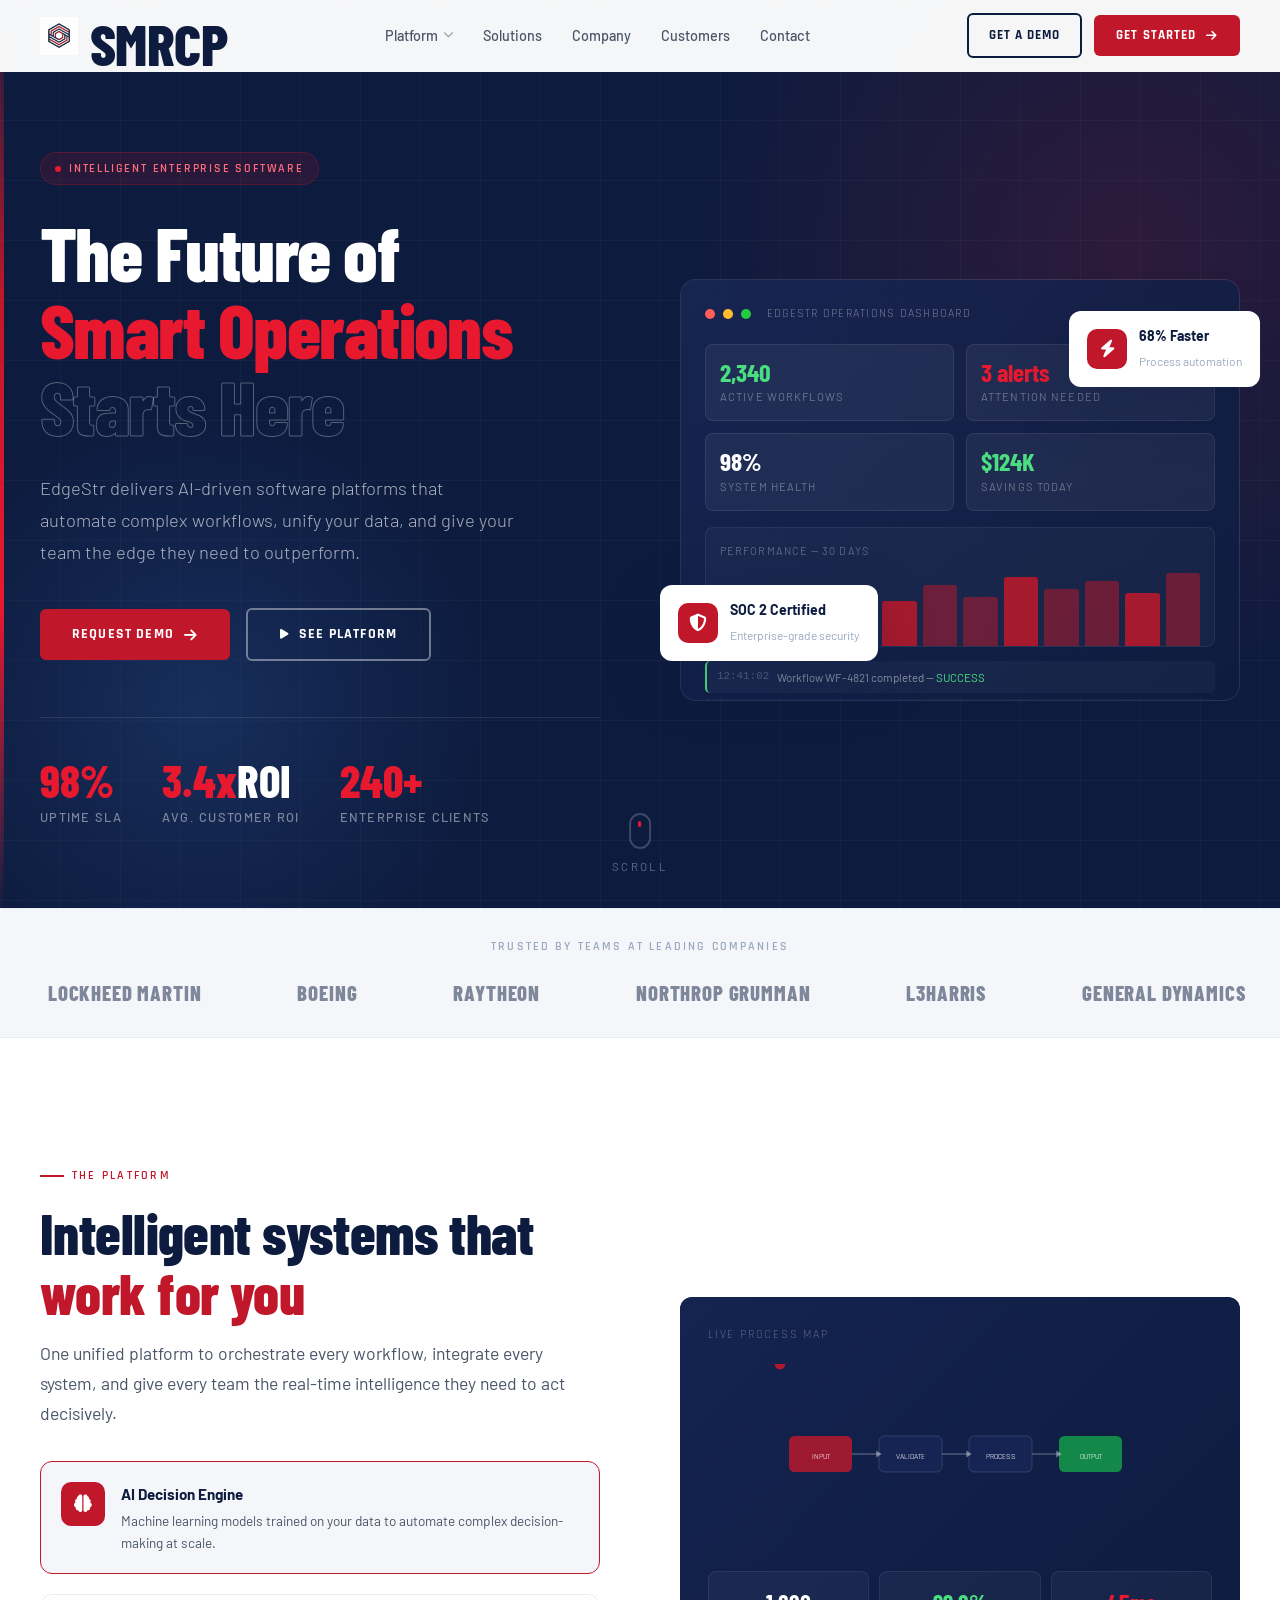
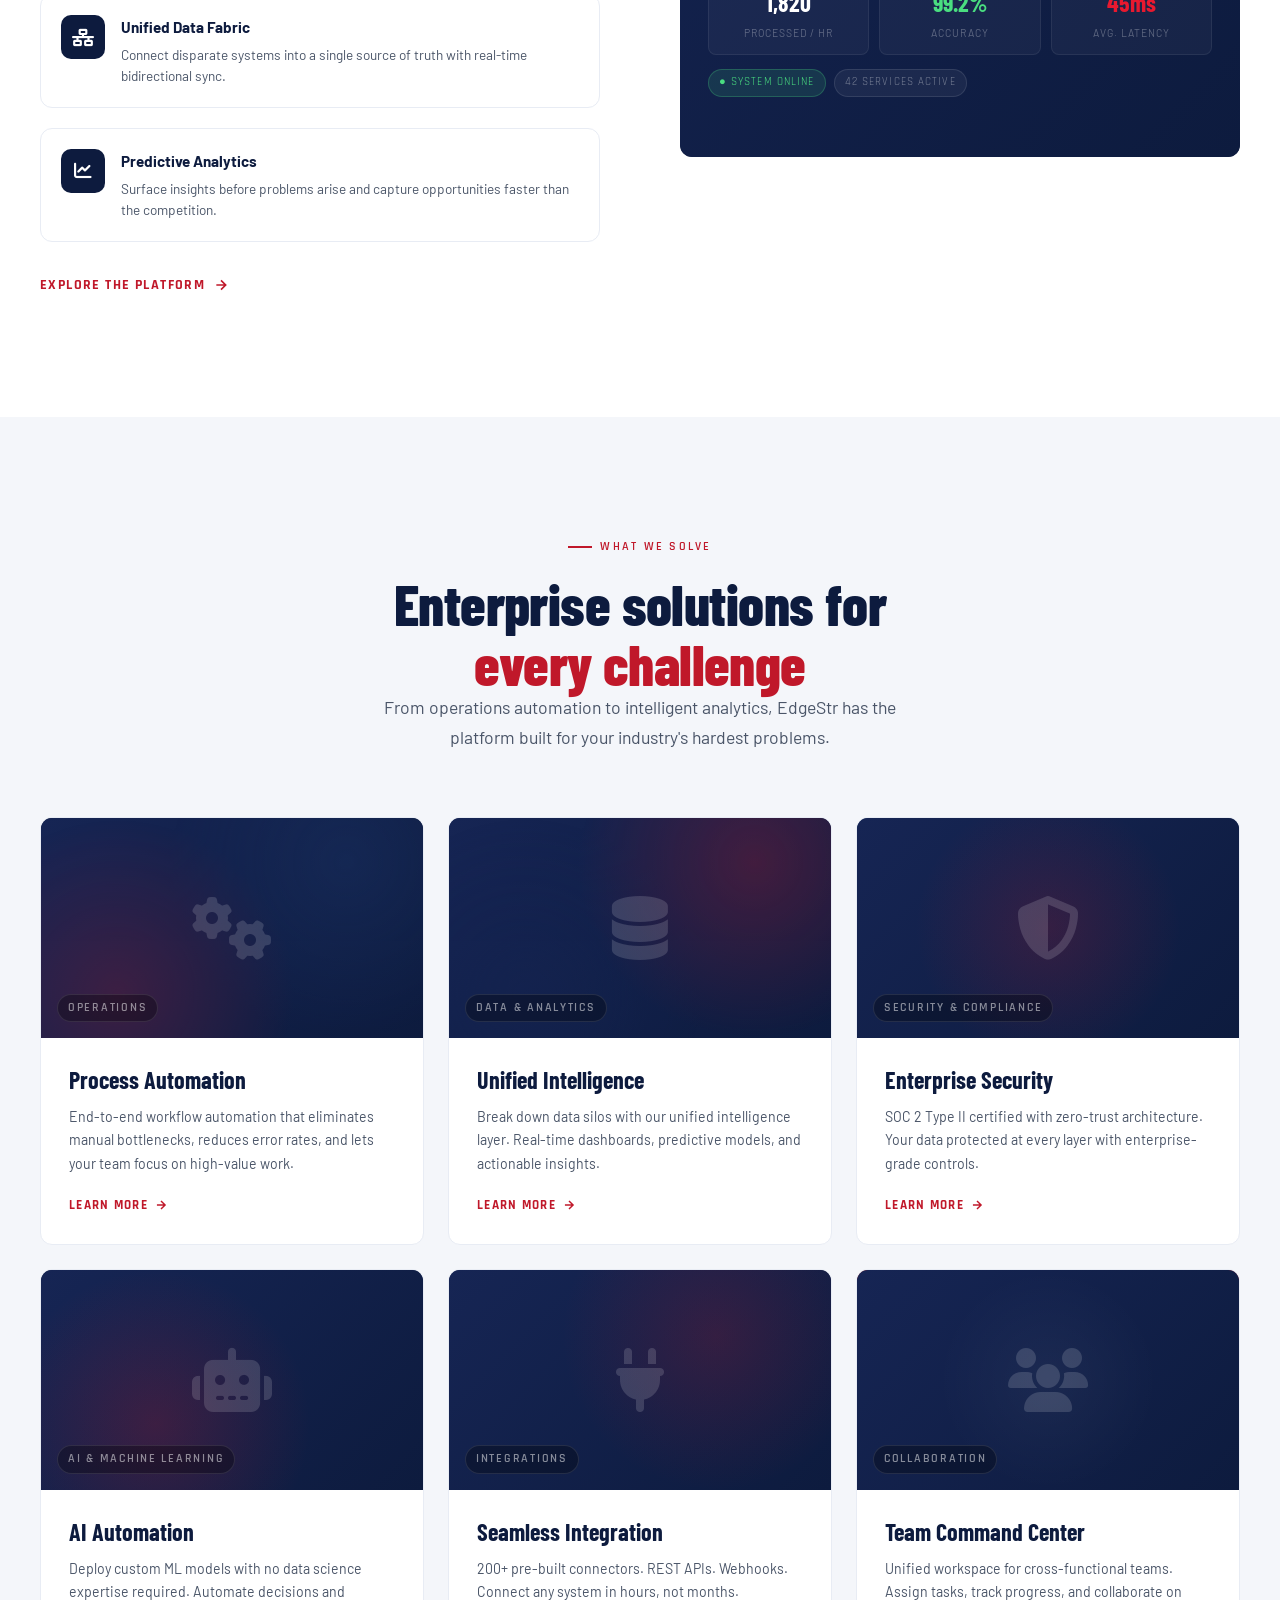
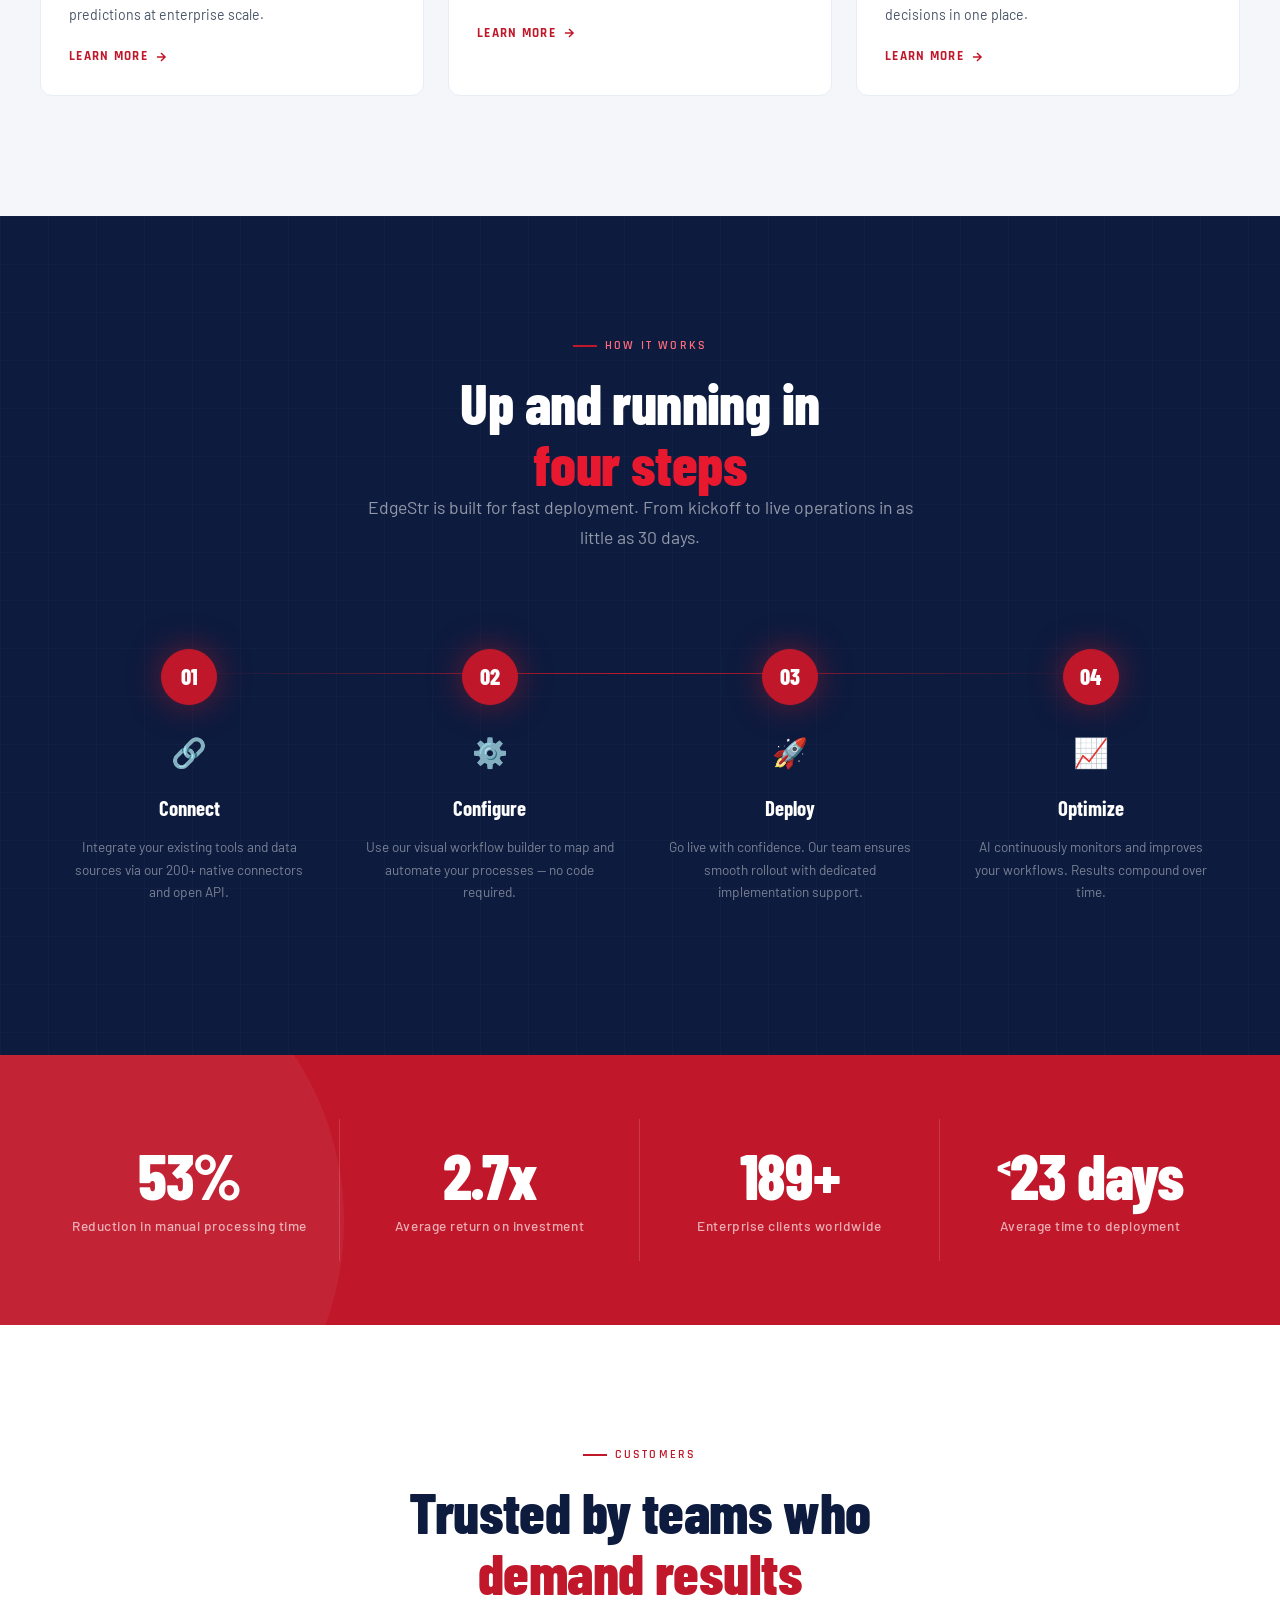
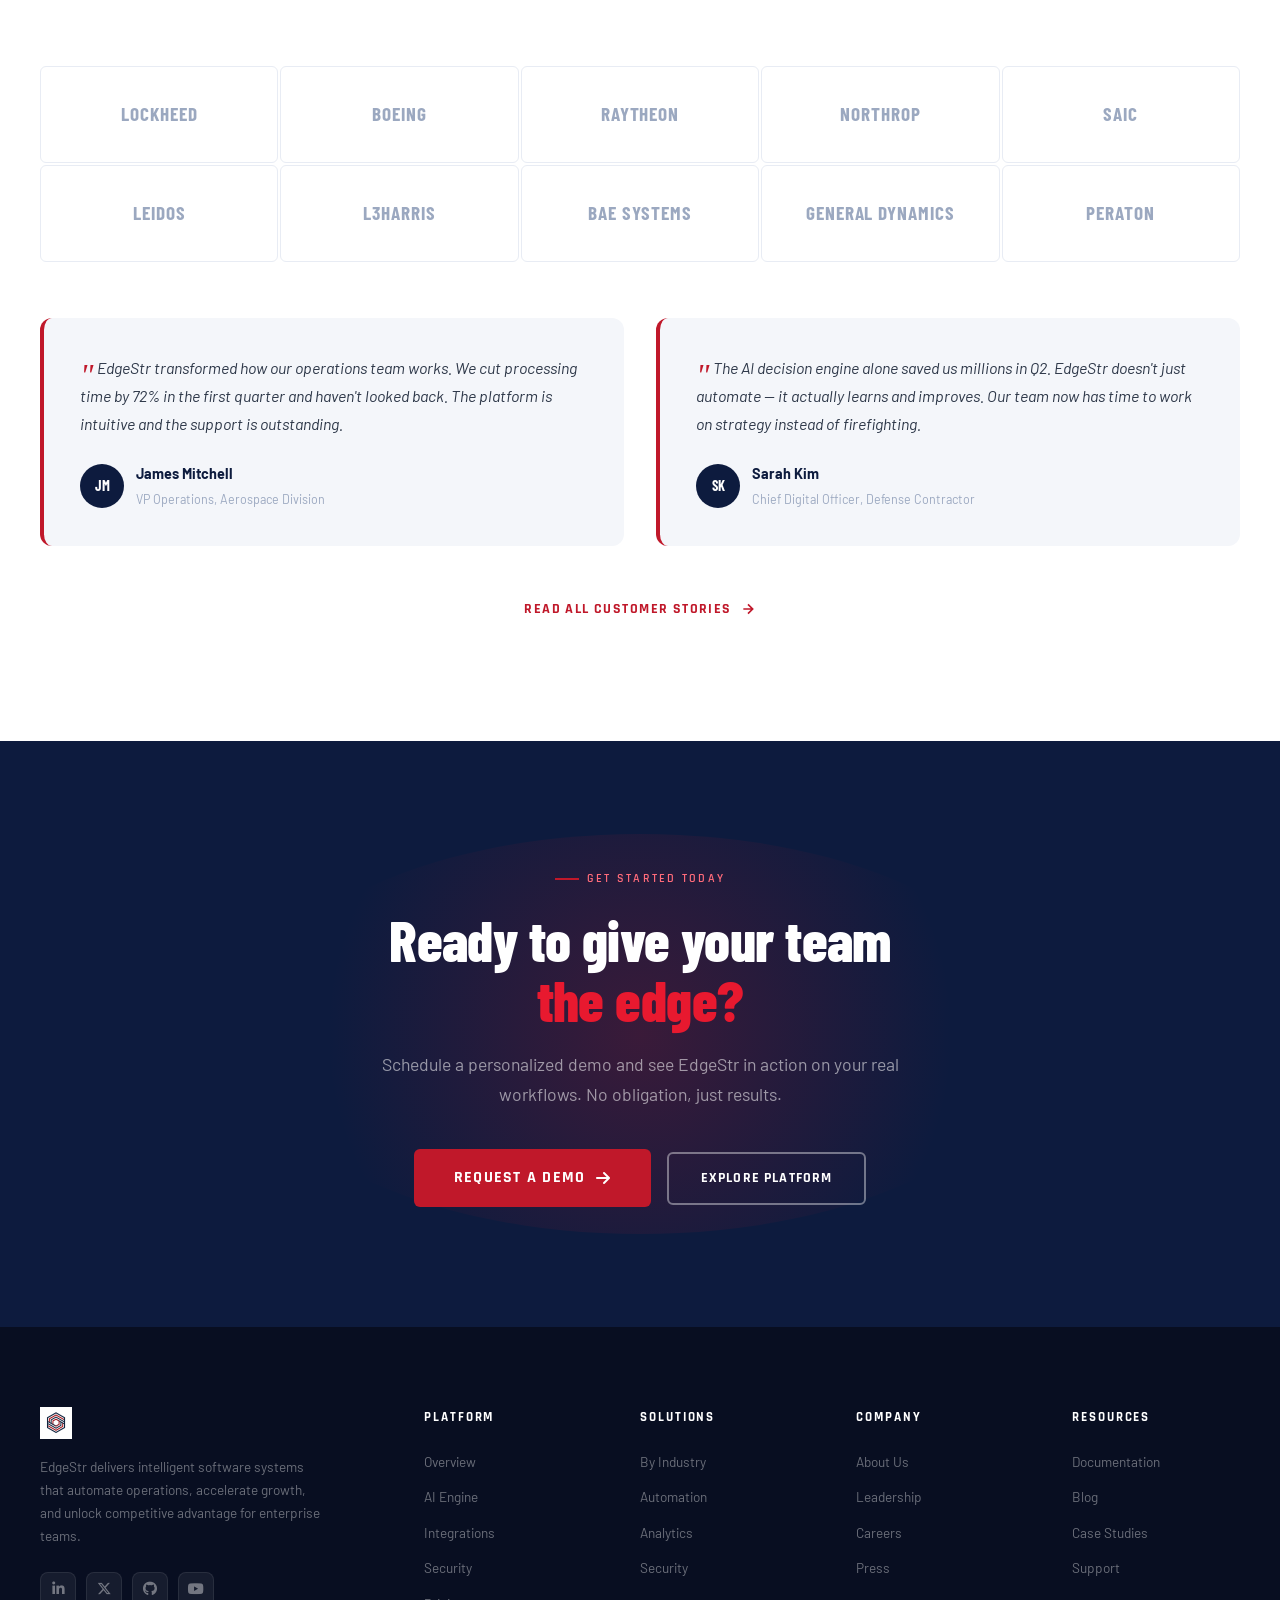
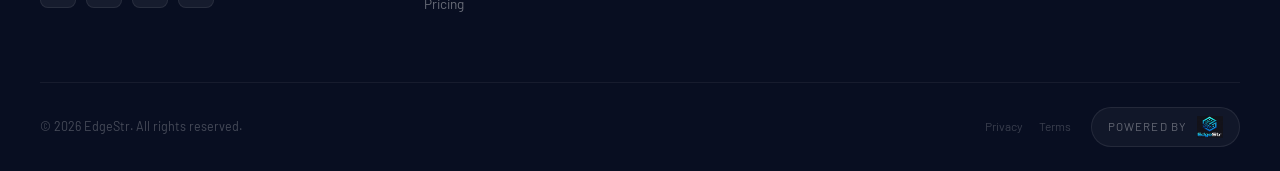
<file: website/index.html>
<!DOCTYPE html>
<html lang="en">
<head>
  <meta charset="UTF-8" />
  <meta name="viewport" content="width=device-width, initial-scale=1.0" />
  <title>EdgeStr — Intelligent Software Solutions</title>
  <meta name="description" content="EdgeStr empowers enterprises with intelligent software systems that automate operations, accelerate growth, and unlock competitive advantage." />
  <link rel="stylesheet" href="main.css" />
  <!-- Icons via CDN -->
  <link rel="stylesheet" href="https://cdnjs.cloudflare.com/ajax/libs/font-awesome/6.5.0/css/all.min.css" />
</head>
<body>

<!-- ═══════════════════════════════════════════════════════════
     NAVIGATION
═══════════════════════════════════════════════════════════ -->
<nav id="navbar">
  <div class="nav-inner">
    <a href="index.html" class="nav-logo">
      <img src="webpages/assets/testlogo.png" alt="EdgeStr" />
      <h2 class="section-heading mt-16">SMRCP<br/></h2>
    </a>

    <div class="nav-links">
      <div class="nav-dropdown">
        <button class="nav-dropdown-toggle">
          Platform <i class="fa-solid fa-chevron-down" style="font-size:0.65rem;opacity:0.5;"></i>
        </button>
        <div class="dropdown-menu">
          <a href="webpages/platform.html">
            <div class="dm-icon"><i class="fa-solid fa-microchip"></i></div>
            <div class="dm-text"><strong>Core Platform</strong><span>AI-powered automation engine</span></div>
          </a>
          <a href="webpages/solutions.html">
            <div class="dm-icon"><i class="fa-solid fa-layer-group"></i></div>
            <div class="dm-text"><strong>Solutions</strong><span>Industry-specific deployments</span></div>
          </a>
          <a href="webpages/platform.html#integrations">
            <div class="dm-icon"><i class="fa-solid fa-plug"></i></div>
            <div class="dm-text"><strong>Integrations</strong><span>Connect your stack</span></div>
          </a>
        </div>
      </div>
      <a href="webpages/solutions.html">Solutions</a>
      <a href="webpages/company.html">Company</a>
      <a href="webpages/customers.html">Customers</a>
      <a href="webpages/contact.html">Contact</a>
    </div>

    <div class="nav-cta">
      <a href="webpages/contact.html" class="btn-secondary" style="padding:10px 20px;font-size:0.82rem;">Get a Demo</a>
      <a href="webpages/contact.html" class="btn-primary">
        Get Started <i class="fa-solid fa-arrow-right" style="font-size:0.75rem;"></i>
      </a>
    </div>

    <div class="nav-hamburger" id="hamburger">
      <span></span><span></span><span></span>
    </div>
  </div>
</nav>

<!-- Mobile menu -->
<div class="mobile-menu" id="mobile-menu">
  <a href="webpages/platform.html">Platform</a>
  <a href="webpages/solutions.html">Solutions</a>
  <a href="webpages/company.html">Company</a>
  <a href="webpages/customers.html">Customers</a>
  <a href="webpages/contact.html">Contact</a>
  <a href="webpages/contact.html" class="btn-primary" style="margin-top:16px;">Get Started →</a>
</div>

<!-- ═══════════════════════════════════════════════════════════
     HERO
═══════════════════════════════════════════════════════════ -->
<section id="hero">
  <div class="hero-grid"></div>
  <div class="hero-particles"></div>
  <div class="hero-glow"></div>
  <div class="hero-glow-2"></div>
  <div class="hero-accent-bar"></div>

  <div class="hero-inner">
    <div class="hero-content">
      <div class="hero-badge">Intelligent Enterprise Software</div>

      <h1 class="hero-title">
        The Future of<br/>
        <span class="line-red">Smart Operations</span><br/>
        <span class="line-outline">Starts Here</span>
      </h1>

      <p class="hero-desc">
        EdgeStr delivers AI-driven software platforms that automate complex workflows, unify your data, and give your team the edge they need to outperform.
      </p>

      <div class="hero-actions">
        <a href="webpages/contact.html" class="btn-primary">
          Request Demo <i class="fa-solid fa-arrow-right"></i>
        </a>
        <a href="webpages/platform.html" class="btn-outline-white">
          <i class="fa-solid fa-play" style="font-size:0.7rem;"></i> See Platform
        </a>
      </div>

      <div class="hero-stats">
        <div class="stat-item">
          <div class="stat-number"><span data-count="98" data-suffix="%">0%</span></div>
          <div class="stat-label">Uptime SLA</div>
        </div>
        <div class="stat-item">
          <div class="stat-number"><span data-count="3.4" data-suffix="x">0x</span>ROI</div>
          <div class="stat-label">Avg. Customer ROI</div>
        </div>
        <div class="stat-item">
          <div class="stat-number"><span data-count="240" data-suffix="+">0+</span></div>
          <div class="stat-label">Enterprise Clients</div>
        </div>
      </div>
    </div>

    <!-- Hero Visual / Dashboard -->
    <div class="hero-visual reveal-right">
      <div class="hero-visual-card">
        <div class="circuit-canvas">
          <!-- Animated dashboard mockup -->
          <div class="dashboard-anim">
            <div class="dash-header">
              <div class="dash-dot red"></div>
              <div class="dash-dot yellow"></div>
              <div class="dash-dot green"></div>
              <div class="dash-title">EdgeStr Operations Dashboard</div>
            </div>

            <div class="dash-grid">
              <div class="dash-metric">
                <div class="dash-metric-val green live-metric" data-base="2340" data-range="50" data-prefix="" data-suffix="">2,340</div>
                <div class="dash-metric-label">Active Workflows</div>
              </div>
              <div class="dash-metric">
                <div class="dash-metric-val red live-metric" data-base="3" data-range="5" data-prefix="" data-suffix=" alerts">3 alerts</div>
                <div class="dash-metric-label">Attention Needed</div>
              </div>
              <div class="dash-metric">
                <div class="dash-metric-val live-metric" data-base="98" data-range="2" data-prefix="" data-suffix="%">98%</div>
                <div class="dash-metric-label">System Health</div>
              </div>
              <div class="dash-metric">
                <div class="dash-metric-val green live-metric" data-base="124" data-range="20" data-prefix="$" data-suffix="K">$124K</div>
                <div class="dash-metric-label">Savings Today</div>
              </div>
            </div>

            <div class="dash-chart">
              <div style="font-size:0.68rem;color:rgba(255,255,255,0.3);letter-spacing:0.1em;text-transform:uppercase;margin-bottom:10px;">Performance — 30 days</div>
              <div class="chart-bars">
                <div class="chart-bar" style="--h:45%;"></div>
                <div class="chart-bar" style="--h:62%;"></div>
                <div class="chart-bar" style="--h:55%;"></div>
                <div class="chart-bar" style="--h:78%;"></div>
                <div class="chart-bar accent" style="--h:70%;"></div>
                <div class="chart-bar" style="--h:88%;"></div>
                <div class="chart-bar" style="--h:75%;"></div>
                <div class="chart-bar accent" style="--h:95%;"></div>
                <div class="chart-bar" style="--h:82%;"></div>
                <div class="chart-bar" style="--h:90%;"></div>
                <div class="chart-bar accent" style="--h:100%;"></div>
                <div class="chart-bar" style="--h:92%;"></div>
              </div>
            </div>

            <!-- Live data stream -->
            <div style="margin-top:14px;display:flex;flex-direction:column;gap:6px;">
              <div style="display:flex;align-items:center;gap:8px;padding:7px 10px;background:rgba(255,255,255,0.03);border-radius:5px;border-left:2px solid #4ADE80;">
                <span style="font-size:0.68rem;color:rgba(255,255,255,0.25);font-family:monospace;">12:41:02</span>
                <span style="font-size:0.72rem;color:rgba(255,255,255,0.5);">Workflow WF-4821 completed — <span style="color:#4ADE80;">SUCCESS</span></span>
              </div>
              <div style="display:flex;align-items:center;gap:8px;padding:7px 10px;background:rgba(255,255,255,0.03);border-radius:5px;border-left:2px solid var(--red);">
                <span style="font-size:0.68rem;color:rgba(255,255,255,0.25);font-family:monospace;">12:40:55</span>
                <span style="font-size:0.72rem;color:rgba(255,255,255,0.5);">Alert triggered — Process PRC-019 — <span style="color:#FF6B7A;">REVIEW</span></span>
              </div>
              <div style="display:flex;align-items:center;gap:8px;padding:7px 10px;background:rgba(255,255,255,0.03);border-radius:5px;border-left:2px solid rgba(255,255,255,0.15);">
                <span style="font-size:0.68rem;color:rgba(255,255,255,0.25);font-family:monospace;">12:40:49</span>
                <span style="font-size:0.72rem;color:rgba(255,255,255,0.5);">Data sync completed — 2,841 records updated</span>
              </div>
            </div>
          </div>
        </div>
      </div>

      <!-- Floating cards -->
      <div class="hero-float-card card-1">
        <div class="float-card-icon"><i class="fa-solid fa-bolt"></i></div>
        <div class="float-card-text">
          <strong>68% Faster</strong>
          <span>Process automation</span>
        </div>
      </div>
      <div class="hero-float-card card-2">
        <div class="float-card-icon"><i class="fa-solid fa-shield-halved"></i></div>
        <div class="float-card-text">
          <strong>SOC 2 Certified</strong>
          <span>Enterprise-grade security</span>
        </div>
      </div>
    </div>
  </div>

  <div class="hero-scroll" onclick="document.getElementById('logos-bar').scrollIntoView({behavior:'smooth'})">
    <div class="scroll-mouse"></div>
    <span>Scroll</span>
  </div>
</section>

<!-- ═══════════════════════════════════════════════════════════
     PARTNER LOGOS TICKER
═══════════════════════════════════════════════════════════ -->
<div class="logos-section" id="logos-bar">
  <p class="logos-label">Trusted by teams at leading companies</p>
  <div class="logos-track" id="logos-track">
    <!-- duplicated for infinite scroll -->
    <div class="logo-item">Lockheed Martin</div>
    <div class="logo-item">Boeing</div>
    <div class="logo-item">Raytheon</div>
    <div class="logo-item">Northrop Grumman</div>
    <div class="logo-item">L3Harris</div>
    <div class="logo-item">General Dynamics</div>
    <div class="logo-item">SAIC</div>
    <div class="logo-item">Leidos</div>
    <div class="logo-item">BAE Systems</div>
    <div class="logo-item">Lockheed Martin</div>
    <div class="logo-item">Boeing</div>
    <div class="logo-item">Raytheon</div>
    <div class="logo-item">Northrop Grumman</div>
    <div class="logo-item">L3Harris</div>
    <div class="logo-item">General Dynamics</div>
    <div class="logo-item">SAIC</div>
    <div class="logo-item">Leidos</div>
    <div class="logo-item">BAE Systems</div>
  </div>
</div>

<!-- ═══════════════════════════════════════════════════════════
     PLATFORM SECTION
═══════════════════════════════════════════════════════════ -->
<section id="platform">
  <div class="section-inner">
    <div class="platform-grid">
      <div class="platform-content reveal-left">
        <div class="label-tag">The Platform</div>
        <h2 class="section-heading mt-16">Intelligent systems that<br/><span>work for you</span></h2>
        <p class="section-sub mt-16">
          One unified platform to orchestrate every workflow, integrate every system, and give every team the real-time intelligence they need to act decisively.
        </p>

        <div class="platform-features mt-32">
          <div class="feat-item active">
            <div class="feat-icon"><i class="fa-solid fa-brain"></i></div>
            <div class="feat-body">
              <strong>AI Decision Engine</strong>
              <p>Machine learning models trained on your data to automate complex decision-making at scale.</p>
            </div>
          </div>
          <div class="feat-item">
            <div class="feat-icon"><i class="fa-solid fa-network-wired"></i></div>
            <div class="feat-body">
              <strong>Unified Data Fabric</strong>
              <p>Connect disparate systems into a single source of truth with real-time bidirectional sync.</p>
            </div>
          </div>
          <div class="feat-item">
            <div class="feat-icon"><i class="fa-solid fa-chart-line"></i></div>
            <div class="feat-body">
              <strong>Predictive Analytics</strong>
              <p>Surface insights before problems arise and capture opportunities faster than the competition.</p>
            </div>
          </div>
        </div>

        <a href="webpages/platform.html" class="btn-arrow-link mt-32" style="display:inline-flex;">
          Explore the Platform
          <svg width="16" height="16" viewBox="0 0 24 24" fill="none" stroke="currentColor" stroke-width="2.5"><path d="M5 12h14M12 5l7 7-7 7"/></svg>
        </a>
      </div>

      <div class="platform-visual reveal-right">
        <div class="circuit-canvas" style="min-height:460px;border-radius:12px;overflow:hidden;">
          <div class="dashboard-anim" style="padding:28px;">
            <!-- Process flow visualization -->
            <div style="font-family:'Rajdhani',sans-serif;font-size:0.75rem;color:rgba(255,255,255,0.3);letter-spacing:0.15em;text-transform:uppercase;margin-bottom:20px;">Live Process Map</div>
            <!-- SVG process flow -->
            <svg viewBox="0 0 400 200" width="100%" style="max-height:180px;">
              <!-- Nodes -->
              <rect x="10" y="80" width="70" height="40" rx="6" fill="rgba(192,24,42,0.8)" />
              <text x="45" y="105" text-anchor="middle" fill="white" font-size="9" font-family="Rajdhani">INPUT</text>
              <rect x="110" y="80" width="70" height="40" rx="6" fill="rgba(22,37,84,0.9)" stroke="rgba(255,255,255,0.15)" stroke-width="1"/>
              <text x="145" y="105" text-anchor="middle" fill="white" font-size="9" font-family="Rajdhani">VALIDATE</text>
              <rect x="210" y="80" width="70" height="40" rx="6" fill="rgba(22,37,84,0.9)" stroke="rgba(255,255,255,0.15)" stroke-width="1"/>
              <text x="245" y="105" text-anchor="middle" fill="white" font-size="9" font-family="Rajdhani">PROCESS</text>
              <rect x="310" y="80" width="70" height="40" rx="6" fill="rgba(22, 163, 74, 0.8)" />
              <text x="345" y="105" text-anchor="middle" fill="white" font-size="9" font-family="Rajdhani">OUTPUT</text>
              <!-- Connector lines -->
              <line x1="80" y1="100" x2="110" y2="100" stroke="rgba(255,255,255,0.25)" stroke-width="1.5"/>
              <polygon points="107,96 113,100 107,104" fill="rgba(255,255,255,0.4)"/>
              <line x1="180" y1="100" x2="210" y2="100" stroke="rgba(255,255,255,0.25)" stroke-width="1.5"/>
              <polygon points="207,96 213,100 207,104" fill="rgba(255,255,255,0.4)"/>
              <line x1="280" y1="100" x2="310" y2="100" stroke="rgba(255,255,255,0.25)" stroke-width="1.5"/>
              <polygon points="307,96 313,100 307,104" fill="rgba(255,255,255,0.4)"/>
              <!-- Animated pulse -->
              <circle r="6" fill="var(--red)" opacity="0.9">
                <animateMotion dur="3s" repeatCount="indefinite">
                  <mpath>
                    <path d="M 80,100 L 380,100" />
                  </mpath>
                </animateMotion>
              </circle>
            </svg>

            <div style="margin-top:20px;">
              <div style="display:grid;grid-template-columns:1fr 1fr 1fr;gap:10px;">
                <div style="background:rgba(255,255,255,0.04);border:1px solid rgba(255,255,255,0.07);border-radius:8px;padding:12px;text-align:center;">
                  <div style="font-family:'Barlow Condensed',sans-serif;font-weight:700;font-size:1.5rem;color:white;" class="live-metric" data-base="1820" data-range="30">1,820</div>
                  <div style="font-size:0.65rem;color:rgba(255,255,255,0.3);text-transform:uppercase;letter-spacing:0.1em;margin-top:3px;">Processed / hr</div>
                </div>
                <div style="background:rgba(255,255,255,0.04);border:1px solid rgba(255,255,255,0.07);border-radius:8px;padding:12px;text-align:center;">
                  <div style="font-family:'Barlow Condensed',sans-serif;font-weight:700;font-size:1.5rem;color:#4ADE80;">99.2%</div>
                  <div style="font-size:0.65rem;color:rgba(255,255,255,0.3);text-transform:uppercase;letter-spacing:0.1em;margin-top:3px;">Accuracy</div>
                </div>
                <div style="background:rgba(255,255,255,0.04);border:1px solid rgba(255,255,255,0.07);border-radius:8px;padding:12px;text-align:center;">
                  <div style="font-family:'Barlow Condensed',sans-serif;font-weight:700;font-size:1.5rem;color:var(--red-bright);" class="live-metric" data-base="45" data-range="20" data-suffix="ms">45ms</div>
                  <div style="font-size:0.65rem;color:rgba(255,255,255,0.3);text-transform:uppercase;letter-spacing:0.1em;margin-top:3px;">Avg. Latency</div>
                </div>
              </div>
            </div>

            <div style="margin-top:14px;display:flex;gap:8px;flex-wrap:wrap;">
              <span style="background:rgba(74,222,128,0.12);border:1px solid rgba(74,222,128,0.25);color:#4ADE80;font-size:0.7rem;font-family:'Rajdhani',sans-serif;letter-spacing:0.1em;text-transform:uppercase;padding:4px 10px;border-radius:100px;">● System Online</span>
              <span style="background:rgba(255,255,255,0.05);border:1px solid rgba(255,255,255,0.1);color:rgba(255,255,255,0.4);font-size:0.7rem;font-family:'Rajdhani',sans-serif;letter-spacing:0.1em;text-transform:uppercase;padding:4px 10px;border-radius:100px;">42 Services Active</span>
            </div>
          </div>
        </div>
      </div>
    </div>
  </div>
</section>

<!-- ═══════════════════════════════════════════════════════════
     SOLUTIONS / SMART CARDS
═══════════════════════════════════════════════════════════ -->
<section id="solutions">
  <div class="section-inner">
    <div class="section-header centered reveal">
      <div class="label-tag">What We Solve</div>
      <h2 class="section-heading mt-16">Enterprise solutions for<br/><span>every challenge</span></h2>
      <p class="section-sub mt-16">From operations automation to intelligent analytics, EdgeStr has the platform built for your industry's hardest problems.</p>
    </div>

    <div class="cards-grid">

      <div class="smart-card reveal delay-1">
        <div class="smart-card-visual">
          <div class="animated-bg"></div>
          <div class="card-icon-big"><i class="fa-solid fa-gears"></i></div>
          <div class="card-label-overlay">Operations</div>
        </div>
        <div class="smart-card-body">
          <div class="smart-card-title">Process Automation</div>
          <p class="smart-card-desc">End-to-end workflow automation that eliminates manual bottlenecks, reduces error rates, and lets your team focus on high-value work.</p>
          <a href="webpages/solutions.html" class="smart-card-link">
            Learn More
            <svg width="14" height="14" viewBox="0 0 24 24" fill="none" stroke="currentColor" stroke-width="2.5"><path d="M5 12h14M12 5l7 7-7 7"/></svg>
          </a>
        </div>
      </div>

      <div class="smart-card reveal delay-2">
        <div class="smart-card-visual" style="background:linear-gradient(135deg,#162554,#0D1B3E);">
          <div class="animated-bg" style="background:radial-gradient(circle at 80% 20%, rgba(192,24,42,0.7) 0%,transparent 50%),radial-gradient(circle at 20% 80%,rgba(22,37,84,0.9) 0%,transparent 50%);"></div>
          <div class="card-icon-big"><i class="fa-solid fa-database"></i></div>
          <div class="card-label-overlay">Data & Analytics</div>
        </div>
        <div class="smart-card-body">
          <div class="smart-card-title">Unified Intelligence</div>
          <p class="smart-card-desc">Break down data silos with our unified intelligence layer. Real-time dashboards, predictive models, and actionable insights.</p>
          <a href="webpages/solutions.html" class="smart-card-link">
            Learn More
            <svg width="14" height="14" viewBox="0 0 24 24" fill="none" stroke="currentColor" stroke-width="2.5"><path d="M5 12h14M12 5l7 7-7 7"/></svg>
          </a>
        </div>
      </div>

      <div class="smart-card reveal delay-3">
        <div class="smart-card-visual" style="background:linear-gradient(135deg,#1E3A6E,#162554);">
          <div class="animated-bg" style="background:radial-gradient(circle at 50% 50%,rgba(192,24,42,0.5) 0%,transparent 60%);"></div>
          <div class="card-icon-big"><i class="fa-solid fa-shield-halved"></i></div>
          <div class="card-label-overlay">Security & Compliance</div>
        </div>
        <div class="smart-card-body">
          <div class="smart-card-title">Enterprise Security</div>
          <p class="smart-card-desc">SOC 2 Type II certified with zero-trust architecture. Your data protected at every layer with enterprise-grade controls.</p>
          <a href="webpages/solutions.html" class="smart-card-link">
            Learn More
            <svg width="14" height="14" viewBox="0 0 24 24" fill="none" stroke="currentColor" stroke-width="2.5"><path d="M5 12h14M12 5l7 7-7 7"/></svg>
          </a>
        </div>
      </div>

      <div class="smart-card reveal delay-1">
        <div class="smart-card-visual" style="background:linear-gradient(135deg,#0D1B3E,#1E3A6E);">
          <div class="animated-bg" style="background:radial-gradient(circle at 30% 70%,rgba(192,24,42,0.6) 0%,transparent 50%);"></div>
          <div class="card-icon-big"><i class="fa-solid fa-robot"></i></div>
          <div class="card-label-overlay">AI & Machine Learning</div>
        </div>
        <div class="smart-card-body">
          <div class="smart-card-title">AI Automation</div>
          <p class="smart-card-desc">Deploy custom ML models with no data science expertise required. Automate decisions and predictions at enterprise scale.</p>
          <a href="webpages/solutions.html" class="smart-card-link">
            Learn More
            <svg width="14" height="14" viewBox="0 0 24 24" fill="none" stroke="currentColor" stroke-width="2.5"><path d="M5 12h14M12 5l7 7-7 7"/></svg>
          </a>
        </div>
      </div>

      <div class="smart-card reveal delay-2">
        <div class="smart-card-visual" style="background:linear-gradient(135deg,#162554,#0D1B3E);">
          <div class="animated-bg" style="background:radial-gradient(circle at 70% 30%,rgba(192,24,42,0.5) 0%,transparent 50%);"></div>
          <div class="card-icon-big"><i class="fa-solid fa-plug"></i></div>
          <div class="card-label-overlay">Integrations</div>
        </div>
        <div class="smart-card-body">
          <div class="smart-card-title">Seamless Integration</div>
          <p class="smart-card-desc">200+ pre-built connectors. REST APIs. Webhooks. Connect any system in hours, not months.</p>
          <a href="webpages/solutions.html" class="smart-card-link">
            Learn More
            <svg width="14" height="14" viewBox="0 0 24 24" fill="none" stroke="currentColor" stroke-width="2.5"><path d="M5 12h14M12 5l7 7-7 7"/></svg>
          </a>
        </div>
      </div>

      <div class="smart-card reveal delay-3">
        <div class="smart-card-visual" style="background:linear-gradient(135deg,#8B1020,#C0182A,#0D1B3E);">
          <div class="animated-bg" style="background:radial-gradient(circle at 50% 50%,rgba(255,255,255,0.1) 0%,transparent 50%);"></div>
          <div class="card-icon-big"><i class="fa-solid fa-users"></i></div>
          <div class="card-label-overlay">Collaboration</div>
        </div>
        <div class="smart-card-body">
          <div class="smart-card-title">Team Command Center</div>
          <p class="smart-card-desc">Unified workspace for cross-functional teams. Assign tasks, track progress, and collaborate on decisions in one place.</p>
          <a href="webpages/solutions.html" class="smart-card-link">
            Learn More
            <svg width="14" height="14" viewBox="0 0 24 24" fill="none" stroke="currentColor" stroke-width="2.5"><path d="M5 12h14M12 5l7 7-7 7"/></svg>
          </a>
        </div>
      </div>

    </div>
  </div>
</section>

<!-- ═══════════════════════════════════════════════════════════
     HOW IT WORKS
═══════════════════════════════════════════════════════════ -->
<section id="how-it-works">
  <div class="section-inner">
    <div class="section-header centered reveal">
      <div class="label-tag" style="color:#FF6B7A;">How It Works</div>
      <h2 class="section-heading mt-16">Up and running in<br/><span style="color:var(--red-bright);">four steps</span></h2>
      <p class="section-sub mt-16">EdgeStr is built for fast deployment. From kickoff to live operations in as little as 30 days.</p>
    </div>

    <div class="process-steps">
      <div class="process-step reveal delay-1">
        <div class="step-num">01</div>
        <div class="step-icon">🔗</div>
        <div class="step-title">Connect</div>
        <p class="step-desc">Integrate your existing tools and data sources via our 200+ native connectors and open API.</p>
      </div>
      <div class="process-step reveal delay-2">
        <div class="step-num">02</div>
        <div class="step-icon">⚙️</div>
        <div class="step-title">Configure</div>
        <p class="step-desc">Use our visual workflow builder to map and automate your processes — no code required.</p>
      </div>
      <div class="process-step reveal delay-3">
        <div class="step-num">03</div>
        <div class="step-icon">🚀</div>
        <div class="step-title">Deploy</div>
        <p class="step-desc">Go live with confidence. Our team ensures smooth rollout with dedicated implementation support.</p>
      </div>
      <div class="process-step reveal delay-4">
        <div class="step-num">04</div>
        <div class="step-icon">📈</div>
        <div class="step-title">Optimize</div>
        <p class="step-desc">AI continuously monitors and improves your workflows. Results compound over time.</p>
      </div>
    </div>
  </div>
</section>

<!-- ═══════════════════════════════════════════════════════════
     STATS BANNER
═══════════════════════════════════════════════════════════ -->
<section id="stats-banner">
  <div class="section-inner">
    <div class="stats-grid">
      <div class="stat-block reveal delay-1">
        <div class="stat-big"><span data-count="68" data-suffix="%">0%</span></div>
        <div class="stat-desc">Reduction in manual processing time</div>
      </div>
      <div class="stat-block reveal delay-2">
        <div class="stat-big"><span data-count="3.4" data-suffix="x">0x</span></div>
        <div class="stat-desc">Average return on investment</div>
      </div>
      <div class="stat-block reveal delay-3">
        <div class="stat-big"><span data-count="240" data-suffix="+">0+</span></div>
        <div class="stat-desc">Enterprise clients worldwide</div>
      </div>
      <div class="stat-block reveal delay-4">
        <div class="stat-big"><sup>&lt;</sup><span data-count="30" data-suffix=" days">0 days</span></div>
        <div class="stat-desc">Average time to deployment</div>
      </div>
    </div>
  </div>
</section>

<!-- ═══════════════════════════════════════════════════════════
     CUSTOMERS / TESTIMONIALS
═══════════════════════════════════════════════════════════ -->
<section id="customers">
  <div class="section-inner">
    <div class="section-header centered reveal">
      <div class="label-tag">Customers</div>
      <h2 class="section-heading mt-16">Trusted by teams who<br/><span>demand results</span></h2>
    </div>

    <div class="customer-logos-grid reveal">
      <div class="customer-logo-item">Lockheed</div>
      <div class="customer-logo-item">Boeing</div>
      <div class="customer-logo-item">Raytheon</div>
      <div class="customer-logo-item">Northrop</div>
      <div class="customer-logo-item">SAIC</div>
      <div class="customer-logo-item">Leidos</div>
      <div class="customer-logo-item">L3Harris</div>
      <div class="customer-logo-item">BAE Systems</div>
      <div class="customer-logo-item">General Dynamics</div>
      <div class="customer-logo-item">Peraton</div>
    </div>

    <div class="testimonial-row">
      <div class="testimonial-card reveal delay-1">
        <p class="quote-text">EdgeStr transformed how our operations team works. We cut processing time by 72% in the first quarter and haven't looked back. The platform is intuitive and the support is outstanding.</p>
        <div class="quote-author">
          <div class="author-avatar">JM</div>
          <div class="author-info">
            <strong>James Mitchell</strong>
            <span>VP Operations, Aerospace Division</span>
          </div>
        </div>
      </div>
      <div class="testimonial-card reveal delay-2">
        <p class="quote-text">The AI decision engine alone saved us millions in Q2. EdgeStr doesn't just automate — it actually learns and improves. Our team now has time to work on strategy instead of firefighting.</p>
        <div class="quote-author">
          <div class="author-avatar">SK</div>
          <div class="author-info">
            <strong>Sarah Kim</strong>
            <span>Chief Digital Officer, Defense Contractor</span>
          </div>
        </div>
      </div>
    </div>

    <div style="text-align:center;margin-top:48px;">
      <a href="webpages/customers.html" class="btn-arrow-link" style="justify-content:center;">
        Read All Customer Stories
        <svg width="16" height="16" viewBox="0 0 24 24" fill="none" stroke="currentColor" stroke-width="2.5"><path d="M5 12h14M12 5l7 7-7 7"/></svg>
      </a>
    </div>
  </div>
</section>

<!-- ═══════════════════════════════════════════════════════════
     CTA SECTION
═══════════════════════════════════════════════════════════ -->
<section id="cta-section">
  <div class="cta-glow"></div>
  <div class="section-inner" style="position:relative;z-index:2;">
    <div class="reveal">
      <div class="label-tag" style="color:#FF6B7A;justify-content:center;margin-bottom:20px;">Get Started Today</div>
      <h2 class="section-heading" style="color:var(--white);text-align:center;">Ready to give your team<br/><span style="color:var(--red-bright);">the edge?</span></h2>
      <p class="section-sub" style="color:rgba(255,255,255,0.55);text-align:center;margin:20px auto 40px;">Schedule a personalized demo and see EdgeStr in action on your real workflows. No obligation, just results.</p>

      <div class="cta-buttons">
        <a href="webpages/contact.html" class="btn-primary" style="font-size:1rem;padding:16px 40px;">
          Request a Demo <i class="fa-solid fa-arrow-right"></i>
        </a>
        <a href="webpages/platform.html" class="btn-outline-white">
          Explore Platform
        </a>
      </div>
    </div>
  </div>
</section>

<!-- ═══════════════════════════════════════════════════════════
     FOOTER
═══════════════════════════════════════════════════════════ -->
<footer id="footer">
  <div class="footer-inner">
    <div class="footer-top">
      <div class="footer-brand">
        <div class="footer-logo">
          <img src="webpages/assets/testlogo.png" alt="EdgeStr" />
        </div>
        <p class="footer-desc">EdgeStr delivers intelligent software systems that automate operations, accelerate growth, and unlock competitive advantage for enterprise teams.</p>
        <div class="footer-socials">
          <a href="#" class="social-btn"><i class="fab fa-linkedin-in"></i></a>
          <a href="#" class="social-btn"><i class="fab fa-x-twitter"></i></a>
          <a href="#" class="social-btn"><i class="fab fa-github"></i></a>
          <a href="#" class="social-btn"><i class="fab fa-youtube"></i></a>
        </div>
      </div>

      <div class="footer-col">
        <h4>Platform</h4>
        <ul>
          <li><a href="webpages/platform.html">Overview</a></li>
          <li><a href="webpages/platform.html#ai-engine">AI Engine</a></li>
          <li><a href="webpages/platform.html#integrations">Integrations</a></li>
          <li><a href="webpages/platform.html#security">Security</a></li>
          <li><a href="webpages/platform.html#pricing">Pricing</a></li>
        </ul>
      </div>

      <div class="footer-col">
        <h4>Solutions</h4>
        <ul>
          <li><a href="webpages/solutions.html">By Industry</a></li>
          <li><a href="webpages/solutions.html">Automation</a></li>
          <li><a href="webpages/solutions.html">Analytics</a></li>
          <li><a href="webpages/solutions.html">Security</a></li>
        </ul>
      </div>

      <div class="footer-col">
        <h4>Company</h4>
        <ul>
          <li><a href="webpages/company.html">About Us</a></li>
          <li><a href="webpages/company.html#leadership">Leadership</a></li>
          <li><a href="webpages/company.html#careers">Careers</a></li>
          <li><a href="webpages/company.html#press">Press</a></li>
        </ul>
      </div>

      <div class="footer-col">
        <h4>Resources</h4>
        <ul>
          <li><a href="#">Documentation</a></li>
          <li><a href="#">Blog</a></li>
          <li><a href="webpages/customers.html">Case Studies</a></li>
          <li><a href="webpages/contact.html">Support</a></li>
        </ul>
      </div>
    </div>

    <div class="footer-bottom">
      <span class="footer-copy">© 2026 EdgeStr. All rights reserved.</span>

      <!-- Powered by EdgeStar badge -->
      <div style="display:flex;align-items:center;gap:20px;">
        <div style="display:flex;gap:16px;">
          <a href="#" style="font-size:0.75rem;color:rgba(255,255,255,0.2);transition:color 0.2s;" onmouseover="this.style.color='rgba(255,255,255,0.5)'" onmouseout="this.style.color='rgba(255,255,255,0.2)'">Privacy</a>
          <a href="#" style="font-size:0.75rem;color:rgba(255,255,255,0.2);transition:color 0.2s;" onmouseover="this.style.color='rgba(255,255,255,0.5)'" onmouseout="this.style.color='rgba(255,255,255,0.2)'">Terms</a>
        </div>
        <div class="powered-badge">
          <span>Powered by</span>
          <img src="webpages/assets/edgestar.png" alt="EdgeStar" />
        </div>
      </div>
    </div>
  </div>
</footer>

<script src="main.js"></script>
</body>
</html>
</file>
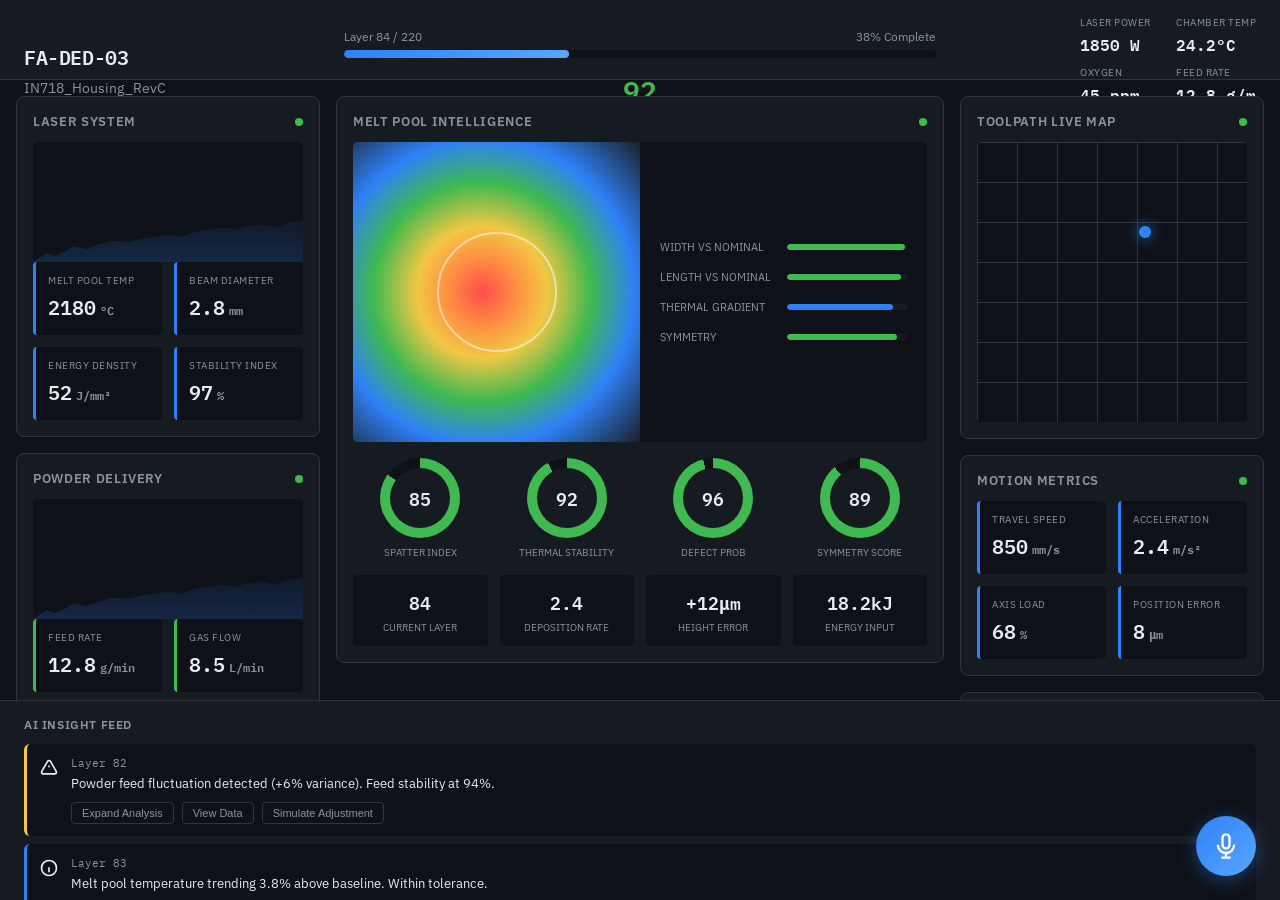
<file: ded-dashboard.html>
<!DOCTYPE html>
<html lang="en">
<head>
  <meta charset="UTF-8">
  <meta name="viewport" content="width=device-width, initial-scale=1.0">
  <title>FormAlloy DED - Live Build Command View</title>
  <link href="https://fonts.googleapis.com/css2?family=IBM+Plex+Mono:wght@400;500;600&family=IBM+Plex+Sans:wght@400;500;600;700&display=swap" rel="stylesheet">
  <style>
    :root {
      --bg-primary: #0E1117;
      --bg-card: #161B22;
      --bg-hover: #1C2128;
      --text-primary: #E6EDF3;
      --text-secondary: #8B949E;
      --accent-blue: #2F81F7;
      --warning: #F2C744;
      --critical: #FF4D4D;
      --success: #3FB950;
      --border: #30363D;
    }

    * {
      margin: 0;
      padding: 0;
      box-sizing: border-box;
    }

    body {
      font-family: 'IBM Plex Sans', sans-serif;
      background: var(--bg-primary);
      color: var(--text-primary);
      overflow: hidden;
      height: 100vh;
    }

    .mono {
      font-family: 'IBM Plex Mono', monospace;
    }

    /* LAYOUT GRID */
    .dashboard {
      display: grid;
      grid-template-rows: 80px 1fr 200px;
      height: 100vh;
      gap: 0;
    }

    /* TOP STATUS BAR */
    .status-bar {
      background: var(--bg-card);
      border-bottom: 1px solid var(--border);
      display: grid;
      grid-template-columns: 3fr 6fr 3fr;
      padding: 16px 24px;
      align-items: center;
      gap: 24px;
    }

    .status-left, .status-center, .status-right {
      display: flex;
      flex-direction: column;
      gap: 6px;
    }

    .status-center {
      align-items: center;
    }

    .status-right {
      align-items: flex-end;
    }

    .machine-id {
      font-size: 20px;
      font-weight: 600;
      color: var(--text-primary);
      letter-spacing: -0.02em;
    }

    .build-name {
      font-size: 14px;
      color: var(--text-secondary);
    }

    .material-tag {
      display: inline-block;
      background: rgba(47, 129, 247, 0.15);
      color: var(--accent-blue);
      padding: 2px 8px;
      border-radius: 4px;
      font-size: 11px;
      font-weight: 500;
      margin-top: 4px;
    }

    .progress-container {
      width: 100%;
      max-width: 600px;
    }

    .progress-label {
      display: flex;
      justify-content: space-between;
      font-size: 12px;
      color: var(--text-secondary);
      margin-bottom: 6px;
    }

    .progress-bar-bg {
      width: 100%;
      height: 8px;
      background: var(--bg-primary);
      border-radius: 4px;
      overflow: hidden;
      position: relative;
    }

    .progress-bar-fill {
      height: 100%;
      background: linear-gradient(90deg, var(--accent-blue), #58A6FF);
      width: 38%;
      border-radius: 4px;
      animation: pulse 2s ease-in-out infinite;
    }

    @keyframes pulse {
      0%, 100% { opacity: 1; }
      50% { opacity: 0.8; }
    }

    .health-score {
      font-size: 28px;
      font-weight: 600;
      color: var(--success);
      margin-top: 4px;
    }

    .live-metrics {
      display: grid;
      grid-template-columns: repeat(2, 1fr);
      gap: 8px 16px;
    }

    .metric-item {
      display: flex;
      flex-direction: column;
      gap: 2px;
    }

    .metric-label {
      font-size: 10px;
      color: var(--text-secondary);
      text-transform: uppercase;
      letter-spacing: 0.05em;
    }

    .metric-value {
      font-size: 16px;
      font-weight: 600;
      color: var(--text-primary);
    }

    .status-badge {
      margin-top: 8px;
      padding: 6px 12px;
      border-radius: 6px;
      font-size: 12px;
      font-weight: 600;
      display: inline-block;
    }

    .status-normal {
      background: rgba(63, 185, 80, 0.15);
      color: var(--success);
    }

    .status-warning {
      background: rgba(242, 199, 68, 0.15);
      color: var(--warning);
    }

    /* MAIN CONTENT GRID */
    .main-grid {
      display: grid;
      grid-template-columns: 3fr 6fr 3fr;
      gap: 16px;
      padding: 16px;
      overflow-y: auto;
      height: calc(100vh - 280px);
    }

    /* CARDS */
    .panel {
      display: flex;
      flex-direction: column;
      gap: 16px;
    }

    .card {
      background: var(--bg-card);
      border: 1px solid var(--border);
      border-radius: 8px;
      padding: 16px;
      transition: border-color 0.2s;
    }

    .card:hover {
      border-color: rgba(47, 129, 247, 0.3);
    }

    .card-header {
      display: flex;
      justify-content: space-between;
      align-items: center;
      margin-bottom: 12px;
    }

    .card-title {
      font-size: 13px;
      font-weight: 600;
      text-transform: uppercase;
      letter-spacing: 0.05em;
      color: var(--text-secondary);
    }

    .card-indicator {
      width: 8px;
      height: 8px;
      border-radius: 50%;
      background: var(--success);
      animation: blink 2s ease-in-out infinite;
    }

    @keyframes blink {
      0%, 100% { opacity: 1; }
      50% { opacity: 0.3; }
    }

    /* CHARTS */
    .chart-container {
      height: 120px;
      background: var(--bg-primary);
      border-radius: 4px;
      position: relative;
      overflow: hidden;
    }

    .chart-line {
      position: absolute;
      bottom: 0;
      left: 0;
      right: 0;
      height: 60%;
      background: linear-gradient(to top, rgba(47, 129, 247, 0.2), transparent);
      border-top: 2px solid var(--accent-blue);
      clip-path: polygon(
        0% 100%, 2% 95%, 5% 88%, 8% 92%, 12% 85%, 
        15% 78%, 20% 82%, 25% 75%, 30% 70%, 35% 72%, 
        40% 68%, 45% 65%, 50% 62%, 55% 65%, 60% 58%, 
        65% 55%, 70% 52%, 75% 55%, 80% 50%, 85% 48%, 
        90% 52%, 95% 45%, 100% 42%, 100% 100%
      );
      animation: chartMove 3s ease-in-out infinite;
    }

    @keyframes chartMove {
      0%, 100% { transform: translateX(0); }
      50% { transform: translateX(-2px); }
    }

    /* METRICS GRID */
    .metrics-grid {
      display: grid;
      grid-template-columns: repeat(2, 1fr);
      gap: 12px;
    }

    .metric-box {
      background: var(--bg-primary);
      padding: 12px;
      border-radius: 4px;
      border-left: 3px solid var(--accent-blue);
    }

    .metric-box-label {
      font-size: 10px;
      color: var(--text-secondary);
      text-transform: uppercase;
      letter-spacing: 0.05em;
      margin-bottom: 4px;
    }

    .metric-box-value {
      font-size: 20px;
      font-weight: 600;
      color: var(--text-primary);
    }

    .metric-box-unit {
      font-size: 12px;
      color: var(--text-secondary);
      margin-left: 4px;
    }

    /* CENTER PANEL - MELT POOL */
    .melt-pool-visual {
      height: 300px;
      background: var(--bg-primary);
      border-radius: 4px;
      position: relative;
      overflow: hidden;
      margin-bottom: 16px;
    }

    .thermal-map {
      width: 50%;
      height: 100%;
      float: left;
      background: radial-gradient(circle at 45% 50%, 
        #FF4D4D 0%, 
        #FF8C42 15%, 
        #F2C744 30%, 
        #3FB950 50%, 
        #2F81F7 70%, 
        #1a1f26 100%
      );
      position: relative;
    }

    .thermal-overlay {
      position: absolute;
      top: 50%;
      left: 50%;
      transform: translate(-50%, -50%);
      width: 120px;
      height: 120px;
      border: 2px solid rgba(255, 255, 255, 0.5);
      border-radius: 50%;
      animation: pulse-ring 2s ease-in-out infinite;
    }

    @keyframes pulse-ring {
      0%, 100% { transform: translate(-50%, -50%) scale(1); opacity: 0.8; }
      50% { transform: translate(-50%, -50%) scale(1.1); opacity: 0.4; }
    }

    .melt-pool-data {
      width: 50%;
      height: 100%;
      float: right;
      padding: 20px;
      display: flex;
      flex-direction: column;
      justify-content: center;
      gap: 16px;
    }

    .melt-metric {
      display: flex;
      justify-content: space-between;
      align-items: center;
    }

    .melt-metric-label {
      font-size: 11px;
      color: var(--text-secondary);
      text-transform: uppercase;
    }

    .melt-metric-bar {
      width: 120px;
      height: 6px;
      background: var(--bg-card);
      border-radius: 3px;
      position: relative;
      overflow: hidden;
    }

    .melt-metric-fill {
      height: 100%;
      background: var(--success);
      border-radius: 3px;
    }

    .deviation-red { background: var(--critical); }
    .deviation-green { background: var(--success); }
    .deviation-blue { background: var(--accent-blue); }

    /* AI HEALTH GAUGES */
    .gauge-grid {
      display: grid;
      grid-template-columns: repeat(4, 1fr);
      gap: 12px;
      margin-top: 16px;
    }

    .gauge {
      text-align: center;
    }

    .gauge-circle {
      width: 80px;
      height: 80px;
      margin: 0 auto 8px;
      position: relative;
    }

    .gauge-bg {
      width: 100%;
      height: 100%;
      border-radius: 50%;
      background: conic-gradient(var(--success) 0% 85%, var(--bg-primary) 85% 100%);
      display: flex;
      align-items: center;
      justify-content: center;
    }

    .gauge-inner {
      width: 60px;
      height: 60px;
      background: var(--bg-card);
      border-radius: 50%;
      display: flex;
      align-items: center;
      justify-content: center;
      font-size: 18px;
      font-weight: 600;
    }

    .gauge-label {
      font-size: 10px;
      color: var(--text-secondary);
      text-transform: uppercase;
    }

    /* RIGHT PANEL - TOOLPATH */
    .toolpath-visual {
      height: 280px;
      background: var(--bg-primary);
      border-radius: 4px;
      position: relative;
      overflow: hidden;
    }

    .toolpath-grid {
      width: 100%;
      height: 100%;
      background-image: 
        linear-gradient(var(--border) 1px, transparent 1px),
        linear-gradient(90deg, var(--border) 1px, transparent 1px);
      background-size: 40px 40px;
      position: relative;
    }

    .toolpath-line {
      position: absolute;
      top: 30%;
      left: 10%;
      width: 80%;
      height: 2px;
      background: var(--accent-blue);
      box-shadow: 0 0 10px var(--accent-blue);
      clip-path: polygon(
        0% 50%, 10% 45%, 20% 50%, 30% 48%, 40% 52%, 
        50% 50%, 60% 48%, 70% 50%, 80% 45%, 90% 50%, 100% 48%
      );
      animation: pathGlow 2s ease-in-out infinite;
    }

    @keyframes pathGlow {
      0%, 100% { opacity: 1; }
      50% { opacity: 0.6; }
    }

    .toolhead {
      position: absolute;
      top: 30%;
      left: 60%;
      width: 12px;
      height: 12px;
      background: var(--accent-blue);
      border-radius: 50%;
      box-shadow: 0 0 15px var(--accent-blue);
      animation: moveHead 4s linear infinite;
    }

    @keyframes moveHead {
      0% { left: 10%; }
      100% { left: 90%; }
    }

    /* AI INSIGHT FEED */
    .ai-feed {
      background: var(--bg-card);
      border-top: 1px solid var(--border);
      padding: 16px 24px;
      overflow-y: auto;
    }

    .feed-title {
      font-size: 12px;
      font-weight: 600;
      text-transform: uppercase;
      letter-spacing: 0.05em;
      color: var(--text-secondary);
      margin-bottom: 12px;
    }

    .feed-items {
      display: flex;
      flex-direction: column;
      gap: 8px;
    }

    .feed-item {
      display: flex;
      gap: 12px;
      align-items: flex-start;
      padding: 12px;
      background: var(--bg-primary);
      border-radius: 6px;
      border-left: 3px solid var(--accent-blue);
      transition: all 0.2s;
    }

    .feed-item:hover {
      background: var(--bg-hover);
      transform: translateX(2px);
    }

    .feed-item.warning {
      border-left-color: var(--warning);
    }

    .feed-icon {
      width: 20px;
      height: 20px;
      flex-shrink: 0;
      margin-top: 2px;
    }

    .feed-content {
      flex: 1;
    }

    .feed-layer {
      font-size: 11px;
      color: var(--text-secondary);
      margin-bottom: 4px;
    }

    .feed-message {
      font-size: 13px;
      color: var(--text-primary);
      line-height: 1.5;
    }

    .feed-actions {
      display: flex;
      gap: 8px;
      margin-top: 8px;
    }

    .feed-action-btn {
      font-size: 11px;
      padding: 4px 10px;
      background: transparent;
      border: 1px solid var(--border);
      color: var(--text-secondary);
      border-radius: 4px;
      cursor: pointer;
      transition: all 0.2s;
    }

    .feed-action-btn:hover {
      background: var(--bg-card);
      border-color: var(--accent-blue);
      color: var(--accent-blue);
    }

    /* VOICE ASSISTANT */
    .voice-assistant {
      position: fixed;
      bottom: 24px;
      right: 24px;
      z-index: 1000;
    }

    .voice-button {
      width: 60px;
      height: 60px;
      border-radius: 50%;
      background: linear-gradient(135deg, var(--accent-blue), #58A6FF);
      border: none;
      cursor: pointer;
      box-shadow: 0 4px 20px rgba(47, 129, 247, 0.4);
      display: flex;
      align-items: center;
      justify-content: center;
      transition: all 0.3s;
    }

    .voice-button:hover {
      transform: scale(1.05);
      box-shadow: 0 6px 30px rgba(47, 129, 247, 0.6);
    }

    .voice-button:active {
      transform: scale(0.95);
    }

    .voice-icon {
      width: 28px;
      height: 28px;
    }

    /* LAYER METRICS */
    .layer-metrics {
      display: grid;
      grid-template-columns: repeat(4, 1fr);
      gap: 12px;
      margin-top: 16px;
    }

    .layer-metric {
      background: var(--bg-primary);
      padding: 12px;
      border-radius: 4px;
      text-align: center;
    }

    .layer-metric-value {
      font-size: 18px;
      font-weight: 600;
      color: var(--text-primary);
      margin-bottom: 4px;
    }

    .layer-metric-label {
      font-size: 10px;
      color: var(--text-secondary);
      text-transform: uppercase;
    }

    /* SPARKLINE */
    .sparkline {
      height: 30px;
      background: var(--bg-primary);
      border-radius: 4px;
      margin-top: 8px;
      position: relative;
      overflow: hidden;
    }

    .sparkline-line {
      position: absolute;
      bottom: 0;
      left: 0;
      right: 0;
      height: 70%;
      background: linear-gradient(to top, rgba(63, 185, 80, 0.2), transparent);
      border-top: 1px solid var(--success);
      clip-path: polygon(
        0% 100%, 10% 90%, 20% 85%, 30% 88%, 40% 80%, 
        50% 75%, 60% 78%, 70% 70%, 80% 73%, 90% 65%, 100% 60%, 100% 100%
      );
    }
  </style>
</head>
<body>
  <div class="dashboard">
    <!-- TOP STATUS BAR -->
    <div class="status-bar">
      <!-- LEFT -->
      <div class="status-left">
        <div class="machine-id mono">FA-DED-03</div>
        <div class="build-name">IN718_Housing_RevC</div>
        <span class="material-tag">Inconel 718</span>
      </div>

      <!-- CENTER -->
      <div class="status-center">
        <div class="progress-container">
          <div class="progress-label">
            <span>Layer 84 / 220</span>
            <span>38% Complete</span>
          </div>
          <div class="progress-bar-bg">
            <div class="progress-bar-fill"></div>
          </div>
        </div>
        <div class="health-score mono">92</div>
        <div class="build-name">Build Health Score</div>
      </div>

      <!-- RIGHT -->
      <div class="status-right">
        <div class="live-metrics">
          <div class="metric-item">
            <div class="metric-label">Laser Power</div>
            <div class="metric-value mono">1850 W</div>
          </div>
          <div class="metric-item">
            <div class="metric-label">Chamber Temp</div>
            <div class="metric-value mono">24.2°C</div>
          </div>
          <div class="metric-item">
            <div class="metric-label">Oxygen</div>
            <div class="metric-value mono">45 ppm</div>
          </div>
          <div class="metric-item">
            <div class="metric-label">Feed Rate</div>
            <div class="metric-value mono">12.8 g/m</div>
          </div>
        </div>
        <span class="status-badge status-normal">● NORMAL</span>
      </div>
    </div>

    <!-- MAIN CONTENT GRID -->
    <div class="main-grid">
      <!-- LEFT PANEL - PROCESS ENERGY -->
      <div class="panel">
        <!-- LASER SYSTEM -->
        <div class="card">
          <div class="card-header">
            <h3 class="card-title">Laser System</h3>
            <div class="card-indicator"></div>
          </div>
          <div class="chart-container">
            <div class="chart-line"></div>
          </div>
          <div class="metrics-grid">
            <div class="metric-box">
              <div class="metric-box-label">Melt Pool Temp</div>
              <div class="metric-box-value mono">2180<span class="metric-box-unit">°C</span></div>
            </div>
            <div class="metric-box">
              <div class="metric-box-label">Beam Diameter</div>
              <div class="metric-box-value mono">2.8<span class="metric-box-unit">mm</span></div>
            </div>
            <div class="metric-box">
              <div class="metric-box-label">Energy Density</div>
              <div class="metric-box-value mono">52<span class="metric-box-unit">J/mm²</span></div>
            </div>
            <div class="metric-box">
              <div class="metric-box-label">Stability Index</div>
              <div class="metric-box-value mono">97<span class="metric-box-unit">%</span></div>
            </div>
          </div>
        </div>

        <!-- POWDER DELIVERY -->
        <div class="card">
          <div class="card-header">
            <h3 class="card-title">Powder Delivery</h3>
            <div class="card-indicator"></div>
          </div>
          <div class="chart-container">
            <div class="chart-line" style="border-top-color: var(--success);"></div>
          </div>
          <div class="metrics-grid">
            <div class="metric-box" style="border-left-color: var(--success);">
              <div class="metric-box-label">Feed Rate</div>
              <div class="metric-box-value mono">12.8<span class="metric-box-unit">g/min</span></div>
            </div>
            <div class="metric-box" style="border-left-color: var(--success);">
              <div class="metric-box-label">Gas Flow</div>
              <div class="metric-box-value mono">8.5<span class="metric-box-unit">L/min</span></div>
            </div>
            <div class="metric-box" style="border-left-color: var(--success);">
              <div class="metric-box-label">Hopper Level</div>
              <div class="metric-box-value mono">68<span class="metric-box-unit">%</span></div>
            </div>
            <div class="metric-box" style="border-left-color: var(--success);">
              <div class="metric-box-label">Stability</div>
              <div class="metric-box-value mono">94<span class="metric-box-unit">%</span></div>
            </div>
          </div>
        </div>

        <!-- ENVIRONMENT -->
        <div class="card">
          <div class="card-header">
            <h3 class="card-title">Environment</h3>
            <div class="card-indicator"></div>
          </div>
          <div class="metrics-grid">
            <div class="metric-box" style="border-left-color: var(--warning);">
              <div class="metric-box-label">Chamber Temp</div>
              <div class="metric-box-value mono">24.2<span class="metric-box-unit">°C</span></div>
            </div>
            <div class="metric-box" style="border-left-color: var(--warning);">
              <div class="metric-box-label">Humidity</div>
              <div class="metric-box-value mono">32<span class="metric-box-unit">%</span></div>
            </div>
            <div class="metric-box" style="border-left-color: var(--accent-blue);">
              <div class="metric-box-label">Oxygen</div>
              <div class="metric-box-value mono">45<span class="metric-box-unit">ppm</span></div>
            </div>
            <div class="metric-box" style="border-left-color: var(--accent-blue);">
              <div class="metric-box-label">Shield Gas</div>
              <div class="metric-box-value mono">15.2<span class="metric-box-unit">L/min</span></div>
            </div>
          </div>
          <div class="sparkline">
            <div class="sparkline-line"></div>
          </div>
        </div>
      </div>

      <!-- CENTER PANEL - MELT POOL INTELLIGENCE -->
      <div class="panel">
        <div class="card">
          <div class="card-header">
            <h3 class="card-title">Melt Pool Intelligence</h3>
            <div class="card-indicator"></div>
          </div>
          
          <!-- THERMAL MAP & DATA -->
          <div class="melt-pool-visual">
            <div class="thermal-map">
              <div class="thermal-overlay"></div>
            </div>
            <div class="melt-pool-data">
              <div class="melt-metric">
                <span class="melt-metric-label">Width vs Nominal</span>
                <div class="melt-metric-bar">
                  <div class="melt-metric-fill deviation-green" style="width: 98%;"></div>
                </div>
              </div>
              <div class="melt-metric">
                <span class="melt-metric-label">Length vs Nominal</span>
                <div class="melt-metric-bar">
                  <div class="melt-metric-fill deviation-green" style="width: 95%;"></div>
                </div>
              </div>
              <div class="melt-metric">
                <span class="melt-metric-label">Thermal Gradient</span>
                <div class="melt-metric-bar">
                  <div class="melt-metric-fill deviation-blue" style="width: 88%;"></div>
                </div>
              </div>
              <div class="melt-metric">
                <span class="melt-metric-label">Symmetry</span>
                <div class="melt-metric-bar">
                  <div class="melt-metric-fill deviation-green" style="width: 92%;"></div>
                </div>
              </div>
            </div>
          </div>

          <!-- AI HEALTH GAUGES -->
          <div class="gauge-grid">
            <div class="gauge">
              <div class="gauge-circle">
                <div class="gauge-bg">
                  <div class="gauge-inner mono">85</div>
                </div>
              </div>
              <div class="gauge-label">Spatter Index</div>
            </div>
            <div class="gauge">
              <div class="gauge-circle">
                <div class="gauge-bg" style="background: conic-gradient(var(--success) 0% 92%, var(--bg-primary) 92% 100%);">
                  <div class="gauge-inner mono">92</div>
                </div>
              </div>
              <div class="gauge-label">Thermal Stability</div>
            </div>
            <div class="gauge">
              <div class="gauge-circle">
                <div class="gauge-bg" style="background: conic-gradient(var(--success) 0% 96%, var(--bg-primary) 96% 100%);">
                  <div class="gauge-inner mono">96</div>
                </div>
              </div>
              <div class="gauge-label">Defect Prob</div>
            </div>
            <div class="gauge">
              <div class="gauge-circle">
                <div class="gauge-bg" style="background: conic-gradient(var(--success) 0% 89%, var(--bg-primary) 89% 100%);">
                  <div class="gauge-inner mono">89</div>
                </div>
              </div>
              <div class="gauge-label">Symmetry Score</div>
            </div>
          </div>

          <!-- LAYER METRICS -->
          <div class="layer-metrics">
            <div class="layer-metric">
              <div class="layer-metric-value mono">84</div>
              <div class="layer-metric-label">Current Layer</div>
            </div>
            <div class="layer-metric">
              <div class="layer-metric-value mono">2.4</div>
              <div class="layer-metric-label">Deposition Rate</div>
            </div>
            <div class="layer-metric">
              <div class="layer-metric-value mono">+12μm</div>
              <div class="layer-metric-label">Height Error</div>
            </div>
            <div class="layer-metric">
              <div class="layer-metric-value mono">18.2kJ</div>
              <div class="layer-metric-label">Energy Input</div>
            </div>
          </div>
        </div>
      </div>

      <!-- RIGHT PANEL - MOTION & GEOMETRY -->
      <div class="panel">
        <!-- TOOLPATH -->
        <div class="card">
          <div class="card-header">
            <h3 class="card-title">Toolpath Live Map</h3>
            <div class="card-indicator"></div>
          </div>
          <div class="toolpath-visual">
            <div class="toolpath-grid">
              <div class="toolpath-line"></div>
              <div class="toolhead"></div>
            </div>
          </div>
        </div>

        <!-- MOTION METRICS -->
        <div class="card">
          <div class="card-header">
            <h3 class="card-title">Motion Metrics</h3>
            <div class="card-indicator"></div>
          </div>
          <div class="metrics-grid">
            <div class="metric-box">
              <div class="metric-box-label">Travel Speed</div>
              <div class="metric-box-value mono">850<span class="metric-box-unit">mm/s</span></div>
            </div>
            <div class="metric-box">
              <div class="metric-box-label">Acceleration</div>
              <div class="metric-box-value mono">2.4<span class="metric-box-unit">m/s²</span></div>
            </div>
            <div class="metric-box">
              <div class="metric-box-label">Axis Load</div>
              <div class="metric-box-value mono">68<span class="metric-box-unit">%</span></div>
            </div>
            <div class="metric-box">
              <div class="metric-box-label">Position Error</div>
              <div class="metric-box-value mono">8<span class="metric-box-unit">μm</span></div>
            </div>
          </div>
        </div>

        <!-- BUILD INTEGRITY -->
        <div class="card">
          <div class="card-header">
            <h3 class="card-title">Build Integrity</h3>
            <div class="card-indicator"></div>
          </div>
          <div class="chart-container">
            <div class="chart-line" style="border-top-color: var(--warning);"></div>
          </div>
          <div class="metrics-grid">
            <div class="metric-box" style="border-left-color: var(--warning);">
              <div class="metric-box-label">Conformity</div>
              <div class="metric-box-value mono">94<span class="metric-box-unit">%</span></div>
            </div>
            <div class="metric-box" style="border-left-color: var(--warning);">
              <div class="metric-box-label">Drift</div>
              <div class="metric-box-value mono">18<span class="metric-box-unit">μm</span></div>
            </div>
          </div>
        </div>
      </div>
    </div>

    <!-- AI INSIGHT FEED -->
    <div class="ai-feed">
      <div class="feed-title">AI Insight Feed</div>
      <div class="feed-items">
        <div class="feed-item warning">
          <svg class="feed-icon" fill="none" stroke="currentColor" stroke-width="2" viewBox="0 0 24 24">
            <path d="M12 9v2m0 4h.01m-6.938 4h13.856c1.54 0 2.502-1.667 1.732-3L13.732 4c-.77-1.333-2.694-1.333-3.464 0L3.34 16c-.77 1.333.192 3 1.732 3z"/>
          </svg>
          <div class="feed-content">
            <div class="feed-layer mono">Layer 82</div>
            <div class="feed-message">Powder feed fluctuation detected (+6% variance). Feed stability at 94%.</div>
            <div class="feed-actions">
              <button class="feed-action-btn">Expand Analysis</button>
              <button class="feed-action-btn">View Data</button>
              <button class="feed-action-btn">Simulate Adjustment</button>
            </div>
          </div>
        </div>

        <div class="feed-item">
          <svg class="feed-icon" fill="none" stroke="currentColor" stroke-width="2" viewBox="0 0 24 24">
            <path d="M13 16h-1v-4h-1m1-4h.01M21 12a9 9 0 11-18 0 9 9 0 0118 0z"/>
          </svg>
          <div class="feed-content">
            <div class="feed-layer mono">Layer 83</div>
            <div class="feed-message">Melt pool temperature trending 3.8% above baseline. Within tolerance.</div>
            <div class="feed-actions">
              <button class="feed-action-btn">View Trend</button>
              <button class="feed-action-btn">Export Snapshot</button>
            </div>
          </div>
        </div>

        <div class="feed-item">
          <svg class="feed-icon" fill="none" stroke="currentColor" stroke-width="2" viewBox="0 0 24 24">
            <path d="M9 12l2 2 4-4m6 2a9 9 0 11-18 0 9 9 0 0118 0z"/>
          </svg>
          <div class="feed-content">
            <div class="feed-layer mono">Layer 84</div>
            <div class="feed-message">Spatter index increased to 85. Monitoring thermal gradient stability.</div>
            <div class="feed-actions">
              <button class="feed-action-btn">View Details</button>
            </div>
          </div>
        </div>
      </div>
    </div>
  </div>

  <!-- VOICE ASSISTANT -->
  <div class="voice-assistant">
    <button class="voice-button" title="Ask EdgeStr">
      <svg class="voice-icon" fill="none" stroke="white" stroke-width="2" viewBox="0 0 24 24">
        <path d="M19 11a7 7 0 01-7 7m0 0a7 7 0 01-7-7m7 7v4m0 0H8m4 0h4m-4-8a3 3 0 01-3-3V5a3 3 0 116 0v6a3 3 0 01-3 3z"/>
      </svg>
    </button>
  </div>

  <script>
    // Simulate real-time data updates
    function updateMetrics() {
      // Add subtle animations to values
      const metrics = document.querySelectorAll('.metric-value, .metric-box-value, .gauge-inner');
      metrics.forEach(metric => {
        const current = parseFloat(metric.textContent);
        if (!isNaN(current)) {
          const variation = (Math.random() - 0.5) * 0.02;
          const newValue = current * (1 + variation);
          metric.textContent = newValue.toFixed(metric.textContent.includes('.') ? 1 : 0);
        }
      });
    }

    // Update every 2 seconds
    setInterval(updateMetrics, 2000);

    // Voice assistant interaction
    document.querySelector('.voice-button').addEventListener('click', function() {
      this.style.animation = 'none';
      setTimeout(() => {
        this.style.animation = '';
      }, 10);
      alert('Voice Assistant: "Ask me about build data, simulations, or anomaly analysis."');
    });

    // Feed item interactions
    document.querySelectorAll('.feed-action-btn').forEach(btn => {
      btn.addEventListener('click', function(e) {
        e.stopPropagation();
        this.style.transform = 'scale(0.95)';
        setTimeout(() => {
          this.style.transform = '';
        }, 100);
      });
    });
  </script>
</body>
</html>
</file>
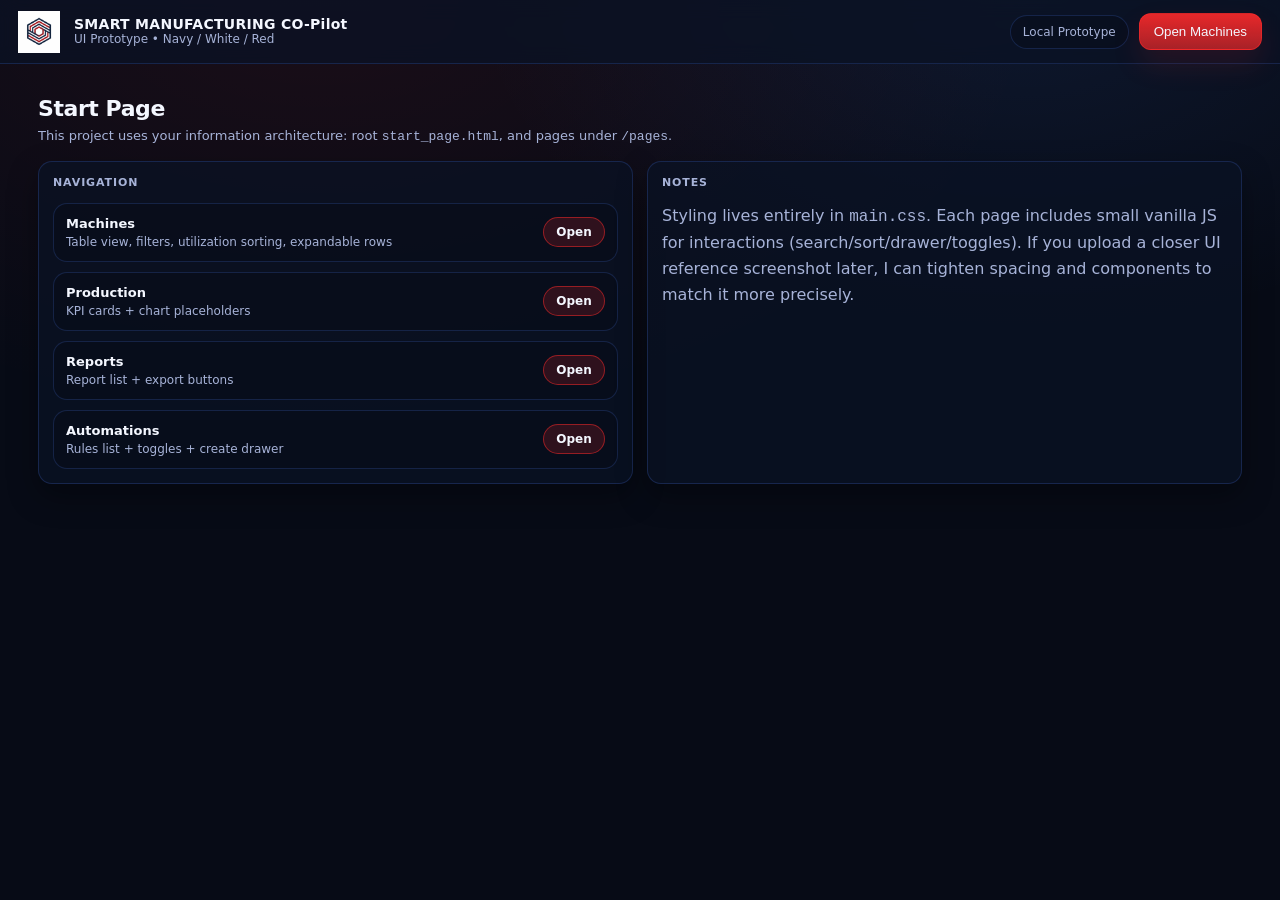
<file: start_page.html>
<!DOCTYPE html>
<html lang="en">
<head>
  <meta charset="UTF-8" />
  <meta name="viewport" content="width=device-width, initial-scale=1.0"/>
  <title>Start • Smart Manufacturing UI</title>
  <link rel="stylesheet" href="./main.css" />
</head>
<body>
  <div class="app">
    <div class="topbar">
      <div class="brand">
         <img src="./pages/resources/testlogo.png" alt="Smart Manufacturing Logo" class="logoImg">
         <div class="brandTitle">
          <strong>SMART MANUFACTURING CO-Pilot</strong>
          <span>UI Prototype • Navy / White / Red</span>
        </div>
      </div>

      <div class="topActions">
        <span class="pill">Local Prototype</span>
        <button class="primaryBtn" id="go">Open Machines</button>
      </div>
    </div>

    <main class="page">
      <div class="pageHeader">
        <div class="hTitle">
          <h1>Start Page</h1>
          <p>
            This project uses your information architecture: root <span class="mono">start_page.html</span>,
            and pages under <span class="mono">/pages</span>.
          </p>
        </div>
      </div>

      <div class="grid">
        <section class="card col-6">
          <div class="cardHeader">
            <div class="cardTitle">Navigation</div>
          </div>
          <div class="cardBody">
            <div class="list">
              <a class="listItem" href="./pages/machines.html">
                <div class="listMeta">
                  <strong>Machines</strong>
                  <span>Table view, filters, utilization sorting, expandable rows</span>
                </div>
                <span class="utilPill">Open</span>
              </a>

              <a class="listItem" href="./pages/production.html">
                <div class="listMeta">
                  <strong>Production</strong>
                  <span>KPI cards + chart placeholders</span>
                </div>
                <span class="utilPill">Open</span>
              </a>

              <a class="listItem" href="./pages/reports.html">
                <div class="listMeta">
                  <strong>Reports</strong>
                  <span>Report list + export buttons</span>
                </div>
                <span class="utilPill">Open</span>
              </a>

              <a class="listItem" href="./pages/automations.html">
                <div class="listMeta">
                  <strong>Automations</strong>
                  <span>Rules list + toggles + create drawer</span>
                </div>
                <span class="utilPill">Open</span>
              </a>
            </div>
          </div>
        </section>

        <section class="card col-6">
          <div class="cardHeader">
            <div class="cardTitle">Notes</div>
          </div>
          <div class="cardBody">
            <p style="margin:0; color: var(--muted); line-height: 1.6;">
              Styling lives entirely in <span class="mono">main.css</span>.
              Each page includes small vanilla JS for interactions (search/sort/drawer/toggles).
              If you upload a closer UI reference screenshot later, I can tighten spacing and components
              to match it more precisely.
            </p>
          </div>
        </section>
      </div>
    </main>
  </div>

  <script>
    document.getElementById('go').addEventListener('click', () => {
      window.location.href = './pages/machines.html';
    });
  </script>
</body>
</html>
</file>
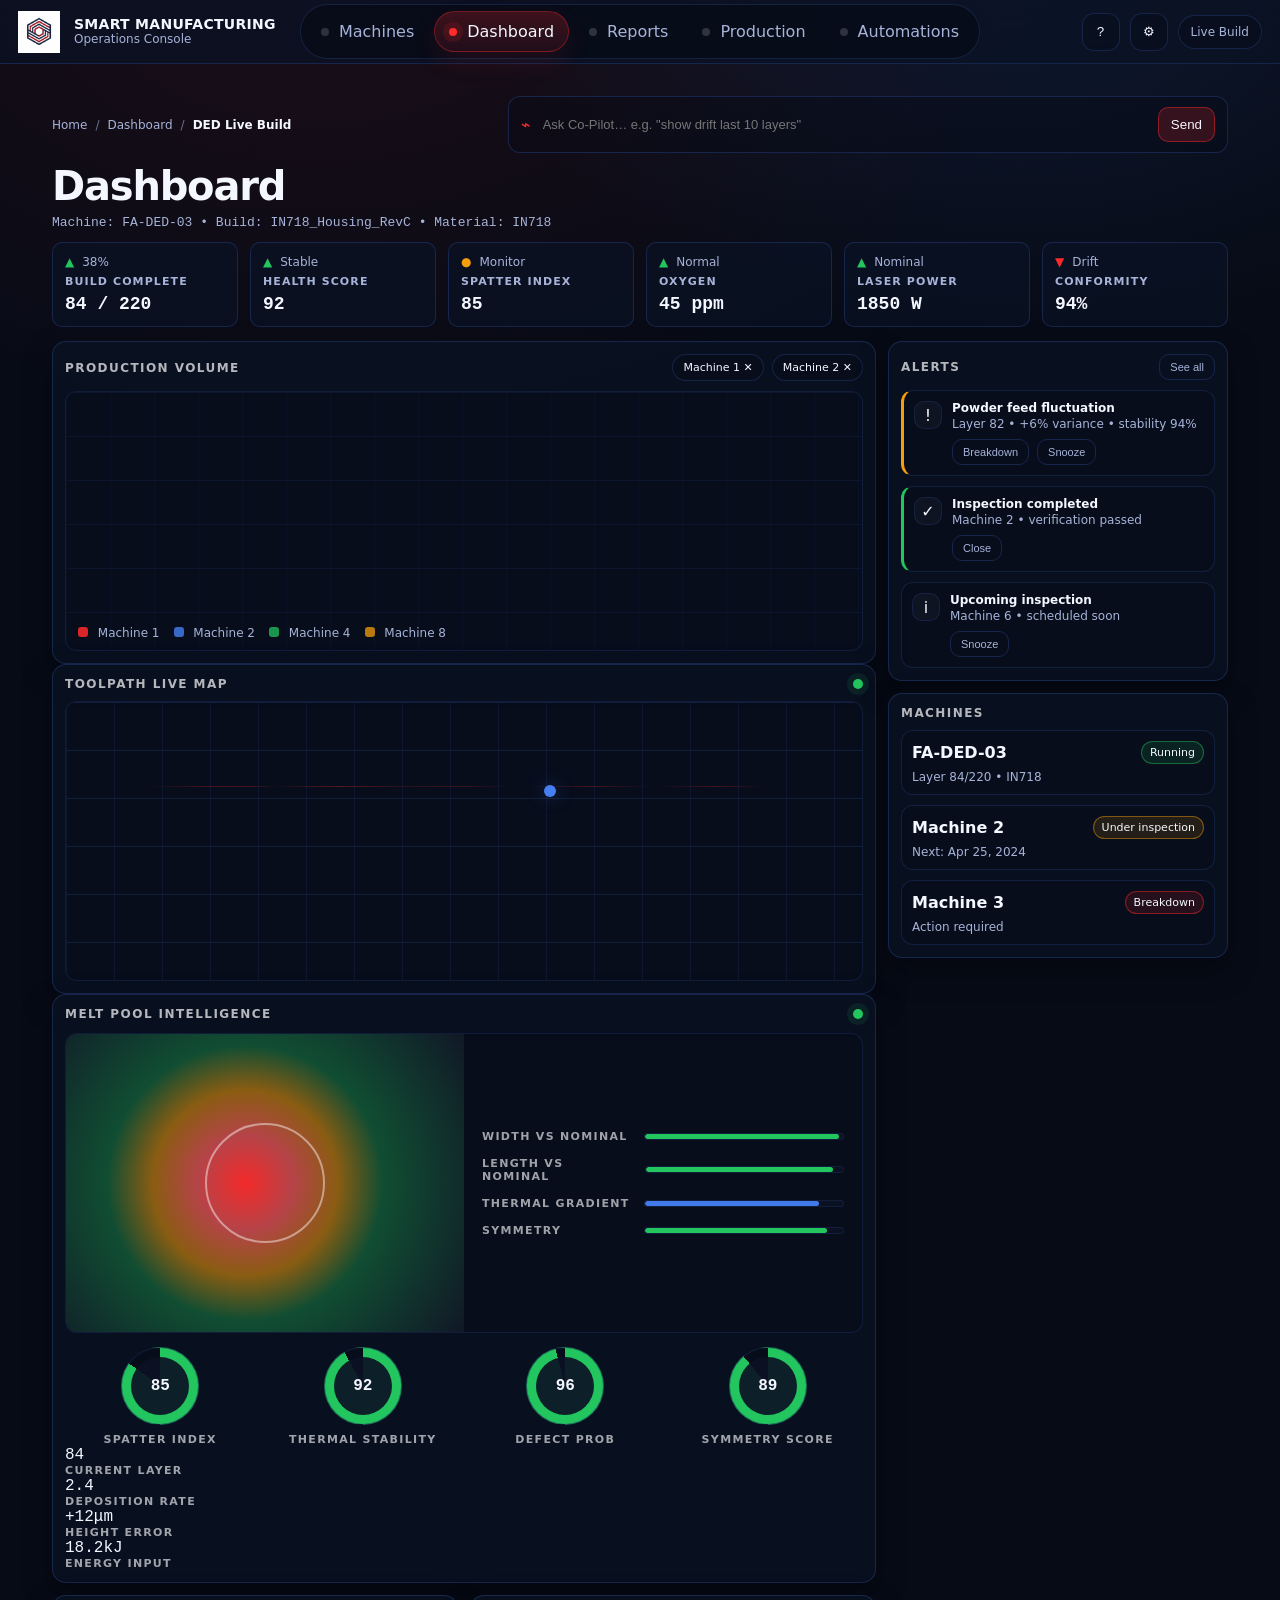
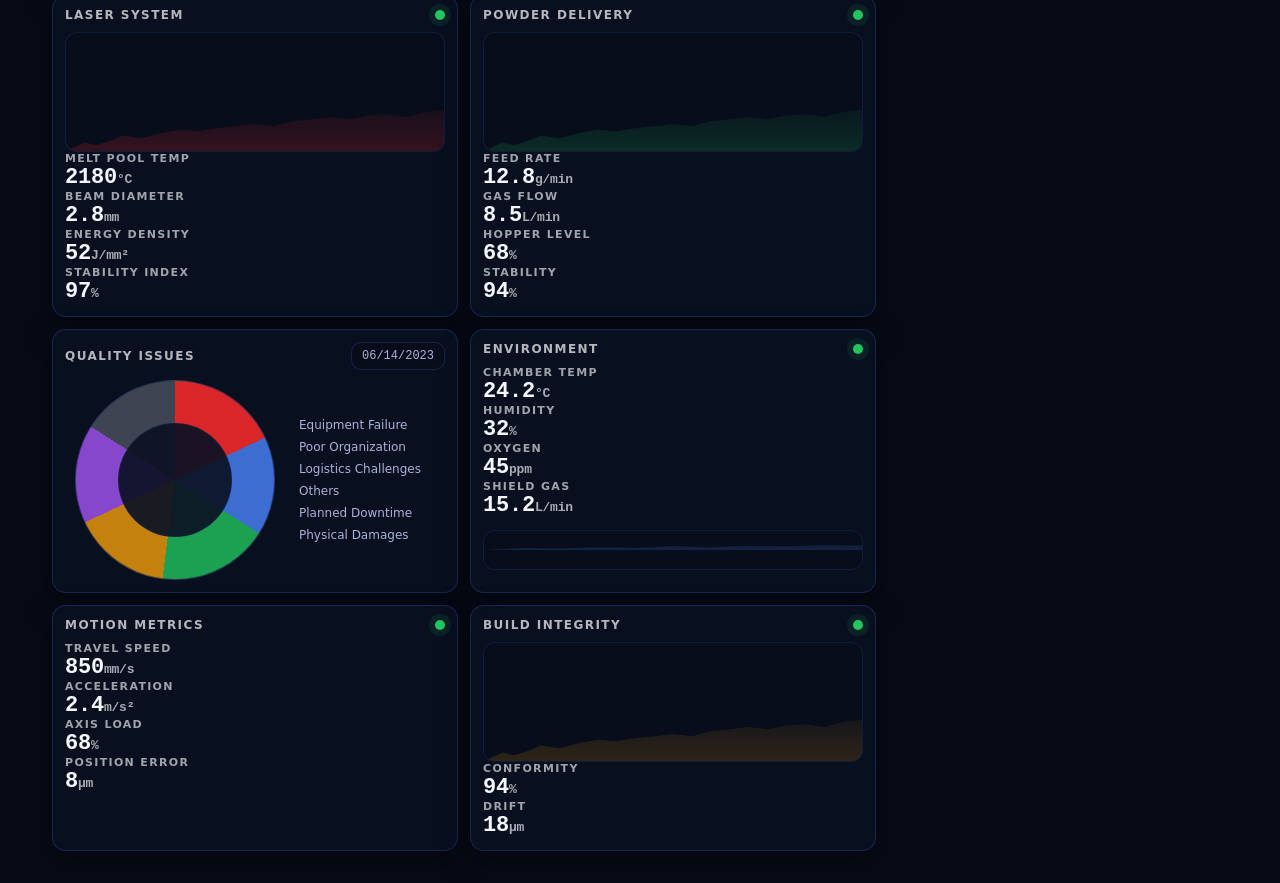
<file: pages/dashboard.html>
<!DOCTYPE html>
<html lang="en">
<head>
  <meta charset="UTF-8" />
  <meta name="viewport" content="width=device-width, initial-scale=1.0"/>
  <title>Dashboard • Smart Manufacturing</title>
  <link rel="stylesheet" href="../main.css" />
</head>
<body>
  <div class="app">

    <!-- Topbar -->
    <div class="topbar">
      <div class="brand">
         <img src="./resources/testlogo.png" alt="Smart Manufacturing Logo" class="logoImg">
         <div class="brandTitle">
          <strong>SMART MANUFACTURING</strong>
          <span>Operations Console</span>
        </div>
      </div>

      <!-- Nav Tabs (Dashboard in the middle) -->
      <nav class="tabs" aria-label="Primary">
        <a class="tab" href="./machines.html"><span class="tabDot"></span>Machines</a>
        <a class="tab active" href="./dashboard.html"><span class="tabDot"></span>Dashboard</a>
        <a class="tab" href="./reports.html"><span class="tabDot"></span>Reports</a>
        <a class="tab" href="./production.html"><span class="tabDot"></span>Production</a>
        <a class="tab" href="./automations.html"><span class="tabDot"></span>Automations</a>
      </nav>

      <div class="topActions">
        <button class="iconBtn" title="Help">?</button>
        <button class="iconBtn" title="Settings">⚙</button>
        <span class="pill">Live Build</span>
      </div>
    </div>

    <!-- IMPORTANT: this page is ONLY the dashboard -->
    <main class="page page--dashboard">
      <section class="dedShell">
        <!-- Paste of your DED dashboard body content, scoped -->
        <div class="dedDash">
          <div class="dashboard">
            <!-- TOP STATUS BAR -->
            <!-- AI / Search bar (NEW) -->
<div class="pp-ai">
  <div class="pp-crumbs">
    <span>Home</span><span class="sep">/</span>
    <span>Dashboard</span><span class="sep">/</span>
    <strong>DED Live Build</strong>
  </div>

  <form class="pp-aiBox" id="aiPromptForm">
    <span class="pp-aiIcon">⌁</span>
    <input id="aiPromptInput" type="text" placeholder='Ask Co-Pilot… e.g. "show drift last 10 layers"' />
    <button class="pp-aiSend" type="submit">Send</button>
  </form>
</div>

<!-- PAGE TITLE (like screenshot) -->
<div class="pp-titleRow">
  <h1 class="pp-title">Dashboard</h1>
  <div class="pp-sub mono">Machine: FA-DED-03 • Build: IN718_Housing_RevC • Material: IN718</div>
</div>

<!-- KPI tiles row (NEW) -->
<div class="pp-kpis">
  <div class="pp-kpi">
    <div class="pp-kpiTop"><span class="up">▲</span> 38%</div>
    <div class="pp-kpiLabel">Build Complete</div>
    <div class="pp-kpiValue mono">84 / 220</div>
  </div>
  <div class="pp-kpi">
    <div class="pp-kpiTop"><span class="up">▲</span> Stable</div>
    <div class="pp-kpiLabel">Health Score</div>
    <div class="pp-kpiValue mono">92</div>
  </div>
  <div class="pp-kpi">
    <div class="pp-kpiTop"><span class="warn">●</span> Monitor</div>
    <div class="pp-kpiLabel">Spatter Index</div>
    <div class="pp-kpiValue mono">85</div>
  </div>
  <div class="pp-kpi">
    <div class="pp-kpiTop"><span class="up">▲</span> Normal</div>
    <div class="pp-kpiLabel">Oxygen</div>
    <div class="pp-kpiValue mono">45 ppm</div>
  </div>
  <div class="pp-kpi">
    <div class="pp-kpiTop"><span class="up">▲</span> Nominal</div>
    <div class="pp-kpiLabel">Laser Power</div>
    <div class="pp-kpiValue mono">1850 W</div>
  </div>
  <div class="pp-kpi">
    <div class="pp-kpiTop"><span class="down">▼</span> Drift</div>
    <div class="pp-kpiLabel">Conformity</div>
    <div class="pp-kpiValue mono">94%</div>
  </div>
</div>

<!-- MAIN AREA (middle panels only; no left sidebar) -->
<div class="pp-layout">

  <!-- CENTER STACK -->
  <div class="pp-center">

    <!-- Production Volume (NEW) -->
    <div class="pp-card">
      <div class="pp-cardHead">
        <div class="pp-cardTitle">Production Volume</div>
        <div class="pp-chipRow">
          <span class="pp-chip">Machine 1 ✕</span>
          <span class="pp-chip">Machine 2 ✕</span>
        </div>
      </div>

      <!-- chart placeholder styled like screenshot -->
      <div class="pp-chartBars" aria-label="Production volume chart placeholder">
        <div class="pp-barsGrid"></div>
        <div class="pp-barsLegend">
          <span><i class="c1"></i> Machine 1</span>
          <span><i class="c2"></i> Machine 2</span>
          <span><i class="c3"></i> Machine 4</span>
          <span><i class="c4"></i> Machine 8</span>
        </div>
      </div>
    </div>

    <!-- Toolpath Live Map (KEEP, but presented as a big middle panel) -->
    <div class="pp-card">
      <div class="pp-cardHead">
        <div class="pp-cardTitle">Toolpath Live Map</div>
        <span class="pp-liveDot" title="Live"></span>
      </div>
      <div class="toolpath-visual">
        <div class="toolpath-grid">
          <div class="toolpath-line"></div>
          <div class="toolhead"></div>
        </div>
      </div>
    </div>

    <!-- Melt Pool Intelligence (KEEP, wide panel) -->
    <div class="pp-card">
      <div class="pp-cardHead">
        <div class="pp-cardTitle">Melt Pool Intelligence</div>
        <span class="pp-liveDot" title="Live"></span>
      </div>

      <div class="melt-pool-visual">
        <div class="thermal-map">
          <div class="thermal-overlay"></div>
        </div>
        <div class="melt-pool-data">
          <div class="melt-metric">
            <span class="melt-metric-label">Width vs Nominal</span>
            <div class="melt-metric-bar"><div class="melt-metric-fill deviation-green" style="width:98%;"></div></div>
          </div>
          <div class="melt-metric">
            <span class="melt-metric-label">Length vs Nominal</span>
            <div class="melt-metric-bar"><div class="melt-metric-fill deviation-green" style="width:95%;"></div></div>
          </div>
          <div class="melt-metric">
            <span class="melt-metric-label">Thermal Gradient</span>
            <div class="melt-metric-bar"><div class="melt-metric-fill deviation-blue" style="width:88%;"></div></div>
          </div>
          <div class="melt-metric">
            <span class="melt-metric-label">Symmetry</span>
            <div class="melt-metric-bar"><div class="melt-metric-fill deviation-green" style="width:92%;"></div></div>
          </div>
        </div>
      </div>

      <div class="gauge-grid">
        <div class="gauge"><div class="gauge-circle"><div class="gauge-bg"><div class="gauge-inner mono">85</div></div></div><div class="gauge-label">Spatter Index</div></div>
        <div class="gauge"><div class="gauge-circle"><div class="gauge-bg gauge-bg--92"><div class="gauge-inner mono">92</div></div></div><div class="gauge-label">Thermal Stability</div></div>
        <div class="gauge"><div class="gauge-circle"><div class="gauge-bg gauge-bg--96"><div class="gauge-inner mono">96</div></div></div><div class="gauge-label">Defect Prob</div></div>
        <div class="gauge"><div class="gauge-circle"><div class="gauge-bg gauge-bg--89"><div class="gauge-inner mono">89</div></div></div><div class="gauge-label">Symmetry Score</div></div>
      </div>

      <div class="layer-metrics">
        <div class="layer-metric"><div class="layer-metric-value mono">84</div><div class="layer-metric-label">Current Layer</div></div>
        <div class="layer-metric"><div class="layer-metric-value mono">2.4</div><div class="layer-metric-label">Deposition Rate</div></div>
        <div class="layer-metric"><div class="layer-metric-value mono">+12μm</div><div class="layer-metric-label">Height Error</div></div>
        <div class="layer-metric"><div class="layer-metric-value mono">18.2kJ</div><div class="layer-metric-label">Energy Input</div></div>
      </div>
    </div>

    <!-- Lower row (KEEP your existing panels, just placed under) -->
    <div class="pp-grid2">
      <!-- Laser -->
      <div class="pp-card">
        <div class="pp-cardHead"><div class="pp-cardTitle">Laser System</div><span class="pp-liveDot"></span></div>
        <div class="chart-container"><div class="chart-line"></div></div>
        <div class="metrics-grid">
          <div class="metric-box"><div class="metric-box-label">Melt Pool Temp</div><div class="metric-box-value mono">2180<span class="metric-box-unit">°C</span></div></div>
          <div class="metric-box"><div class="metric-box-label">Beam Diameter</div><div class="metric-box-value mono">2.8<span class="metric-box-unit">mm</span></div></div>
          <div class="metric-box"><div class="metric-box-label">Energy Density</div><div class="metric-box-value mono">52<span class="metric-box-unit">J/mm²</span></div></div>
          <div class="metric-box"><div class="metric-box-label">Stability Index</div><div class="metric-box-value mono">97<span class="metric-box-unit">%</span></div></div>
        </div>
      </div>

      <!-- Powder -->
      <div class="pp-card">
        <div class="pp-cardHead"><div class="pp-cardTitle">Powder Delivery</div><span class="pp-liveDot"></span></div>
        <div class="chart-container"><div class="chart-line chart-line--ok"></div></div>
        <div class="metrics-grid">
          <div class="metric-box metric-box--ok"><div class="metric-box-label">Feed Rate</div><div class="metric-box-value mono">12.8<span class="metric-box-unit">g/min</span></div></div>
          <div class="metric-box metric-box--ok"><div class="metric-box-label">Gas Flow</div><div class="metric-box-value mono">8.5<span class="metric-box-unit">L/min</span></div></div>
          <div class="metric-box metric-box--ok"><div class="metric-box-label">Hopper Level</div><div class="metric-box-value mono">68<span class="metric-box-unit">%</span></div></div>
          <div class="metric-box metric-box--ok"><div class="metric-box-label">Stability</div><div class="metric-box-value mono">94<span class="metric-box-unit">%</span></div></div>
        </div>
      </div>

      <!-- Quality issues donut (NEW) -->
      <div class="pp-card">
        <div class="pp-cardHead">
          <div class="pp-cardTitle">Quality Issues</div>
          <span class="pp-date mono">06/14/2023</span>
        </div>
        <div class="pp-donutWrap">
          <div class="pp-donut"></div>
          <div class="pp-donutLabels">
            <span>Equipment Failure</span>
            <span>Poor Organization</span>
            <span>Logistics Challenges</span>
            <span>Others</span>
            <span>Planned Downtime</span>
            <span>Physical Damages</span>
          </div>
        </div>
      </div>

      <!-- Environment -->
      <div class="pp-card">
        <div class="pp-cardHead"><div class="pp-cardTitle">Environment</div><span class="pp-liveDot"></span></div>
        <div class="metrics-grid">
          <div class="metric-box metric-box--warn"><div class="metric-box-label">Chamber Temp</div><div class="metric-box-value mono">24.2<span class="metric-box-unit">°C</span></div></div>
          <div class="metric-box metric-box--warn"><div class="metric-box-label">Humidity</div><div class="metric-box-value mono">32<span class="metric-box-unit">%</span></div></div>
          <div class="metric-box"><div class="metric-box-label">Oxygen</div><div class="metric-box-value mono">45<span class="metric-box-unit">ppm</span></div></div>
          <div class="metric-box"><div class="metric-box-label">Shield Gas</div><div class="metric-box-value mono">15.2<span class="metric-box-unit">L/min</span></div></div>
        </div>
        <div class="sparkline"><div class="sparkline-line"></div></div>
      </div>

      <!-- Motion -->
      <div class="pp-card">
        <div class="pp-cardHead"><div class="pp-cardTitle">Motion Metrics</div><span class="pp-liveDot"></span></div>
        <div class="metrics-grid">
          <div class="metric-box"><div class="metric-box-label">Travel Speed</div><div class="metric-box-value mono">850<span class="metric-box-unit">mm/s</span></div></div>
          <div class="metric-box"><div class="metric-box-label">Acceleration</div><div class="metric-box-value mono">2.4<span class="metric-box-unit">m/s²</span></div></div>
          <div class="metric-box"><div class="metric-box-label">Axis Load</div><div class="metric-box-value mono">68<span class="metric-box-unit">%</span></div></div>
          <div class="metric-box"><div class="metric-box-label">Position Error</div><div class="metric-box-value mono">8<span class="metric-box-unit">μm</span></div></div>
        </div>
      </div>

      <!-- Build Integrity -->
      <div class="pp-card">
        <div class="pp-cardHead"><div class="pp-cardTitle">Build Integrity</div><span class="pp-liveDot"></span></div>
        <div class="chart-container"><div class="chart-line chart-line--warn"></div></div>
        <div class="metrics-grid">
          <div class="metric-box metric-box--warn"><div class="metric-box-label">Conformity</div><div class="metric-box-value mono">94<span class="metric-box-unit">%</span></div></div>
          <div class="metric-box metric-box--warn"><div class="metric-box-label">Drift</div><div class="metric-box-value mono">18<span class="metric-box-unit">μm</span></div></div>
        </div>
      </div>
    </div>
  </div>

  <!-- RIGHT COLUMN (Alerts + Machines like screenshot) -->
  <aside class="pp-right">
    <div class="pp-card">
      <div class="pp-cardHead">
        <div class="pp-cardTitle">Alerts</div>
        <button class="pp-mini">See all</button>
      </div>

      <div class="pp-alerts">
        <div class="pp-alert warn">
          <div class="dot">!</div>
          <div>
            <div class="t">Powder feed fluctuation</div>
            <div class="s">Layer 82 • +6% variance • stability 94%</div>
            <div class="a">
              <button class="pp-mini">Breakdown</button>
              <button class="pp-mini">Snooze</button>
            </div>
          </div>
        </div>

        <div class="pp-alert ok">
          <div class="dot">✓</div>
          <div>
            <div class="t">Inspection completed</div>
            <div class="s">Machine 2 • verification passed</div>
            <div class="a">
              <button class="pp-mini">Close</button>
            </div>
          </div>
        </div>

        <div class="pp-alert">
          <div class="dot">i</div>
          <div>
            <div class="t">Upcoming inspection</div>
            <div class="s">Machine 6 • scheduled soon</div>
            <div class="a">
              <button class="pp-mini">Snooze</button>
            </div>
          </div>
        </div>
      </div>
    </div>

    <div class="pp-card">
      <div class="pp-cardHead">
        <div class="pp-cardTitle">Machines</div>
      </div>

      <div class="pp-machList">
        <div class="pp-mach">
          <div class="top">
            <div class="name">FA-DED-03</div>
            <span class="tag run">Running</span>
          </div>
          <div class="meta">Layer 84/220 • IN718</div>
        </div>

        <div class="pp-mach">
          <div class="top">
            <div class="name">Machine 2</div>
            <span class="tag insp">Under inspection</span>
          </div>
          <div class="meta">Next: Apr 25, 2024</div>
        </div>

        <div class="pp-mach">
          <div class="top">
            <div class="name">Machine 3</div>
            <span class="tag down">Breakdown</span>
          </div>
          <div class="meta">Action required</div>
        </div>
      </div>
    </div>
  </aside>
</div>
</file>
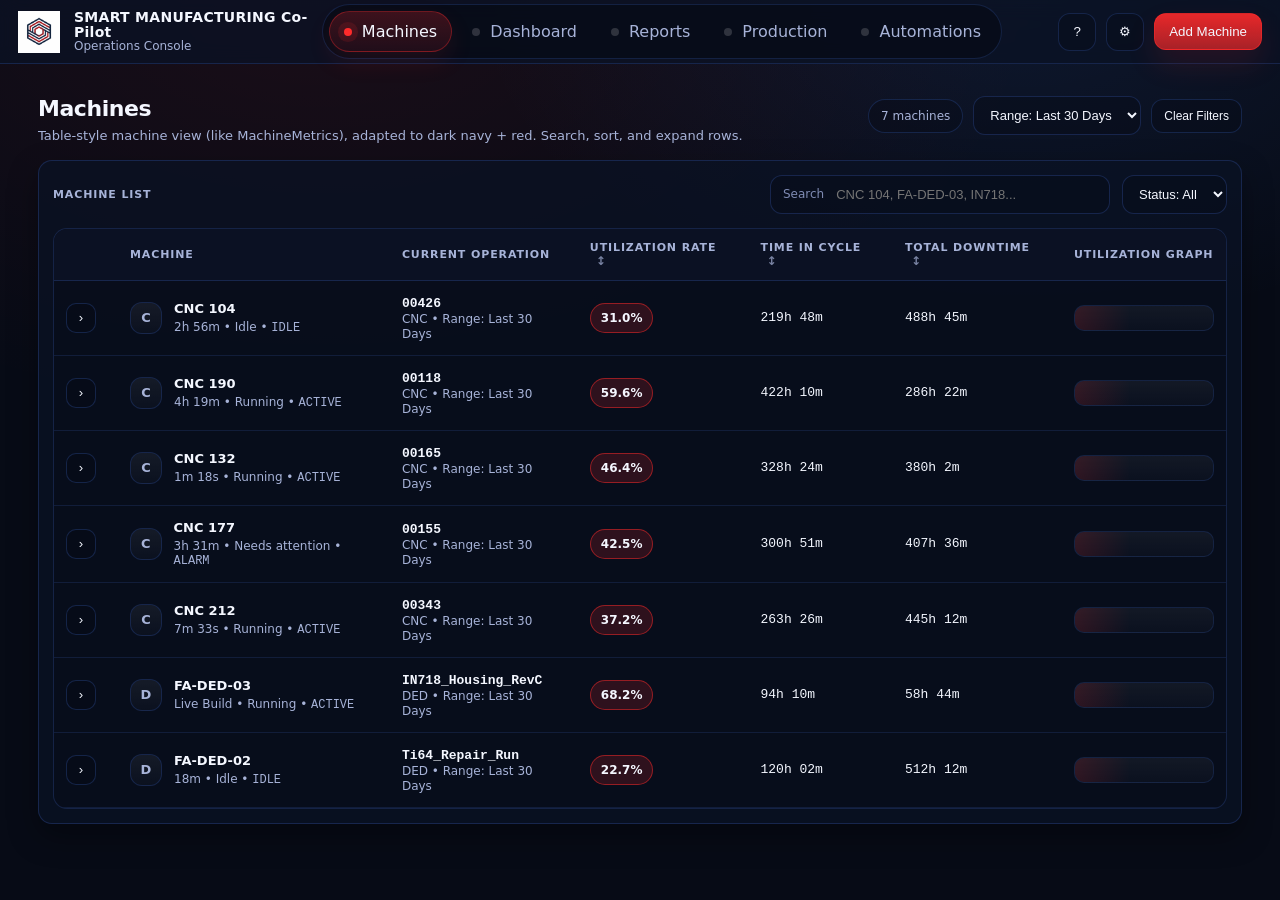
<file: pages/machines.html>
<!DOCTYPE html>
<html lang="en">
<head>
  <meta charset="UTF-8" />
  <meta name="viewport" content="width=device-width, initial-scale=1.0"/>
  <title>Machines • Smart Manufacturing</title>
  <link rel="stylesheet" href="../main.css" />
</head>
<body>
  <div class="app">

    <!-- Topbar -->
    <div class="topbar">
      <div class="brand">
         <img src="./resources/testlogo.png" alt="Smart Manufacturing Logo" class="logoImg">
         <div class="brandTitle">
          <strong>SMART MANUFACTURING Co-Pilot</strong>
          <span>Operations Console</span>
        </div>
      </div>

   <nav class="tabs" aria-label="Primary">
      <a class="tab active" href="./machines.html"><span class="tabDot"></span>Machines</a>
      <a class="tab" href="./dashboard.html"><span class="tabDot"></span>Dashboard</a>
      <a class="tab" href="./reports.html"><span class="tabDot"></span>Reports</a>
      <a class="tab" href="./production.html"><span class="tabDot"></span>Production</a>
      <a class="tab" href="./automations.html"><span class="tabDot"></span>Automations</a>
   </nav>


      <div class="topActions">
        <button class="iconBtn" title="Help">?</button>
        <button class="iconBtn" title="Settings">⚙</button>
        <button class="primaryBtn" id="openAdd">Add Machine</button>
      </div>
    </div>

    <main class="page">
      <div class="pageHeader">
        <div class="hTitle">
          <h1>Machines</h1>
          <p>Table-style machine view (like MachineMetrics), adapted to dark navy + red. Search, sort, and expand rows.</p>
        </div>

        <div class="headerControls">
          <span class="pill" id="resultCount">0 machines</span>
          <select class="select" id="range">
            <option value="7">Range: Last 7 Days</option>
            <option value="30" selected>Range: Last 30 Days</option>
            <option value="90">Range: Last 90 Days</option>
          </select>
          <button class="smallBtn" id="clearFilters">Clear Filters</button>
        </div>
      </div>

      <section class="panel" style="margin-top:14px;">
        <div class="panelHeader">
          <div class="panelTitle">Machine List</div>
          <div class="searchRow" style="justify-content:flex-end;">
            <div class="input" style="min-width: 340px;">
              <span class="hint">Search</span>
              <input id="search" placeholder="CNC 104, FA-DED-03, IN718..." />
            </div>
            <select class="select" id="statusFilter">
              <option value="all" selected>Status: All</option>
              <option value="active">Active</option>
              <option value="idle">Idle</option>
              <option value="alarm">Alarm</option>
            </select>
          </div>
        </div>

        <div class="panelBody">
          <div class="tableWrap">
            <table id="machineTable">
              <thead>
                <tr>
                  <th style="width:64px;"></th>
                  <th>Machine</th>
                  <th>Current Operation</th>
                  <th class="sortable" data-sort="util">Utilization Rate <span class="sortIcon">↕</span></th>
                  <th class="sortable" data-sort="cycle">Time in Cycle <span class="sortIcon">↕</span></th>
                  <th class="sortable" data-sort="down">Total Downtime <span class="sortIcon">↕</span></th>
                  <th>Utilization Graph</th>
                </tr>
              </thead>
              <tbody id="rows"></tbody>
            </table>
          </div>
        </div>
      </section>
    </main>

    <!-- Drawer: Add Machine -->
    <div class="backdrop" id="addBackdrop" aria-hidden="true">
      <div class="drawer" role="dialog" aria-modal="true" aria-label="Add Machine">
        <div class="drawerHeader">
          <div>
            <h2>Add a Machine</h2>
            <p>Mock form for interactive prototyping. No backend — adds to the table in-memory.</p>
          </div>
          <button class="drawerClose" id="closeAdd">✕</button>
        </div>

        <div class="form">
          <div class="field">
            <label>Machine Name</label>
            <input id="mName" placeholder="CNC 104 / FA-DED-03" />
          </div>
          <div class="field">
            <label>Type</label>
            <select id="mType">
              <option value="CNC">CNC</option>
              <option value="DED">DED</option>
              <option value="Robot">Robot Cell</option>
              <option value="Other">Other</option>
            </select>
          </div>
          <div class="field">
            <label>Status</label>
            <select id="mStatus">
              <option value="active">Active</option>
              <option value="idle" selected>Idle</option>
              <option value="alarm">Alarm</option>
            </select>
          </div>
          <div class="field">
            <label>Notes</label>
            <textarea id="mNotes" placeholder="Optional notes…"></textarea>
          </div>
        </div>

        <div class="drawerFooter">
          <button class="smallBtn" id="cancelAdd">Cancel</button>
          <button class="primaryBtn" id="saveAdd">Save</button>
        </div>
      </div>
    </div>

  </div>

  <script>
    // --- Data (stub) ---
    let machines = [
      { id:"CNC 104", type:"CNC", status:"idle", since:"2h 56m", op:"00426", util:31.0, cycle:"219h 48m", down:"488h 45m" },
      { id:"CNC 190", type:"CNC", status:"active", since:"4h 19m", op:"00118", util:59.6, cycle:"422h 10m", down:"286h 22m" },
      { id:"CNC 132", type:"CNC", status:"active", since:"1m 18s", op:"00165", util:46.4, cycle:"328h 24m", down:"380h 2m" },
      { id:"CNC 177", type:"CNC", status:"alarm", since:"3h 31m", op:"00155", util:42.5, cycle:"300h 51m", down:"407h 36m" },
      { id:"CNC 212", type:"CNC", status:"active", since:"7m 33s", op:"00343", util:37.2, cycle:"263h 26m", down:"445h 12m" },
      { id:"FA-DED-03", type:"DED", status:"active", since:"Live Build", op:"IN718_Housing_RevC", util:68.2, cycle:"94h 10m", down:"58h 44m" },
      { id:"FA-DED-02", type:"DED", status:"idle", since:"18m", op:"Ti64_Repair_Run", util:22.7, cycle:"120h 02m", down:"512h 12m" }
    ];

    // --- Helpers ---
    const tbody = document.getElementById('rows');
    const resultCount = document.getElementById('resultCount');
    const searchEl = document.getElementById('search');
    const statusFilter = document.getElementById('statusFilter');
    const clearFilters = document.getElementById('clearFilters');

    const sortState = { key: null, dir: 1 }; // dir: 1 asc, -1 desc

    function statusText(s){
      if(s === "active") return "Active";
      if(s === "idle") return "Idle";
      return "Alarm";
    }

    function statusHint(s){
      if(s === "active") return "• Running";
      if(s === "idle") return "• Idle";
      return "• Needs attention";
    }

    function badgeLabel(type){
      if(type === "DED") return "D";
      if(type === "CNC") return "C";
      if(type === "Robot") return "R";
      return "M";
    }

    function utilPill(u){
      // Utilization remains red (per request), but you can map by thresholds later if desired.
      return `<span class="utilPill">${u.toFixed(1)}%</span>`;
    }

    function render(){
      const q = (searchEl.value || "").toLowerCase().trim();
      const sf = statusFilter.value;

      let view = machines.filter(m => {
        const matchQ = !q || (m.id.toLowerCase().includes(q) || m.op.toLowerCase().includes(q) || m.type.toLowerCase().includes(q));
        const matchS = sf === "all" || m.status === sf;
        return matchQ && matchS;
      });

      // sorting
      if(sortState.key){
        const k = sortState.key;
        view.sort((a,b) => {
          const av = (k==="util") ? a.util :
                     (k==="cycle") ? parseHours(a.cycle) :
                     (k==="down") ? parseHours(a.down) : 0;
          const bv = (k==="util") ? b.util :
                     (k==="cycle") ? parseHours(b.cycle) :
                     (k==="down") ? parseHours(b.down) : 0;
          return (av - bv) * sortState.dir;
        });
      }

      resultCount.textContent = `${view.length} machine${view.length===1?"":"s"}`;

      tbody.innerHTML = view.map(m => `
        <tr class="mainRow" data-id="${m.id}">
          <td>
            <button class="expandBtn" title="Expand" aria-label="Expand ${m.id}">›</button>
          </td>
          <td>
            <div class="rowMain">
              <div class="machineBadge">${badgeLabel(m.type)}</div>
              <div class="mName">
                <strong>${m.id}</strong>
                <span>${m.since} ${statusHint(m.status)} • <span class="mono">${statusText(m.status).toUpperCase()}</span></span>
              </div>
            </div>
          </td>
          <td>
            <strong class="mono">${m.op}</strong><br/>
            <span style="color: var(--muted); font-size:12px;">${m.type} • Range: Last ${document.getElementById('range').value} Days</span>
          </td>
          <td>${utilPill(m.util)}</td>
          <td class="mono">${m.cycle}</td>
          <td class="mono">${m.down}</td>
          <td><div class="spark" title="Mock utilization sparkline"></div></td>
        </tr>
        <tr class="subRow" data-sub="${m.id}" style="display:none;">
          <td colspan="7">
            <div class="subPanel">
              <div class="meta">
                <div class="kv">
                  <span>Machine ID</span><strong>${m.id}</strong>
                  <span>Type</span><strong>${m.type}</strong>
                  <span>Status</span><strong>${statusText(m.status)}</strong>
                </div>
                <div class="kv">
                  <span>Current Op</span><strong>${m.op}</strong>
                  <span>Util</span><strong>${m.util.toFixed(1)}%</strong>
                </div>
                <span style="color: var(--muted); font-size: 12px; line-height:1.5;">
                  Expanded row area for: recent alarms, live parameters, notes, and quick actions.
                </span>
              </div>
              <div style="display:flex; gap:10px; flex-wrap:wrap; justify-content:flex-end;">
                <button class="smallBtn">Open Live View</button>
                <button class="smallBtn">View History</button>
                <button class="smallBtn">Export Snapshot</button>
              </div>
            </div>
          </td>
        </tr>
      `).join("");

      // wire up expand buttons
      document.querySelectorAll('.expandBtn').forEach(btn => {
        btn.addEventListener('click', (e) => {
          const tr = e.target.closest('tr');
          const id = tr.getAttribute('data-id');
          const sub = document.querySelector(`tr[data-sub="${cssEscape(id)}"]`);
          const isOpen = sub.style.display !== "none";
          sub.style.display = isOpen ? "none" : "";
          e.target.textContent = isOpen ? "›" : "⌄";
        });
      });
    }

    // Parsing "219h 48m" -> hours float
    function parseHours(str){
      const h = /(\d+)\s*h/.exec(str);
      const m = /(\d+)\s*m/.exec(str);
      const hours = h ? parseInt(h[1],10) : 0;
      const mins  = m ? parseInt(m[1],10) : 0;
      return hours + (mins/60);
    }

    function cssEscape(s){
      // minimal escape for attribute selector
      return s.replace(/"/g, '\\"');
    }

    // Sorting headers
    document.querySelectorAll('th.sortable').forEach(th => {
      th.addEventListener('click', () => {
        const key = th.getAttribute('data-sort');
        if(sortState.key === key){
          sortState.dir *= -1;
        } else {
          sortState.key = key;
          sortState.dir = -1; // default: desc
        }

        // visual state
        document.querySelectorAll('th.sortable').forEach(x => x.classList.remove('activeSort'));
        th.classList.add('activeSort');

        render();
      });
    });

    // Filters
    searchEl.addEventListener('input', render);
    statusFilter.addEventListener('change', render);
    document.getElementById('range').addEventListener('change', render);
    clearFilters.addEventListener('click', () => {
      searchEl.value = "";
      statusFilter.value = "all";
      sortState.key = null;
      sortState.dir = 1;
      document.querySelectorAll('th.sortable').forEach(x => x.classList.remove('activeSort'));
      render();
    });

    // Drawer: Add Machine
    const addBackdrop = document.getElementById('addBackdrop');
    const openAdd = document.getElementById('openAdd');
    const closeAdd = document.getElementById('closeAdd');
    const cancelAdd = document.getElementById('cancelAdd');
    const saveAdd = document.getElementById('saveAdd');

    function showDrawer(){
      addBackdrop.classList.add('show');
      addBackdrop.setAttribute('aria-hidden', 'false');
      document.getElementById('mName').focus();
    }
    function hideDrawer(){
      addBackdrop.classList.remove('show');
      addBackdrop.setAttribute('aria-hidden', 'true');
    }
    openAdd.addEventListener('click', showDrawer);
    closeAdd.addEventListener('click', hideDrawer);
    cancelAdd.addEventListener('click', hideDrawer);
    addBackdrop.addEventListener('click', (e) => {
      if(e.target === addBackdrop) hideDrawer();
    });
    document.addEventListener('keydown', (e) => {
      if(e.key === "Escape" && addBackdrop.classList.contains('show')) hideDrawer();
    });

    saveAdd.addEventListener('click', () => {
      const name = document.getElementById('mName').value.trim();
      const type = document.getElementById('mType').value;
      const status = document.getElementById('mStatus').value;
      const notes = document.getElementById('mNotes').value.trim();

      if(!name){
        alert("Please enter a machine name.");
        return;
      }

      machines.unshift({
        id: name,
        type,
        status,
        since: "Just added",
        op: notes ? notes.slice(0, 28) : "—",
        util: Math.max(5, Math.min(95, (Math.random()*80)+10)),
        cycle: `${Math.floor(Math.random()*300)+40}h ${Math.floor(Math.random()*59)}m`,
        down: `${Math.floor(Math.random()*500)+20}h ${Math.floor(Math.random()*59)}m`
      });

      // reset
      document.getElementById('mName').value = "";
      document.getElementById('mType').value = "CNC";
      document.getElementById('mStatus').value = "idle";
      document.getElementById('mNotes').value = "";

      hideDrawer();
      render();
    });

    // Initial render
    render();
  </script>
</body>
</html>
</file>
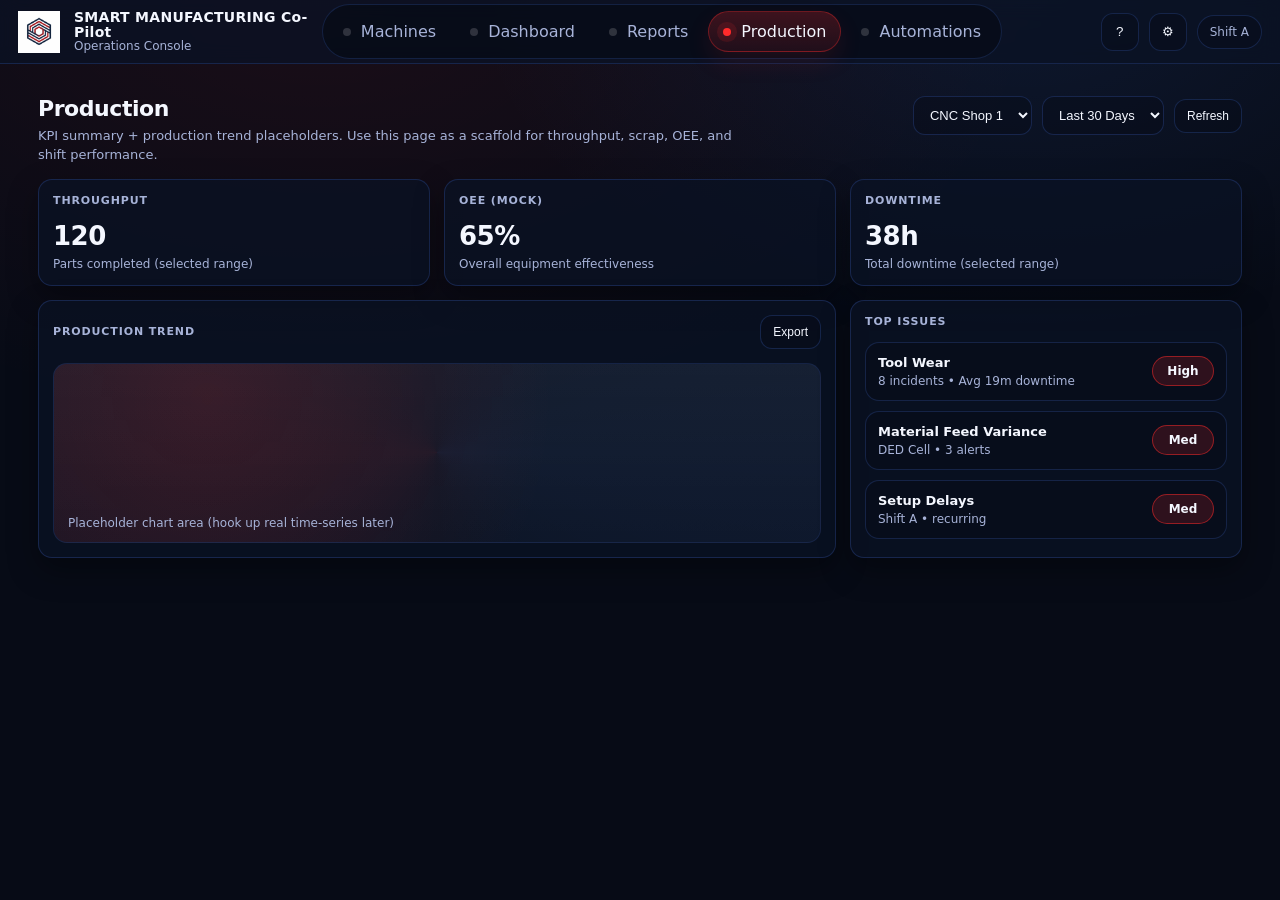
<file: pages/production.html>
<!DOCTYPE html>
<html lang="en">
<head>
  <meta charset="UTF-8" />
  <meta name="viewport" content="width=device-width, initial-scale=1.0"/>
  <title>Production • Smart Manufacturing</title>
  <link rel="stylesheet" href="../main.css" />
</head>
<body>
  <div class="app">

    <div class="topbar">
      <div class="brand">
         <img src="./resources/testlogo.png" alt="Smart Manufacturing Logo" class="logoImg">
         <div class="brandTitle">
          <strong>SMART MANUFACTURING Co-Pilot</strong>
          <span>Operations Console</span>
        </div>
      </div>

   <nav class="tabs" aria-label="Primary">
      <a class="tab" href="./machines.html"><span class="tabDot"></span>Machines</a>
      <a class="tab" href="./dashboard.html"><span class="tabDot"></span>Dashboard</a>
      <a class="tab" href="./reports.html"><span class="tabDot"></span>Reports</a>
      <a class="tab active" href="./production.html"><span class="tabDot"></span>Production</a>
      <a class="tab" href="./automations.html"><span class="tabDot"></span>Automations</a>
   </nav>

      <div class="topActions">
        <button class="iconBtn" title="Help">?</button>
        <button class="iconBtn" title="Settings">⚙</button>
        <span class="pill">Shift A</span>
      </div>
    </div>

    <main class="page">
      <div class="pageHeader">
        <div class="hTitle">
          <h1>Production</h1>
          <p>KPI summary + production trend placeholders. Use this page as a scaffold for throughput, scrap, OEE, and shift performance.</p>
        </div>

        <div class="headerControls">
          <select class="select" id="plant">
            <option>CNC Shop 1</option>
            <option>DED Cell</option>
            <option>Hybrid Lab</option>
          </select>
          <select class="select" id="range">
            <option value="7">Last 7 Days</option>
            <option value="30" selected>Last 30 Days</option>
            <option value="90">Last 90 Days</option>
          </select>
          <button class="smallBtn" id="refresh">Refresh</button>
        </div>
      </div>

      <div class="grid">
        <section class="card col-4">
          <div class="cardHeader"><div class="cardTitle">Throughput</div></div>
          <div class="cardBody">
            <div class="kpi">
              <div class="value" id="kpi1">128</div>
              <div class="label">Parts completed (selected range)</div>
            </div>
          </div>
        </section>

        <section class="card col-4">
          <div class="cardHeader"><div class="cardTitle">OEE (Mock)</div></div>
          <div class="cardBody">
            <div class="kpi">
              <div class="value" id="kpi2">71%</div>
              <div class="label">Overall equipment effectiveness</div>
            </div>
          </div>
        </section>

        <section class="card col-4">
          <div class="cardHeader"><div class="cardTitle">Downtime</div></div>
          <div class="cardBody">
            <div class="kpi">
              <div class="value" id="kpi3">42h</div>
              <div class="label">Total downtime (selected range)</div>
            </div>
          </div>
        </section>

        <section class="card col-8">
          <div class="cardHeader">
            <div class="cardTitle">Production Trend</div>
            <button class="smallBtn">Export</button>
          </div>
          <div class="cardBody">
            <div class="chart">
              <div class="chartLabel">Placeholder chart area (hook up real time-series later)</div>
            </div>
          </div>
        </section>

        <section class="card col-4">
          <div class="cardHeader">
            <div class="cardTitle">Top Issues</div>
          </div>
          <div class="cardBody">
            <div class="list">
              <div class="listItem">
                <div class="listMeta">
                  <strong>Tool Wear</strong>
                  <span>8 incidents • Avg 19m downtime</span>
                </div>
                <span class="utilPill">High</span>
              </div>
              <div class="listItem">
                <div class="listMeta">
                  <strong>Material Feed Variance</strong>
                  <span>DED Cell • 3 alerts</span>
                </div>
                <span class="utilPill">Med</span>
              </div>
              <div class="listItem">
                <div class="listMeta">
                  <strong>Setup Delays</strong>
                  <span>Shift A • recurring</span>
                </div>
                <span class="utilPill">Med</span>
              </div>
            </div>
          </div>
        </section>
      </div>
    </main>

  </div>

  <script>
    const range = document.getElementById('range');
    const plant = document.getElementById('plant');
    const refresh = document.getElementById('refresh');

    function rand(n, m){ return Math.floor(Math.random()*(m-n+1))+n; }

    function update(){
      const r = range.value;
      const p = plant.value;

      // Mock values that shift with selectors (for prototyping)
      const base = (p.includes('DED')) ? 60 : 120;
      const mult = (r === "7") ? 0.35 : (r === "90") ? 2.2 : 1;

      document.getElementById('kpi1').textContent = Math.round(base * mult) + (p.includes('DED') ? "" : "");
      document.getElementById('kpi2').textContent = rand(62, 83) + "%";
      document.getElementById('kpi3').textContent = rand(18, 68) + "h";
    }

    range.addEventListener('change', update);
    plant.addEventListener('change', update);
    refresh.addEventListener('click', update);

    update();
  </script>
</body>
</html>
</file>
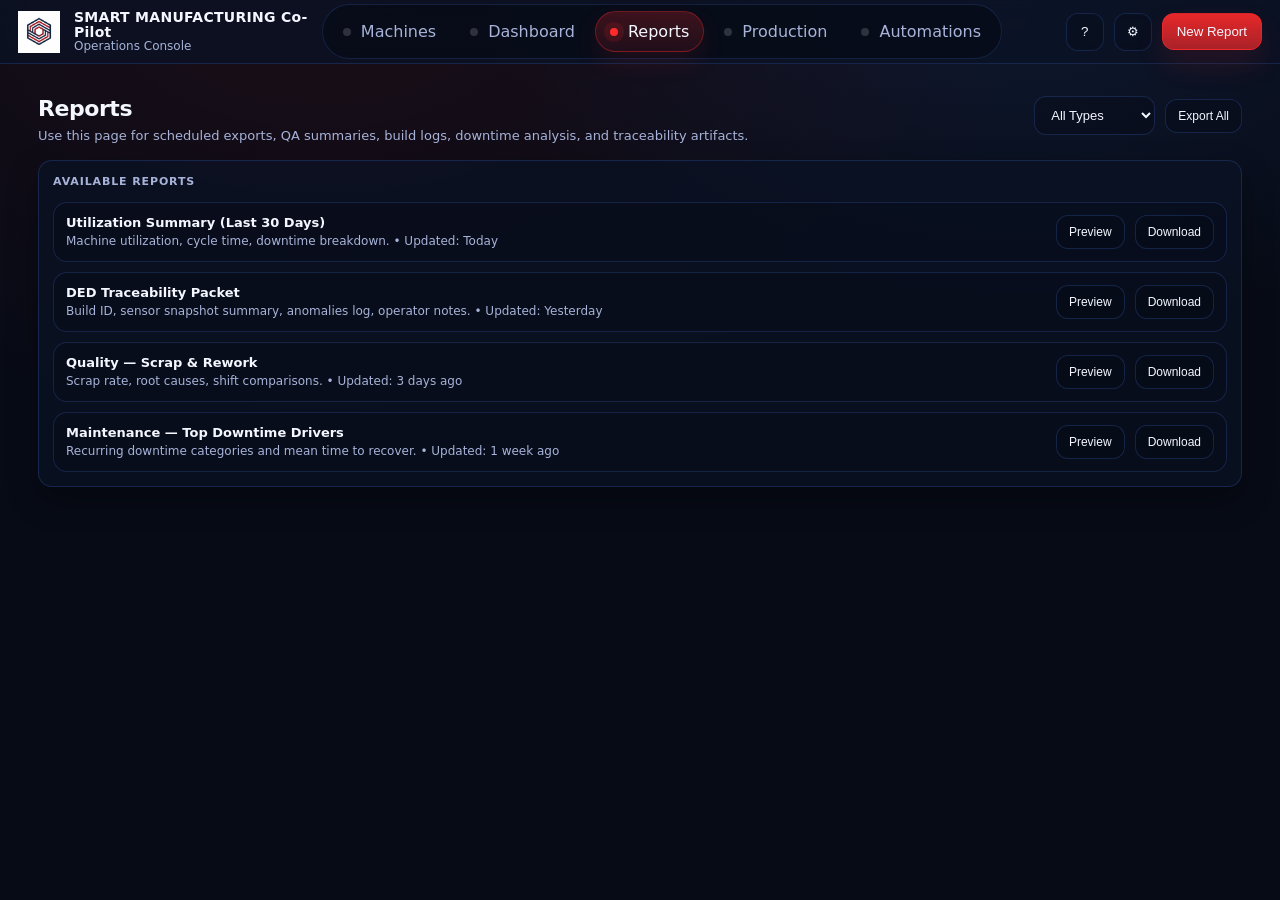
<file: pages/reports.html>
<!DOCTYPE html>
<html lang="en">
<head>
  <meta charset="UTF-8" />
  <meta name="viewport" content="width=device-width, initial-scale=1.0"/>
  <title>Reports • Smart Manufacturing</title>
  <link rel="stylesheet" href="../main.css" />
</head>
<body>
  <div class="app">

    <div class="topbar">
      <div class="brand">
         <img src="./resources/testlogo.png" alt="Smart Manufacturing Logo" class="logoImg">
         <div class="brandTitle">
          <strong>SMART MANUFACTURING Co-Pilot</strong>
          <span>Operations Console</span>
        </div>
      </div>

   <nav class="tabs" aria-label="Primary">
      <a class="tab" href="./machines.html"><span class="tabDot"></span>Machines</a>
      <a class="tab" href="./dashboard.html"><span class="tabDot"></span>Dashboard</a>
      <a class="tab active" href="./reports.html"><span class="tabDot"></span>Reports</a>
      <a class="tab" href="./production.html"><span class="tabDot"></span>Production</a>
      <a class="tab" href="./automations.html"><span class="tabDot"></span>Automations</a>
   </nav>

      <div class="topActions">
        <button class="iconBtn" title="Help">?</button>
        <button class="iconBtn" title="Settings">⚙</button>
        <button class="primaryBtn" id="newReport">New Report</button>
      </div>
    </div>

    <main class="page">
      <div class="pageHeader">
        <div class="hTitle">
          <h1>Reports</h1>
          <p>Use this page for scheduled exports, QA summaries, build logs, downtime analysis, and traceability artifacts.</p>
        </div>

        <div class="headerControls">
          <select class="select" id="type">
            <option value="all" selected>All Types</option>
            <option value="util">Utilization</option>
            <option value="quality">Quality</option>
            <option value="trace">Traceability</option>
            <option value="maintenance">Maintenance</option>
          </select>
          <button class="smallBtn" id="exportAll">Export All</button>
        </div>
      </div>

      <div class="grid">
        <section class="card col-12">
          <div class="cardHeader">
            <div class="cardTitle">Available Reports</div>
          </div>
          <div class="cardBody">
            <div class="list" id="reportList"></div>
          </div>
        </section>
      </div>
    </main>

    <!-- Drawer: New Report -->
    <div class="backdrop" id="reportBackdrop" aria-hidden="true">
      <div class="drawer" role="dialog" aria-modal="true" aria-label="New Report">
        <div class="drawerHeader">
          <div>
            <h2>Create Report</h2>
            <p>Prototype drawer. Later: report templates + scheduling.</p>
          </div>
          <button class="drawerClose" id="closeReport">✕</button>
        </div>

        <div class="form">
          <div class="field">
            <label>Report Name</label>
            <input id="rName" placeholder="Monthly Utilization Summary" />
          </div>
          <div class="field">
            <label>Type</label>
            <select id="rType">
              <option value="util">Utilization</option>
              <option value="quality">Quality</option>
              <option value="trace">Traceability</option>
              <option value="maintenance">Maintenance</option>
            </select>
          </div>
          <div class="field">
            <label>Description</label>
            <textarea id="rDesc" placeholder="What will this report include?"></textarea>
          </div>
        </div>

        <div class="drawerFooter">
          <button class="smallBtn" id="cancelReport">Cancel</button>
          <button class="primaryBtn" id="saveReport">Save</button>
        </div>
      </div>
    </div>

  </div>

  <script>
    const reportList = document.getElementById('reportList');
    const filterType = document.getElementById('type');

    let reports = [
      { name:"Utilization Summary (Last 30 Days)", type:"util", desc:"Machine utilization, cycle time, downtime breakdown.", updated:"Today" },
      { name:"DED Traceability Packet", type:"trace", desc:"Build ID, sensor snapshot summary, anomalies log, operator notes.", updated:"Yesterday" },
      { name:"Quality — Scrap & Rework", type:"quality", desc:"Scrap rate, root causes, shift comparisons.", updated:"3 days ago" },
      { name:"Maintenance — Top Downtime Drivers", type:"maintenance", desc:"Recurring downtime categories and mean time to recover.", updated:"1 week ago" }
    ];

    function render(){
      const t = filterType.value;
      const view = (t === "all") ? reports : reports.filter(r => r.type === t);

      reportList.innerHTML = view.map(r => `
        <div class="listItem">
          <div class="listMeta">
            <strong>${r.name}</strong>
            <span>${r.desc} • Updated: ${r.updated}</span>
          </div>
          <div style="display:flex; gap:10px; align-items:center; flex-wrap:wrap; justify-content:flex-end;">
            <button class="smallBtn">Preview</button>
            <button class="smallBtn">Download</button>
          </div>
        </div>
      `).join("");
    }

    filterType.addEventListener('change', render);
    render();

    // Drawer
    const reportBackdrop = document.getElementById('reportBackdrop');
    const newReport = document.getElementById('newReport');
    const closeReport = document.getElementById('closeReport');
    const cancelReport = document.getElementById('cancelReport');
    const saveReport = document.getElementById('saveReport');

    function show(){ reportBackdrop.classList.add('show'); reportBackdrop.setAttribute('aria-hidden','false'); document.getElementById('rName').focus(); }
    function hide(){ reportBackdrop.classList.remove('show'); reportBackdrop.setAttribute('aria-hidden','true'); }

    newReport.addEventListener('click', show);
    closeReport.addEventListener('click', hide);
    cancelReport.addEventListener('click', hide);
    reportBackdrop.addEventListener('click', (e) => { if(e.target === reportBackdrop) hide(); });
    document.addEventListener('keydown', (e) => { if(e.key === "Escape" && reportBackdrop.classList.contains('show')) hide(); });

    saveReport.addEventListener('click', () => {
      const name = document.getElementById('rName').value.trim();
      const type = document.getElementById('rType').value;
      const desc = document.getElementById('rDesc').value.trim() || "Custom report.";

      if(!name){ alert("Please enter a report name."); return; }

      reports.unshift({ name, type, desc, updated:"Just now" });

      document.getElementById('rName').value = "";
      document.getElementById('rType').value = "util";
      document.getElementById('rDesc').value = "";

      hide();
      render();
    });

    document.getElementById('exportAll').addEventListener('click', () => {
      alert("Prototype: export all reports (hook up later).");
    });
  </script>
</body>
</html>
</file>
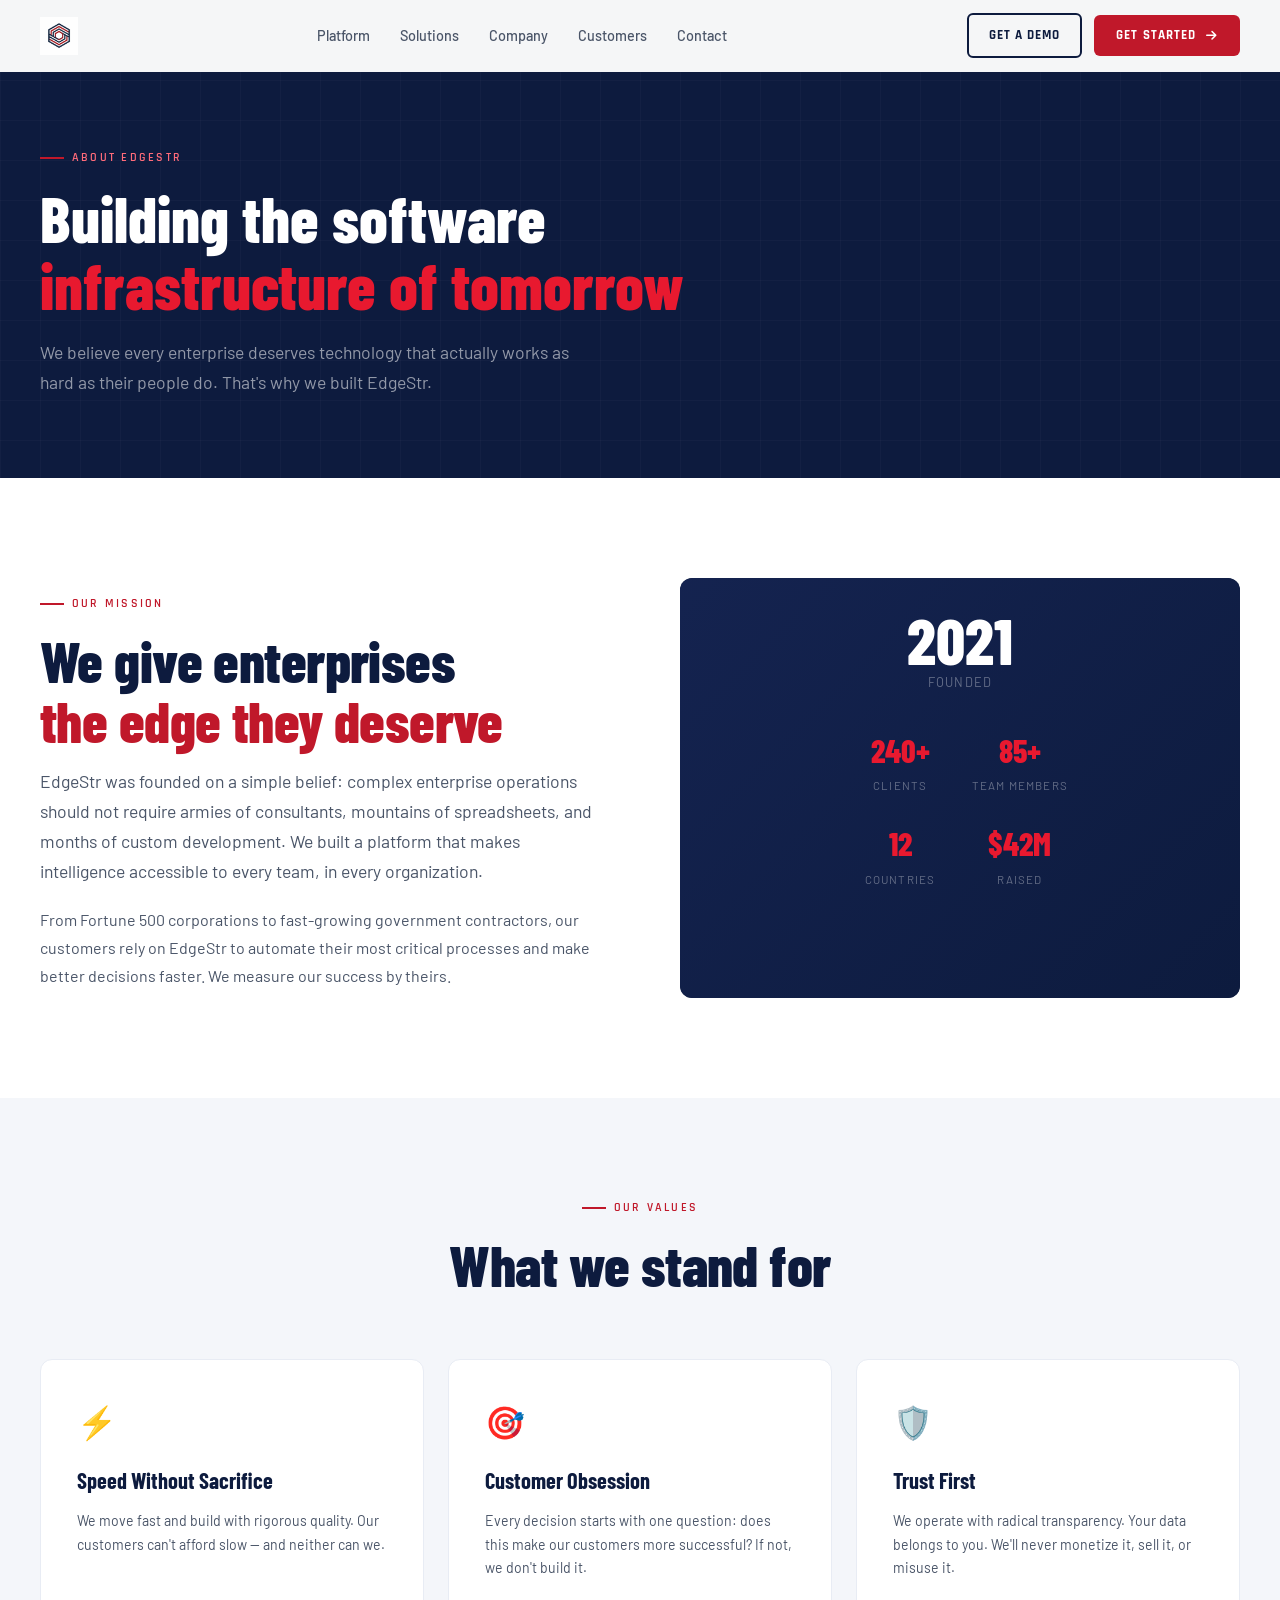
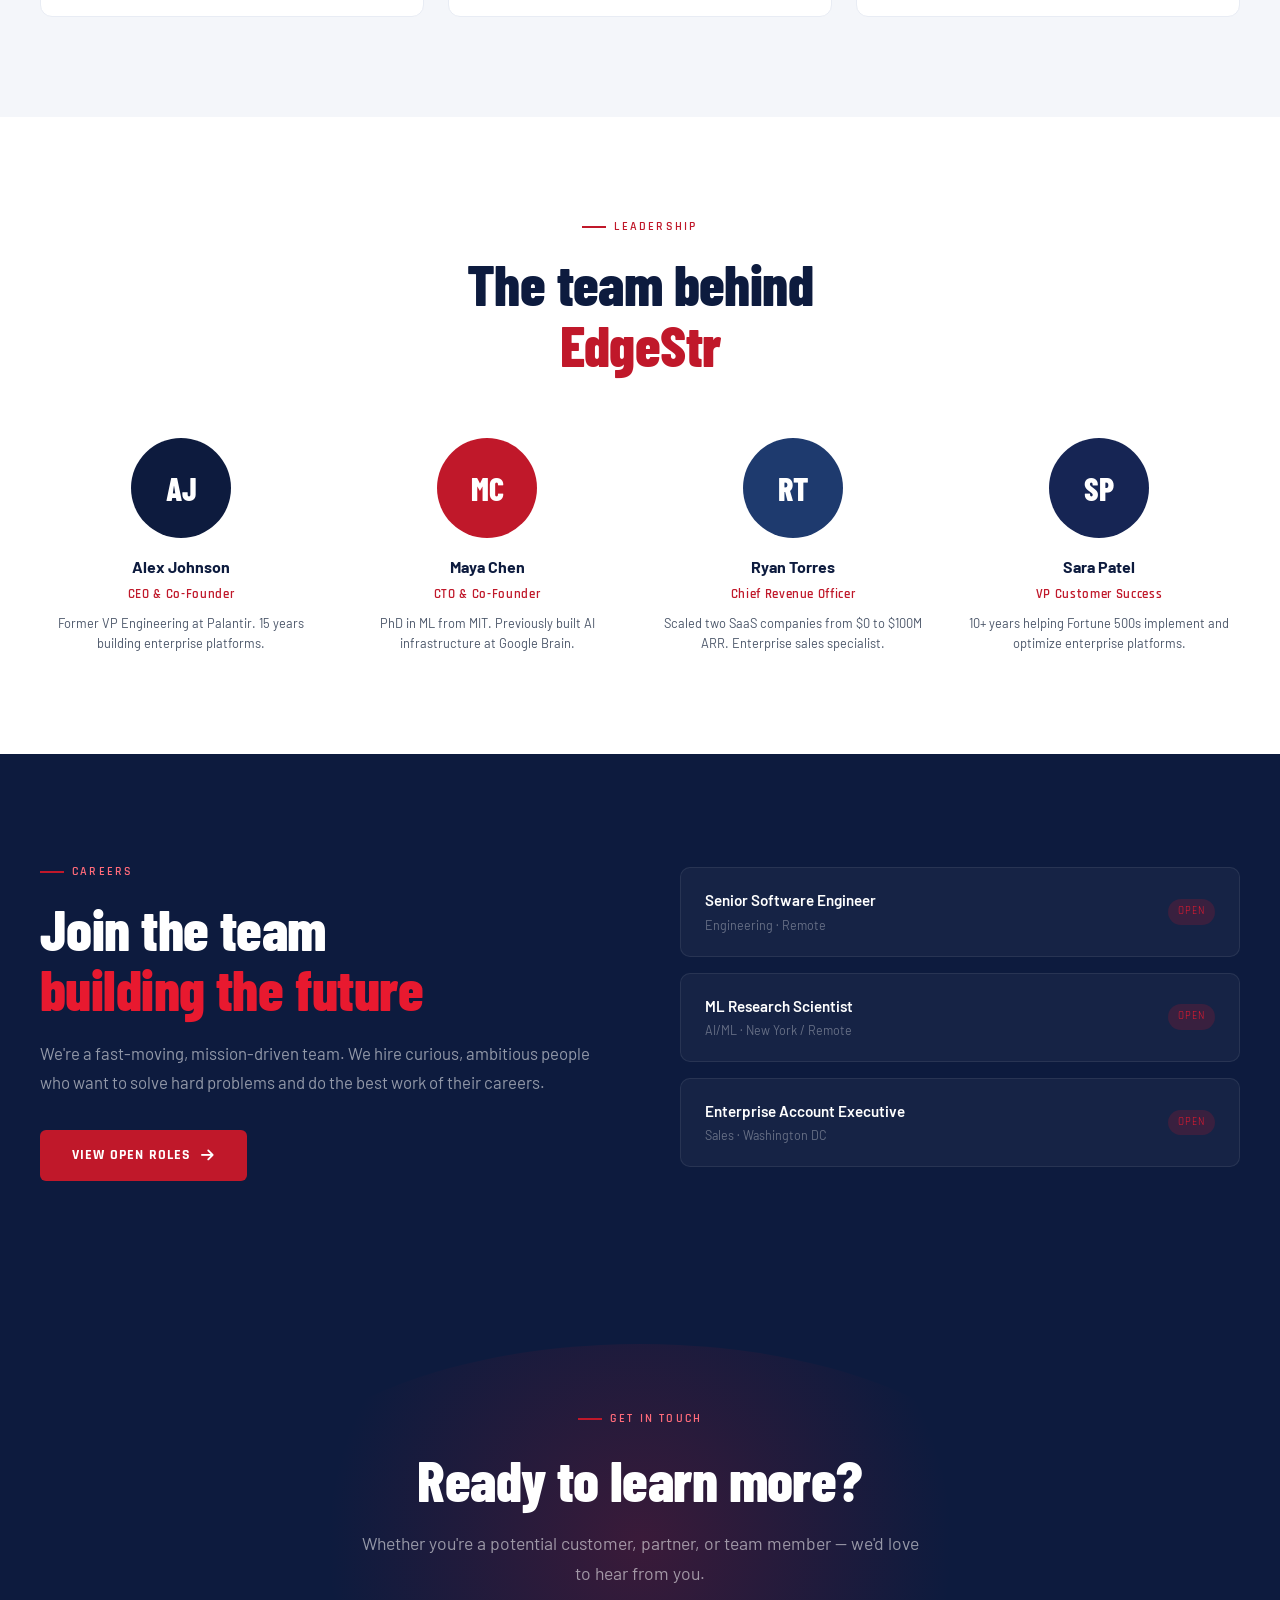
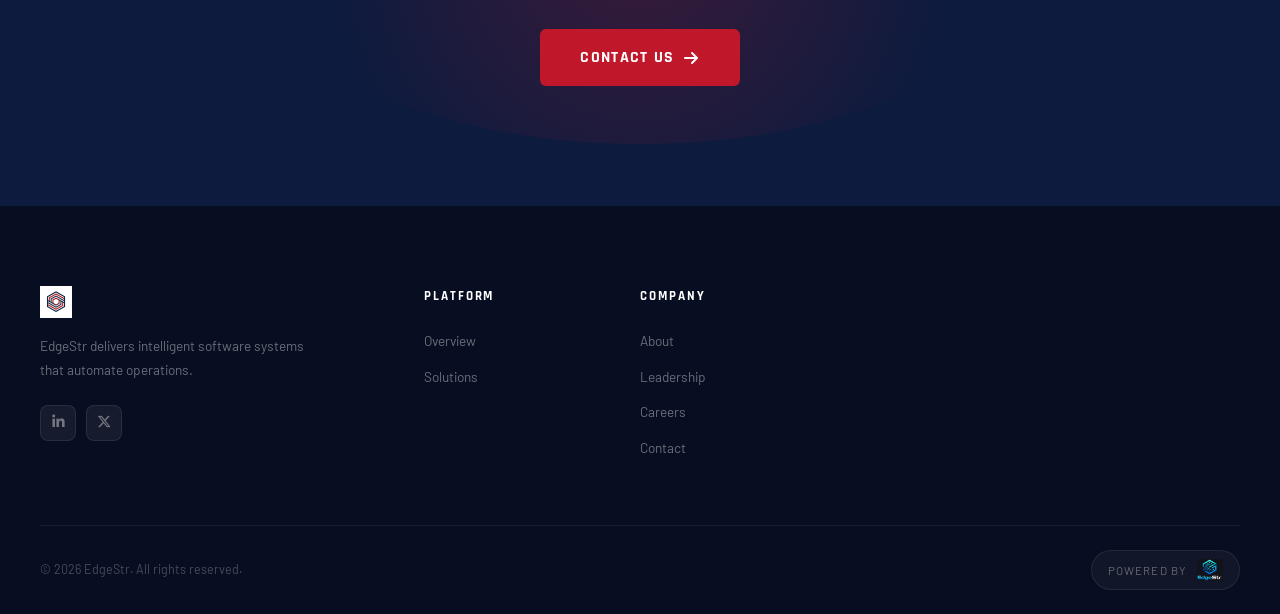
<file: website/webpages/company.html>
<!DOCTYPE html>
<html lang="en">
<head>
  <meta charset="UTF-8" />
  <meta name="viewport" content="width=device-width, initial-scale=1.0" />
  <title>Company — EdgeStr</title>
  <link rel="stylesheet" href="../main.css" />
  <link rel="stylesheet" href="https://cdnjs.cloudflare.com/ajax/libs/font-awesome/6.5.0/css/all.min.css" />
</head>
<body>

<nav id="navbar">
  <div class="nav-inner">
    <a href="../index.html" class="nav-logo"><img src="assets/testlogo.png" alt="EdgeStr" /></a>
    <div class="nav-links">
      <a href="platform.html">Platform</a><a href="solutions.html">Solutions</a><a href="company.html" class="active">Company</a><a href="customers.html">Customers</a><a href="contact.html">Contact</a>
    </div>
    <div class="nav-cta">
      <a href="contact.html" class="btn-secondary" style="padding:10px 20px;font-size:0.82rem;">Get a Demo</a>
      <a href="contact.html" class="btn-primary">Get Started <i class="fa-solid fa-arrow-right" style="font-size:0.75rem;"></i></a>
    </div>
    <div class="nav-hamburger" id="hamburger"><span></span><span></span><span></span></div>
  </div>
</nav>
<div class="mobile-menu" id="mobile-menu">
  <a href="platform.html">Platform</a><a href="solutions.html">Solutions</a><a href="company.html">Company</a><a href="customers.html">Customers</a><a href="contact.html">Contact</a>
</div>

<!-- HERO -->
<div class="page-hero">
  <div class="page-hero-inner">
    <div class="label-tag" style="color:#FF6B7A;">About EdgeStr</div>
    <h1 class="page-hero-title mt-16">Building the software<br/><span>infrastructure of tomorrow</span></h1>
    <p class="page-hero-sub">We believe every enterprise deserves technology that actually works as hard as their people do. That's why we built EdgeStr.</p>
  </div>
</div>

<!-- MISSION -->
<section style="padding:100px 0;background:var(--white);">
  <div class="section-inner">
    <div class="platform-grid">
      <div class="reveal-left">
        <div class="label-tag">Our Mission</div>
        <h2 class="section-heading mt-16">We give enterprises<br/><span>the edge they deserve</span></h2>
        <p class="section-sub mt-16" style="max-width:100%;">EdgeStr was founded on a simple belief: complex enterprise operations should not require armies of consultants, mountains of spreadsheets, and months of custom development. We built a platform that makes intelligence accessible to every team, in every organization.</p>
        <p style="margin-top:20px;font-size:1rem;color:var(--gray-dark);line-height:1.75;">From Fortune 500 corporations to fast-growing government contractors, our customers rely on EdgeStr to automate their most critical processes and make better decisions faster. We measure our success by theirs.</p>
      </div>
      <div class="platform-visual reveal-right">
        <div class="circuit-canvas" style="min-height:340px;border-radius:12px;">
          <div class="dashboard-anim" style="padding:28px;display:flex;flex-direction:column;justify-content:center;align-items:center;min-height:340px;">
            <div style="text-align:center;">
              <div style="font-family:'Barlow Condensed',sans-serif;font-size:4rem;font-weight:800;color:white;line-height:1;">2021</div>
              <div style="font-size:0.8rem;color:rgba(255,255,255,0.35);letter-spacing:0.1em;text-transform:uppercase;margin-bottom:32px;">Founded</div>
              <div style="display:grid;grid-template-columns:1fr 1fr;gap:24px;text-align:center;">
                <div><div style="font-family:'Barlow Condensed',sans-serif;font-size:2rem;font-weight:800;color:var(--red-bright);">240+</div><div style="font-size:0.72rem;color:rgba(255,255,255,0.35);text-transform:uppercase;letter-spacing:0.1em;">Clients</div></div>
                <div><div style="font-family:'Barlow Condensed',sans-serif;font-size:2rem;font-weight:800;color:var(--red-bright);">85+</div><div style="font-size:0.72rem;color:rgba(255,255,255,0.35);text-transform:uppercase;letter-spacing:0.1em;">Team Members</div></div>
                <div><div style="font-family:'Barlow Condensed',sans-serif;font-size:2rem;font-weight:800;color:var(--red-bright);">12</div><div style="font-size:0.72rem;color:rgba(255,255,255,0.35);text-transform:uppercase;letter-spacing:0.1em;">Countries</div></div>
                <div><div style="font-family:'Barlow Condensed',sans-serif;font-size:2rem;font-weight:800;color:var(--red-bright);">$42M</div><div style="font-size:0.72rem;color:rgba(255,255,255,0.35);text-transform:uppercase;letter-spacing:0.1em;">Raised</div></div>
              </div>
            </div>
          </div>
        </div>
      </div>
    </div>
  </div>
</section>

<!-- VALUES -->
<section style="padding:100px 0;background:var(--off-white);">
  <div class="section-inner">
    <div class="section-header centered reveal">
      <div class="label-tag">Our Values</div>
      <h2 class="section-heading mt-16">What we stand for</h2>
    </div>
    <div style="display:grid;grid-template-columns:repeat(3,1fr);gap:24px;margin-top:56px;">
      <div style="padding:36px;background:var(--white);border:1px solid var(--gray-light);border-radius:12px;transition:all 0.3s;" class="reveal delay-1" onmouseover="this.style.borderColor='var(--red)';this.style.transform='translateY(-4px)'" onmouseout="this.style.borderColor='var(--gray-light)';this.style.transform='none'">
        <div style="font-size:2rem;margin-bottom:16px;">⚡</div>
        <h3 style="font-family:'Barlow Condensed',sans-serif;font-size:1.4rem;font-weight:700;color:var(--navy);margin-bottom:10px;">Speed Without Sacrifice</h3>
        <p style="font-size:0.88rem;color:var(--gray-dark);line-height:1.7;">We move fast and build with rigorous quality. Our customers can't afford slow — and neither can we.</p>
      </div>
      <div style="padding:36px;background:var(--white);border:1px solid var(--gray-light);border-radius:12px;transition:all 0.3s;" class="reveal delay-2" onmouseover="this.style.borderColor='var(--red)';this.style.transform='translateY(-4px)'" onmouseout="this.style.borderColor='var(--gray-light)';this.style.transform='none'">
        <div style="font-size:2rem;margin-bottom:16px;">🎯</div>
        <h3 style="font-family:'Barlow Condensed',sans-serif;font-size:1.4rem;font-weight:700;color:var(--navy);margin-bottom:10px;">Customer Obsession</h3>
        <p style="font-size:0.88rem;color:var(--gray-dark);line-height:1.7;">Every decision starts with one question: does this make our customers more successful? If not, we don't build it.</p>
      </div>
      <div style="padding:36px;background:var(--white);border:1px solid var(--gray-light);border-radius:12px;transition:all 0.3s;" class="reveal delay-3" onmouseover="this.style.borderColor='var(--red)';this.style.transform='translateY(-4px)'" onmouseout="this.style.borderColor='var(--gray-light)';this.style.transform='none'">
        <div style="font-size:2rem;margin-bottom:16px;">🛡️</div>
        <h3 style="font-family:'Barlow Condensed',sans-serif;font-size:1.4rem;font-weight:700;color:var(--navy);margin-bottom:10px;">Trust First</h3>
        <p style="font-size:0.88rem;color:var(--gray-dark);line-height:1.7;">We operate with radical transparency. Your data belongs to you. We'll never monetize it, sell it, or misuse it.</p>
      </div>
    </div>
  </div>
</section>

<!-- LEADERSHIP -->
<section id="leadership" style="padding:100px 0;background:var(--white);">
  <div class="section-inner">
    <div class="section-header centered reveal">
      <div class="label-tag">Leadership</div>
      <h2 class="section-heading mt-16">The team behind<br/><span>EdgeStr</span></h2>
    </div>
    <div style="display:grid;grid-template-columns:repeat(4,1fr);gap:24px;margin-top:56px;">
      <div style="text-align:center;" class="reveal delay-1">
        <div style="width:100px;height:100px;border-radius:50%;background:var(--navy);display:flex;align-items:center;justify-content:center;font-family:'Barlow Condensed',sans-serif;font-size:2rem;font-weight:800;color:white;margin:0 auto 16px;">AJ</div>
        <div style="font-weight:700;color:var(--navy);font-size:1rem;">Alex Johnson</div>
        <div style="font-size:0.82rem;color:var(--red);margin-top:4px;font-family:'Rajdhani',sans-serif;font-weight:600;letter-spacing:0.05em;">CEO & Co-Founder</div>
        <p style="font-size:0.8rem;color:var(--gray-dark);margin-top:8px;line-height:1.6;">Former VP Engineering at Palantir. 15 years building enterprise platforms.</p>
      </div>
      <div style="text-align:center;" class="reveal delay-2">
        <div style="width:100px;height:100px;border-radius:50%;background:var(--red);display:flex;align-items:center;justify-content:center;font-family:'Barlow Condensed',sans-serif;font-size:2rem;font-weight:800;color:white;margin:0 auto 16px;">MC</div>
        <div style="font-weight:700;color:var(--navy);font-size:1rem;">Maya Chen</div>
        <div style="font-size:0.82rem;color:var(--red);margin-top:4px;font-family:'Rajdhani',sans-serif;font-weight:600;letter-spacing:0.05em;">CTO & Co-Founder</div>
        <p style="font-size:0.8rem;color:var(--gray-dark);margin-top:8px;line-height:1.6;">PhD in ML from MIT. Previously built AI infrastructure at Google Brain.</p>
      </div>
      <div style="text-align:center;" class="reveal delay-3">
        <div style="width:100px;height:100px;border-radius:50%;background:var(--navy-light);display:flex;align-items:center;justify-content:center;font-family:'Barlow Condensed',sans-serif;font-size:2rem;font-weight:800;color:white;margin:0 auto 16px;">RT</div>
        <div style="font-weight:700;color:var(--navy);font-size:1rem;">Ryan Torres</div>
        <div style="font-size:0.82rem;color:var(--red);margin-top:4px;font-family:'Rajdhani',sans-serif;font-weight:600;letter-spacing:0.05em;">Chief Revenue Officer</div>
        <p style="font-size:0.8rem;color:var(--gray-dark);margin-top:8px;line-height:1.6;">Scaled two SaaS companies from $0 to $100M ARR. Enterprise sales specialist.</p>
      </div>
      <div style="text-align:center;" class="reveal delay-4">
        <div style="width:100px;height:100px;border-radius:50%;background:var(--navy-mid);display:flex;align-items:center;justify-content:center;font-family:'Barlow Condensed',sans-serif;font-size:2rem;font-weight:800;color:white;margin:0 auto 16px;">SP</div>
        <div style="font-weight:700;color:var(--navy);font-size:1rem;">Sara Patel</div>
        <div style="font-size:0.82rem;color:var(--red);margin-top:4px;font-family:'Rajdhani',sans-serif;font-weight:600;letter-spacing:0.05em;">VP Customer Success</div>
        <p style="font-size:0.8rem;color:var(--gray-dark);margin-top:8px;line-height:1.6;">10+ years helping Fortune 500s implement and optimize enterprise platforms.</p>
      </div>
    </div>
  </div>
</section>

<!-- CAREERS -->
<section id="careers" style="padding:100px 0;background:var(--navy);">
  <div class="section-inner">
    <div style="display:grid;grid-template-columns:1fr 1fr;gap:80px;align-items:center;">
      <div class="reveal-left">
        <div class="label-tag" style="color:#FF6B7A;">Careers</div>
        <h2 class="section-heading mt-16" style="color:var(--white);">Join the team<br/><span style="color:var(--red-bright);">building the future</span></h2>
        <p style="color:rgba(255,255,255,0.55);font-size:1.05rem;line-height:1.75;margin-top:20px;">We're a fast-moving, mission-driven team. We hire curious, ambitious people who want to solve hard problems and do the best work of their careers.</p>
        <a href="contact.html" class="btn-primary mt-32" style="margin-top:32px;display:inline-flex;">View Open Roles <i class="fa-solid fa-arrow-right"></i></a>
      </div>
      <div class="reveal-right">
        <div style="display:flex;flex-direction:column;gap:16px;">
          <div style="background:rgba(255,255,255,0.04);border:1px solid rgba(255,255,255,0.08);border-radius:10px;padding:20px 24px;display:flex;justify-content:space-between;align-items:center;transition:all 0.3s;cursor:pointer;" onmouseover="this.style.borderColor='var(--red)'" onmouseout="this.style.borderColor='rgba(255,255,255,0.08)'">
            <div><div style="font-weight:600;color:white;font-size:0.95rem;">Senior Software Engineer</div><div style="font-size:0.78rem;color:rgba(255,255,255,0.35);margin-top:3px;">Engineering · Remote</div></div>
            <span style="background:rgba(192,24,42,0.2);color:var(--red-bright);font-size:0.7rem;font-family:'Rajdhani',sans-serif;letter-spacing:0.1em;text-transform:uppercase;padding:4px 10px;border-radius:100px;flex-shrink:0;">Open</span>
          </div>
          <div style="background:rgba(255,255,255,0.04);border:1px solid rgba(255,255,255,0.08);border-radius:10px;padding:20px 24px;display:flex;justify-content:space-between;align-items:center;transition:all 0.3s;cursor:pointer;" onmouseover="this.style.borderColor='var(--red)'" onmouseout="this.style.borderColor='rgba(255,255,255,0.08)'">
            <div><div style="font-weight:600;color:white;font-size:0.95rem;">ML Research Scientist</div><div style="font-size:0.78rem;color:rgba(255,255,255,0.35);margin-top:3px;">AI/ML · New York / Remote</div></div>
            <span style="background:rgba(192,24,42,0.2);color:var(--red-bright);font-size:0.7rem;font-family:'Rajdhani',sans-serif;letter-spacing:0.1em;text-transform:uppercase;padding:4px 10px;border-radius:100px;flex-shrink:0;">Open</span>
          </div>
          <div style="background:rgba(255,255,255,0.04);border:1px solid rgba(255,255,255,0.08);border-radius:10px;padding:20px 24px;display:flex;justify-content:space-between;align-items:center;transition:all 0.3s;cursor:pointer;" onmouseover="this.style.borderColor='var(--red)'" onmouseout="this.style.borderColor='rgba(255,255,255,0.08)'">
            <div><div style="font-weight:600;color:white;font-size:0.95rem;">Enterprise Account Executive</div><div style="font-size:0.78rem;color:rgba(255,255,255,0.35);margin-top:3px;">Sales · Washington DC</div></div>
            <span style="background:rgba(192,24,42,0.2);color:var(--red-bright);font-size:0.7rem;font-family:'Rajdhani',sans-serif;letter-spacing:0.1em;text-transform:uppercase;padding:4px 10px;border-radius:100px;flex-shrink:0;">Open</span>
          </div>
        </div>
      </div>
    </div>
  </div>
</section>

<section id="cta-section"><div class="cta-glow"></div><div class="section-inner" style="position:relative;z-index:2;"><div class="reveal"><div class="label-tag" style="color:#FF6B7A;justify-content:center;margin-bottom:20px;">Get in Touch</div><h2 class="section-heading" style="color:var(--white);text-align:center;">Ready to learn more?</h2><p class="section-sub" style="color:rgba(255,255,255,0.55);text-align:center;margin:20px auto 40px;">Whether you're a potential customer, partner, or team member — we'd love to hear from you.</p><div class="cta-buttons"><a href="contact.html" class="btn-primary" style="font-size:1rem;padding:16px 40px;">Contact Us <i class="fa-solid fa-arrow-right"></i></a></div></div></div></section>

<footer id="footer">
  <div class="footer-inner">
    <div class="footer-top">
      <div class="footer-brand"><div class="footer-logo"><img src="assets/testlogo.png" alt="EdgeStr" /></div><p class="footer-desc">EdgeStr delivers intelligent software systems that automate operations.</p><div class="footer-socials"><a href="#" class="social-btn"><i class="fab fa-linkedin-in"></i></a><a href="#" class="social-btn"><i class="fab fa-x-twitter"></i></a></div></div>
      <div class="footer-col"><h4>Platform</h4><ul><li><a href="platform.html">Overview</a></li><li><a href="solutions.html">Solutions</a></li></ul></div>
      <div class="footer-col"><h4>Company</h4><ul><li><a href="company.html">About</a></li><li><a href="company.html#leadership">Leadership</a></li><li><a href="company.html#careers">Careers</a></li><li><a href="contact.html">Contact</a></li></ul></div>
    </div>
    <div class="footer-bottom"><span class="footer-copy">© 2026 EdgeStr. All rights reserved.</span><div class="powered-badge"><span>Powered by</span><img src="assets/edgestar.png" alt="EdgeStar" /></div></div>
  </div>
</footer>

<script src="../main.js"></script>
</body>
</html>
</file>
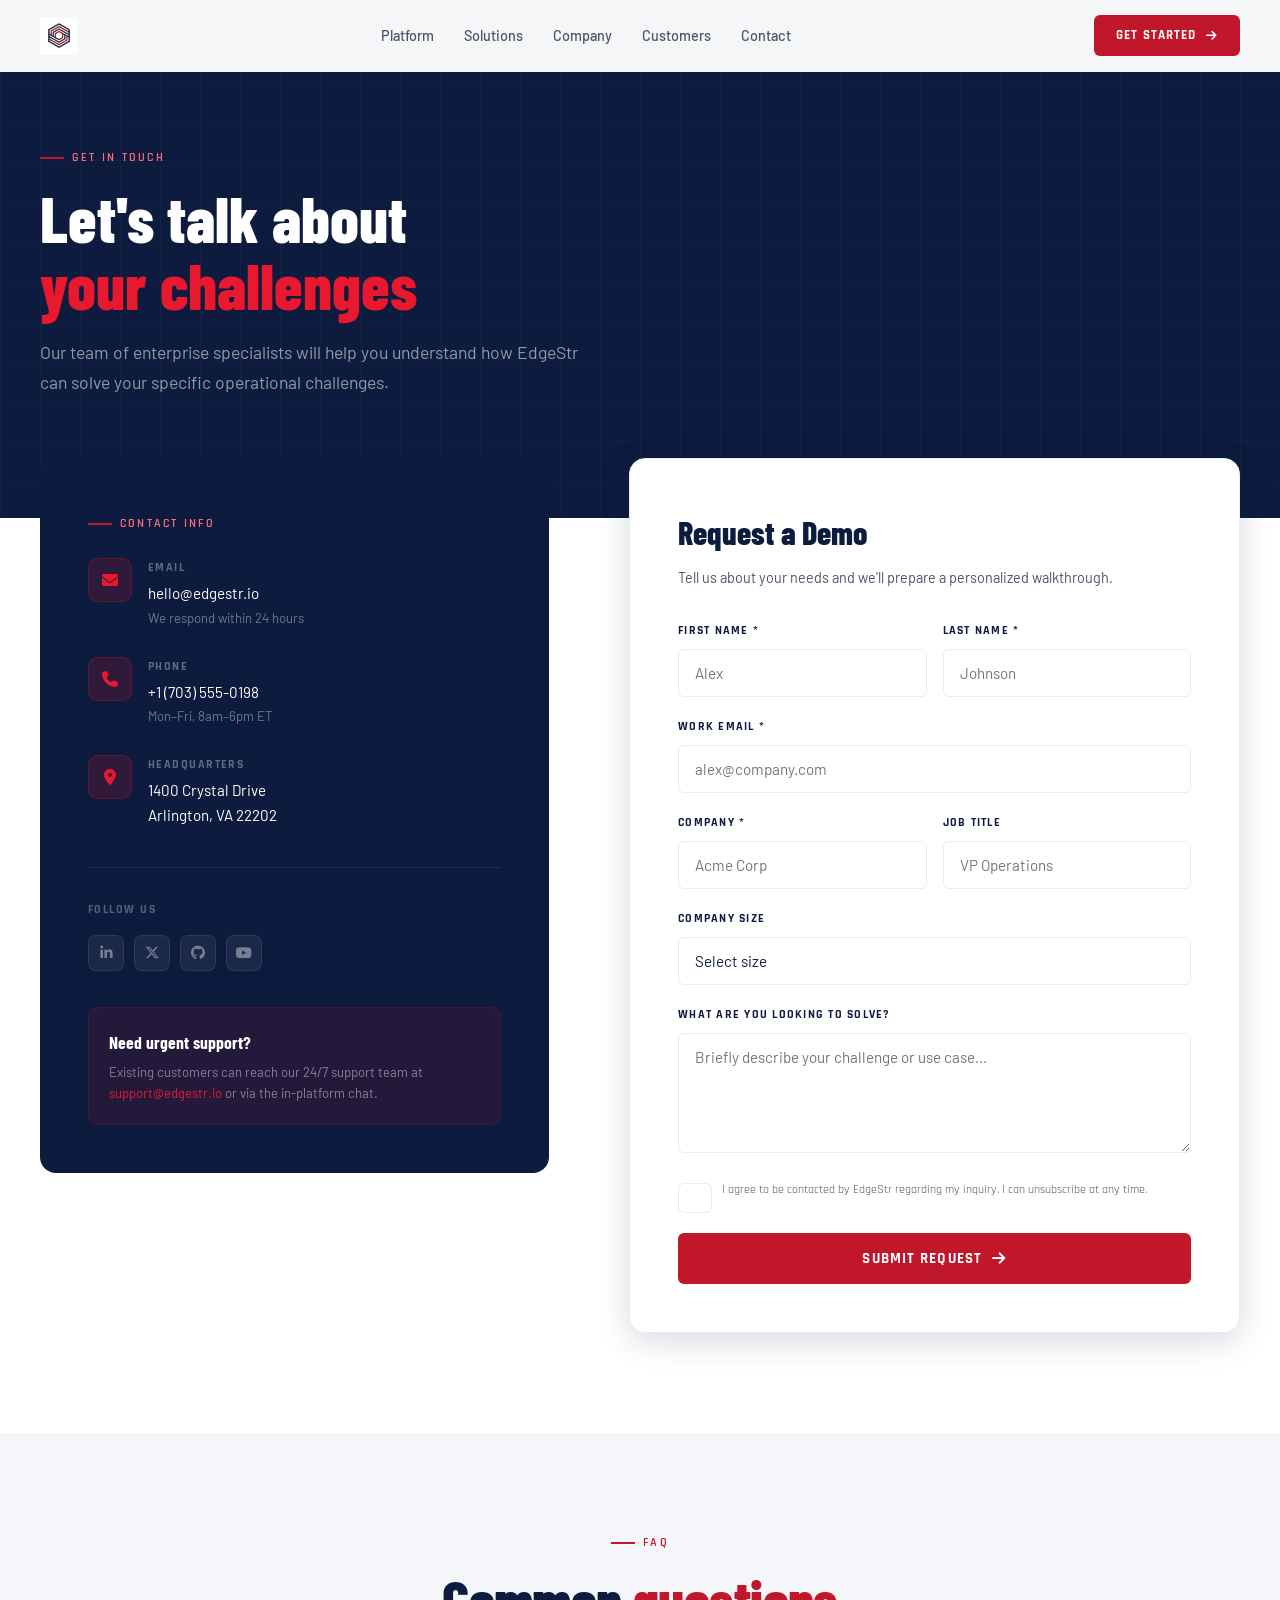
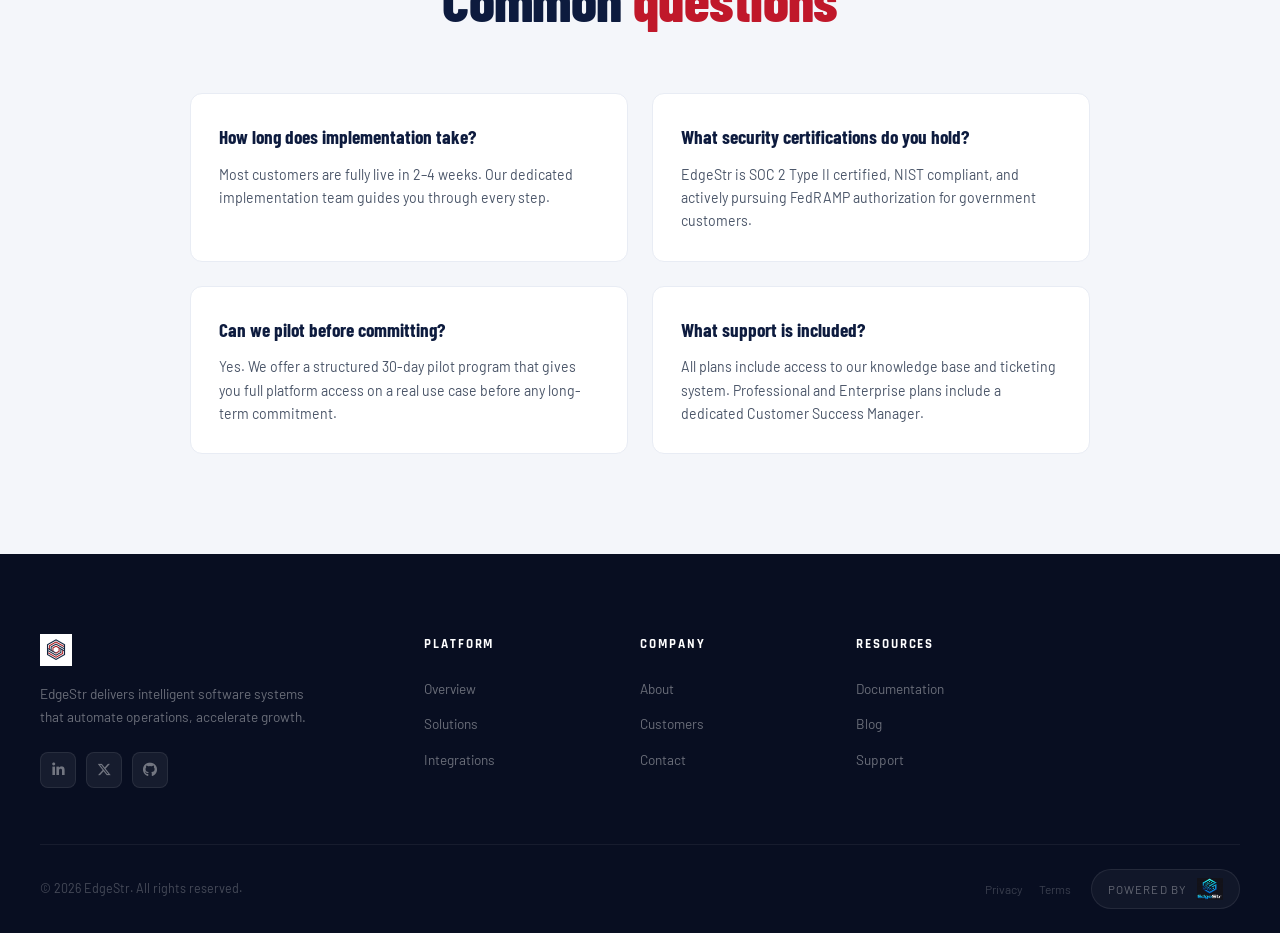
<file: website/webpages/contact.html>
<!DOCTYPE html>
<html lang="en">
<head>
  <meta charset="UTF-8" />
  <meta name="viewport" content="width=device-width, initial-scale=1.0" />
  <title>Contact — EdgeStr</title>
  <link rel="stylesheet" href="../main.css" />
  <link rel="stylesheet" href="https://cdnjs.cloudflare.com/ajax/libs/font-awesome/6.5.0/css/all.min.css" />
</head>
<body>

<nav id="navbar">
  <div class="nav-inner">
    <a href="../index.html" class="nav-logo"><img src="assets/testlogo.png" alt="EdgeStr" /></a>
    <div class="nav-links">
      <a href="platform.html">Platform</a><a href="solutions.html">Solutions</a><a href="company.html">Company</a><a href="customers.html">Customers</a><a href="contact.html" class="active">Contact</a>
    </div>
    <div class="nav-cta">
      <a href="contact.html" class="btn-primary">Get Started <i class="fa-solid fa-arrow-right" style="font-size:0.75rem;"></i></a>
    </div>
    <div class="nav-hamburger" id="hamburger"><span></span><span></span><span></span></div>
  </div>
</nav>
<div class="mobile-menu" id="mobile-menu">
  <a href="platform.html">Platform</a><a href="solutions.html">Solutions</a><a href="company.html">Company</a><a href="customers.html">Customers</a><a href="contact.html">Contact</a>
</div>

<!-- HERO -->
<div class="page-hero" style="padding-bottom:120px;">
  <div class="page-hero-inner">
    <div class="label-tag" style="color:#FF6B7A;">Get in Touch</div>
    <h1 class="page-hero-title mt-16">Let's talk about<br/><span>your challenges</span></h1>
    <p class="page-hero-sub">Our team of enterprise specialists will help you understand how EdgeStr can solve your specific operational challenges.</p>
  </div>
</div>

<!-- CONTACT FORM + INFO -->
<section class="contact-section" style="padding-top:0;margin-top:-60px;">
  <div class="section-inner">
    <div class="contact-grid">
      <!-- Info side -->
      <div class="reveal-left">
        <div style="background:var(--navy);border-radius:16px;padding:48px;height:100%;">
          <div class="label-tag" style="color:#FF6B7A;margin-bottom:24px;">Contact Info</div>
          <div style="display:flex;flex-direction:column;gap:28px;">
            <div style="display:flex;gap:16px;align-items:flex-start;">
              <div style="width:44px;height:44px;background:rgba(192,24,42,0.2);border:1px solid rgba(192,24,42,0.3);border-radius:10px;display:flex;align-items:center;justify-content:center;flex-shrink:0;"><i class="fa-solid fa-envelope" style="color:var(--red-bright);"></i></div>
              <div><div style="font-family:'Rajdhani',sans-serif;font-size:0.75rem;font-weight:700;letter-spacing:0.12em;text-transform:uppercase;color:rgba(255,255,255,0.35);margin-bottom:4px;">Email</div><div style="color:white;font-size:0.95rem;">hello@edgestr.io</div><div style="color:rgba(255,255,255,0.4);font-size:0.82rem;margin-top:2px;">We respond within 24 hours</div></div>
            </div>
            <div style="display:flex;gap:16px;align-items:flex-start;">
              <div style="width:44px;height:44px;background:rgba(192,24,42,0.2);border:1px solid rgba(192,24,42,0.3);border-radius:10px;display:flex;align-items:center;justify-content:center;flex-shrink:0;"><i class="fa-solid fa-phone" style="color:var(--red-bright);"></i></div>
              <div><div style="font-family:'Rajdhani',sans-serif;font-size:0.75rem;font-weight:700;letter-spacing:0.12em;text-transform:uppercase;color:rgba(255,255,255,0.35);margin-bottom:4px;">Phone</div><div style="color:white;font-size:0.95rem;">+1 (703) 555-0198</div><div style="color:rgba(255,255,255,0.4);font-size:0.82rem;margin-top:2px;">Mon–Fri, 8am–6pm ET</div></div>
            </div>
            <div style="display:flex;gap:16px;align-items:flex-start;">
              <div style="width:44px;height:44px;background:rgba(192,24,42,0.2);border:1px solid rgba(192,24,42,0.3);border-radius:10px;display:flex;align-items:center;justify-content:center;flex-shrink:0;"><i class="fa-solid fa-location-dot" style="color:var(--red-bright);"></i></div>
              <div><div style="font-family:'Rajdhani',sans-serif;font-size:0.75rem;font-weight:700;letter-spacing:0.12em;text-transform:uppercase;color:rgba(255,255,255,0.35);margin-bottom:4px;">Headquarters</div><div style="color:white;font-size:0.95rem;">1400 Crystal Drive<br/>Arlington, VA 22202</div></div>
            </div>
          </div>

          <div style="margin-top:40px;padding-top:32px;border-top:1px solid rgba(255,255,255,0.08);">
            <div style="font-family:'Rajdhani',sans-serif;font-size:0.75rem;font-weight:700;letter-spacing:0.12em;text-transform:uppercase;color:rgba(255,255,255,0.3);margin-bottom:16px;">Follow Us</div>
            <div style="display:flex;gap:10px;">
              <a href="#" class="social-btn"><i class="fab fa-linkedin-in"></i></a>
              <a href="#" class="social-btn"><i class="fab fa-x-twitter"></i></a>
              <a href="#" class="social-btn"><i class="fab fa-github"></i></a>
              <a href="#" class="social-btn"><i class="fab fa-youtube"></i></a>
            </div>
          </div>

          <div style="margin-top:36px;padding:20px;background:rgba(192,24,42,0.12);border:1px solid rgba(192,24,42,0.2);border-radius:10px;">
            <div style="font-family:'Barlow Condensed',sans-serif;font-size:1.1rem;font-weight:700;color:white;margin-bottom:6px;">Need urgent support?</div>
            <p style="font-size:0.82rem;color:rgba(255,255,255,0.45);line-height:1.6;">Existing customers can reach our 24/7 support team at <span style="color:var(--red-bright);">support@edgestr.io</span> or via the in-platform chat.</p>
          </div>
        </div>
      </div>

      <!-- Form side -->
      <div class="reveal-right" style="background:var(--white);border:1px solid var(--gray-light);border-radius:16px;padding:48px;box-shadow:var(--shadow-md);">
        <h2 style="font-family:'Barlow Condensed',sans-serif;font-size:2rem;font-weight:800;color:var(--navy);margin-bottom:8px;">Request a Demo</h2>
        <p style="font-size:0.9rem;color:var(--gray-dark);margin-bottom:32px;">Tell us about your needs and we'll prepare a personalized walkthrough.</p>

        <form>
          <div class="form-row">
            <div class="form-group">
              <label>First Name *</label>
              <input type="text" placeholder="Alex" required />
            </div>
            <div class="form-group">
              <label>Last Name *</label>
              <input type="text" placeholder="Johnson" required />
            </div>
          </div>
          <div class="form-group">
            <label>Work Email *</label>
            <input type="email" placeholder="alex@company.com" required />
          </div>
          <div class="form-row">
            <div class="form-group">
              <label>Company *</label>
              <input type="text" placeholder="Acme Corp" required />
            </div>
            <div class="form-group">
              <label>Job Title</label>
              <input type="text" placeholder="VP Operations" />
            </div>
          </div>
          <div class="form-group">
            <label>Company Size</label>
            <select>
              <option value="">Select size</option>
              <option>1–50 employees</option>
              <option>51–200 employees</option>
              <option>201–1,000 employees</option>
              <option>1,001–5,000 employees</option>
              <option>5,000+ employees</option>
            </select>
          </div>
          <div class="form-group">
            <label>What are you looking to solve?</label>
            <textarea placeholder="Briefly describe your challenge or use case..."></textarea>
          </div>
          <div class="form-group" style="display:flex;align-items:flex-start;gap:10px;">
            <input type="checkbox" id="consent" style="width:auto;margin-top:3px;flex-shrink:0;accent-color:var(--red);" />
            <label for="consent" style="font-size:0.78rem;color:var(--gray-dark);text-transform:none;letter-spacing:0;font-weight:400;line-height:1.5;">I agree to be contacted by EdgeStr regarding my inquiry. I can unsubscribe at any time.</label>
          </div>
          <button type="submit" class="btn-primary" style="width:100%;justify-content:center;padding:16px;font-size:0.95rem;">
            Submit Request <i class="fa-solid fa-arrow-right"></i>
          </button>
        </form>
      </div>
    </div>
  </div>
</section>

<!-- FAQ -->
<section style="padding:100px 0;background:var(--off-white);">
  <div class="section-inner">
    <div class="section-header centered reveal">
      <div class="label-tag">FAQ</div>
      <h2 class="section-heading mt-16">Common <span>questions</span></h2>
    </div>
    <div style="display:grid;grid-template-columns:1fr 1fr;gap:24px;margin-top:56px;max-width:900px;margin-left:auto;margin-right:auto;">
      <div style="background:var(--white);border:1px solid var(--gray-light);border-radius:12px;padding:28px;" class="reveal delay-1">
        <h3 style="font-family:'Barlow Condensed',sans-serif;font-size:1.2rem;font-weight:700;color:var(--navy);margin-bottom:10px;">How long does implementation take?</h3>
        <p style="font-size:0.88rem;color:var(--gray-dark);line-height:1.65;">Most customers are fully live in 2–4 weeks. Our dedicated implementation team guides you through every step.</p>
      </div>
      <div style="background:var(--white);border:1px solid var(--gray-light);border-radius:12px;padding:28px;" class="reveal delay-2">
        <h3 style="font-family:'Barlow Condensed',sans-serif;font-size:1.2rem;font-weight:700;color:var(--navy);margin-bottom:10px;">What security certifications do you hold?</h3>
        <p style="font-size:0.88rem;color:var(--gray-dark);line-height:1.65;">EdgeStr is SOC 2 Type II certified, NIST compliant, and actively pursuing FedRAMP authorization for government customers.</p>
      </div>
      <div style="background:var(--white);border:1px solid var(--gray-light);border-radius:12px;padding:28px;" class="reveal delay-1">
        <h3 style="font-family:'Barlow Condensed',sans-serif;font-size:1.2rem;font-weight:700;color:var(--navy);margin-bottom:10px;">Can we pilot before committing?</h3>
        <p style="font-size:0.88rem;color:var(--gray-dark);line-height:1.65;">Yes. We offer a structured 30-day pilot program that gives you full platform access on a real use case before any long-term commitment.</p>
      </div>
      <div style="background:var(--white);border:1px solid var(--gray-light);border-radius:12px;padding:28px;" class="reveal delay-2">
        <h3 style="font-family:'Barlow Condensed',sans-serif;font-size:1.2rem;font-weight:700;color:var(--navy);margin-bottom:10px;">What support is included?</h3>
        <p style="font-size:0.88rem;color:var(--gray-dark);line-height:1.65;">All plans include access to our knowledge base and ticketing system. Professional and Enterprise plans include a dedicated Customer Success Manager.</p>
      </div>
    </div>
  </div>
</section>

<footer id="footer">
  <div class="footer-inner">
    <div class="footer-top">
      <div class="footer-brand"><div class="footer-logo"><img src="assets/testlogo.png" alt="EdgeStr" /></div><p class="footer-desc">EdgeStr delivers intelligent software systems that automate operations, accelerate growth.</p><div class="footer-socials"><a href="#" class="social-btn"><i class="fab fa-linkedin-in"></i></a><a href="#" class="social-btn"><i class="fab fa-x-twitter"></i></a><a href="#" class="social-btn"><i class="fab fa-github"></i></a></div></div>
      <div class="footer-col"><h4>Platform</h4><ul><li><a href="platform.html">Overview</a></li><li><a href="solutions.html">Solutions</a></li><li><a href="platform.html#integrations">Integrations</a></li></ul></div>
      <div class="footer-col"><h4>Company</h4><ul><li><a href="company.html">About</a></li><li><a href="customers.html">Customers</a></li><li><a href="contact.html">Contact</a></li></ul></div>
      <div class="footer-col"><h4>Resources</h4><ul><li><a href="#">Documentation</a></li><li><a href="#">Blog</a></li><li><a href="#">Support</a></li></ul></div>
    </div>
    <div class="footer-bottom"><span class="footer-copy">© 2026 EdgeStr. All rights reserved.</span><div style="display:flex;align-items:center;gap:20px;"><div style="display:flex;gap:16px;"><a href="#" style="font-size:0.75rem;color:rgba(255,255,255,0.2);transition:color 0.2s;" onmouseover="this.style.color='rgba(255,255,255,0.5)'" onmouseout="this.style.color='rgba(255,255,255,0.2)'">Privacy</a><a href="#" style="font-size:0.75rem;color:rgba(255,255,255,0.2);transition:color 0.2s;" onmouseover="this.style.color='rgba(255,255,255,0.5)'" onmouseout="this.style.color='rgba(255,255,255,0.2)'">Terms</a></div><div class="powered-badge"><span>Powered by</span><img src="assets/edgestar.png" alt="EdgeStar" /></div></div></div>
  </div>
</footer>

<script src="../main.js"></script>
</body>
</html>
</file>
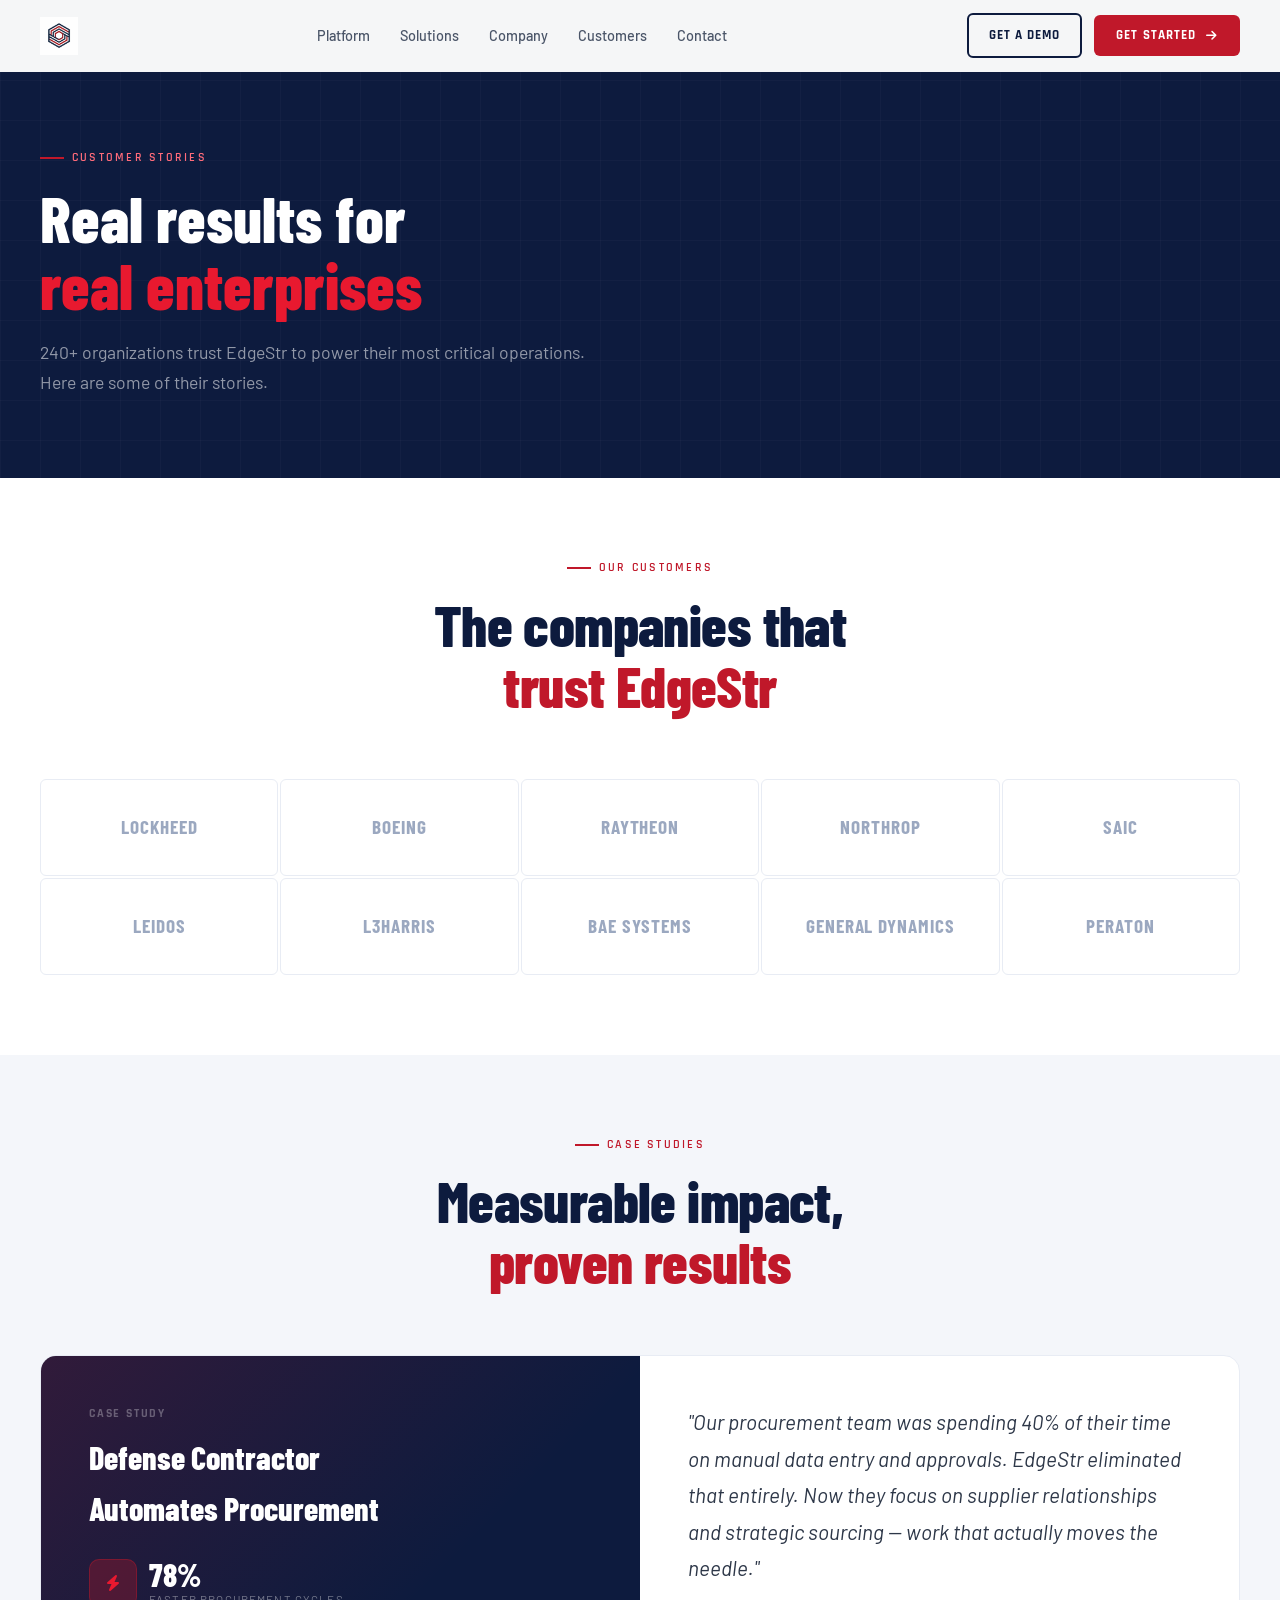
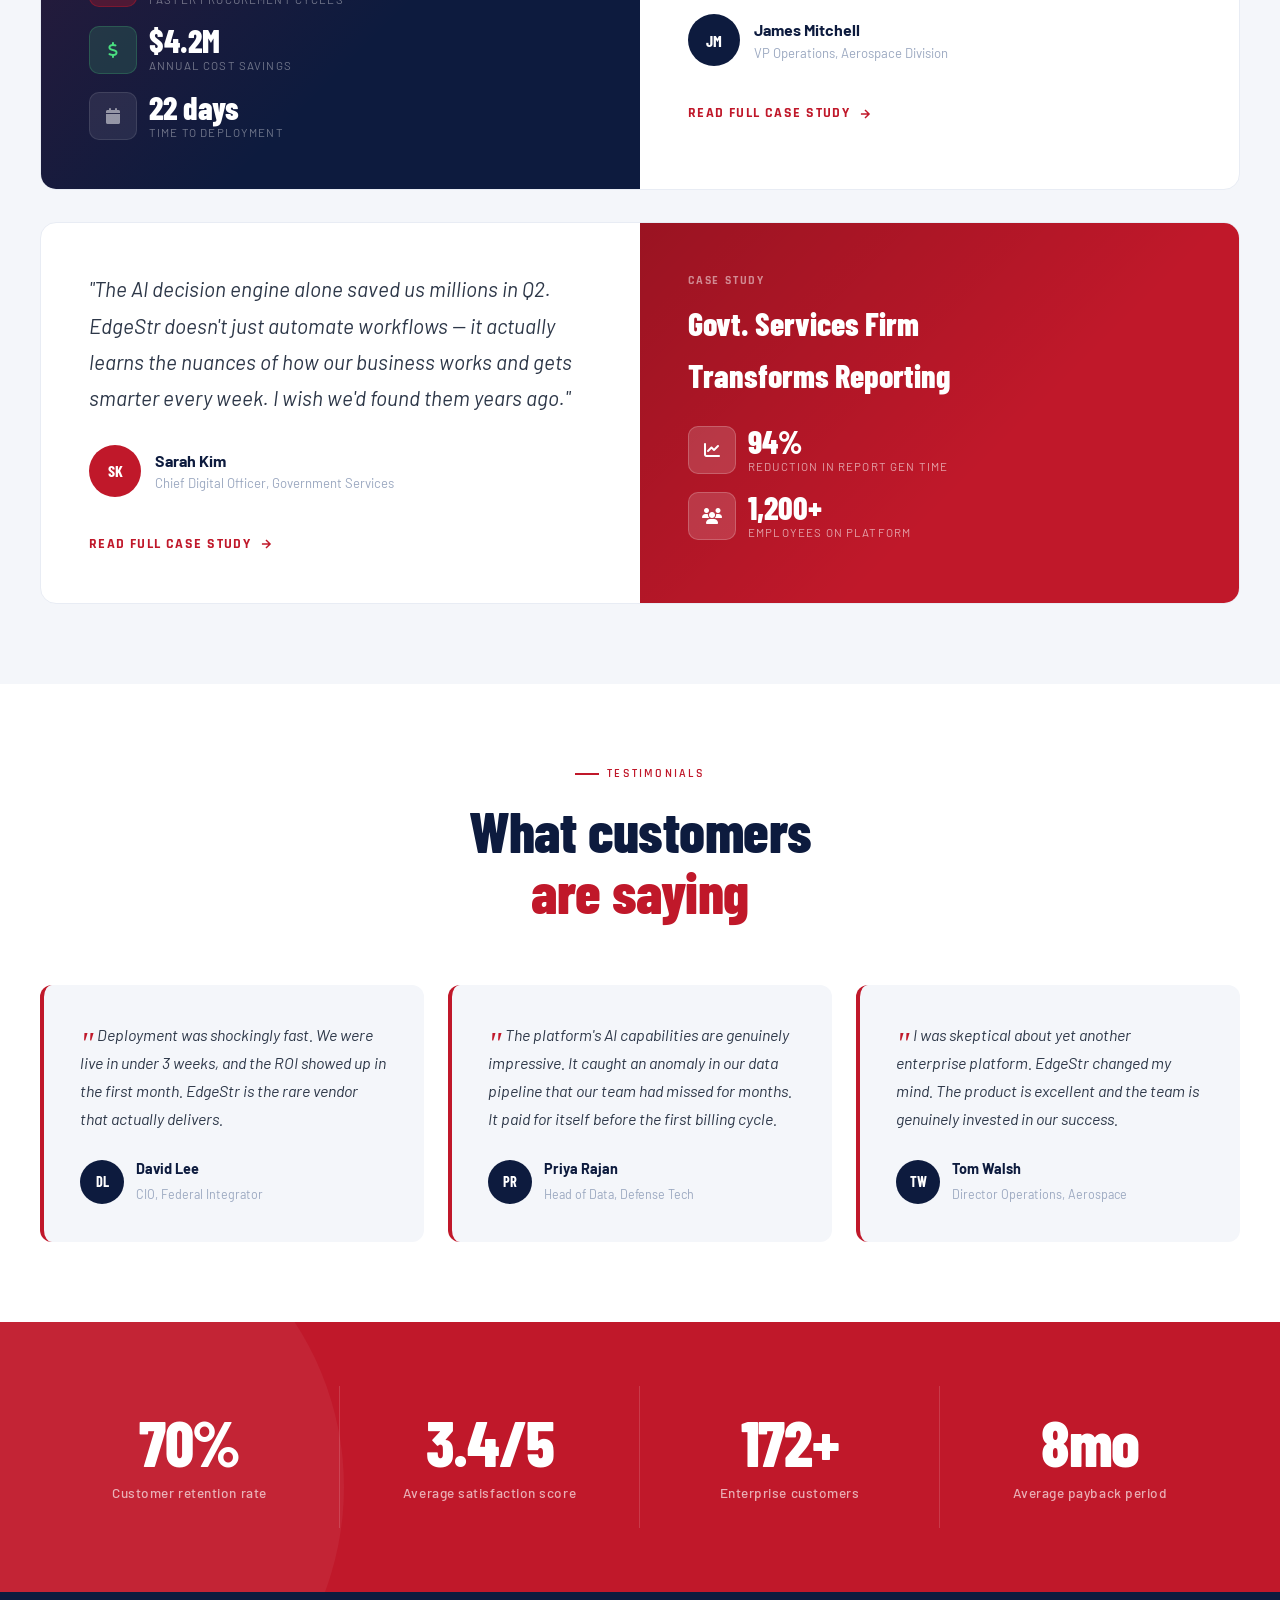
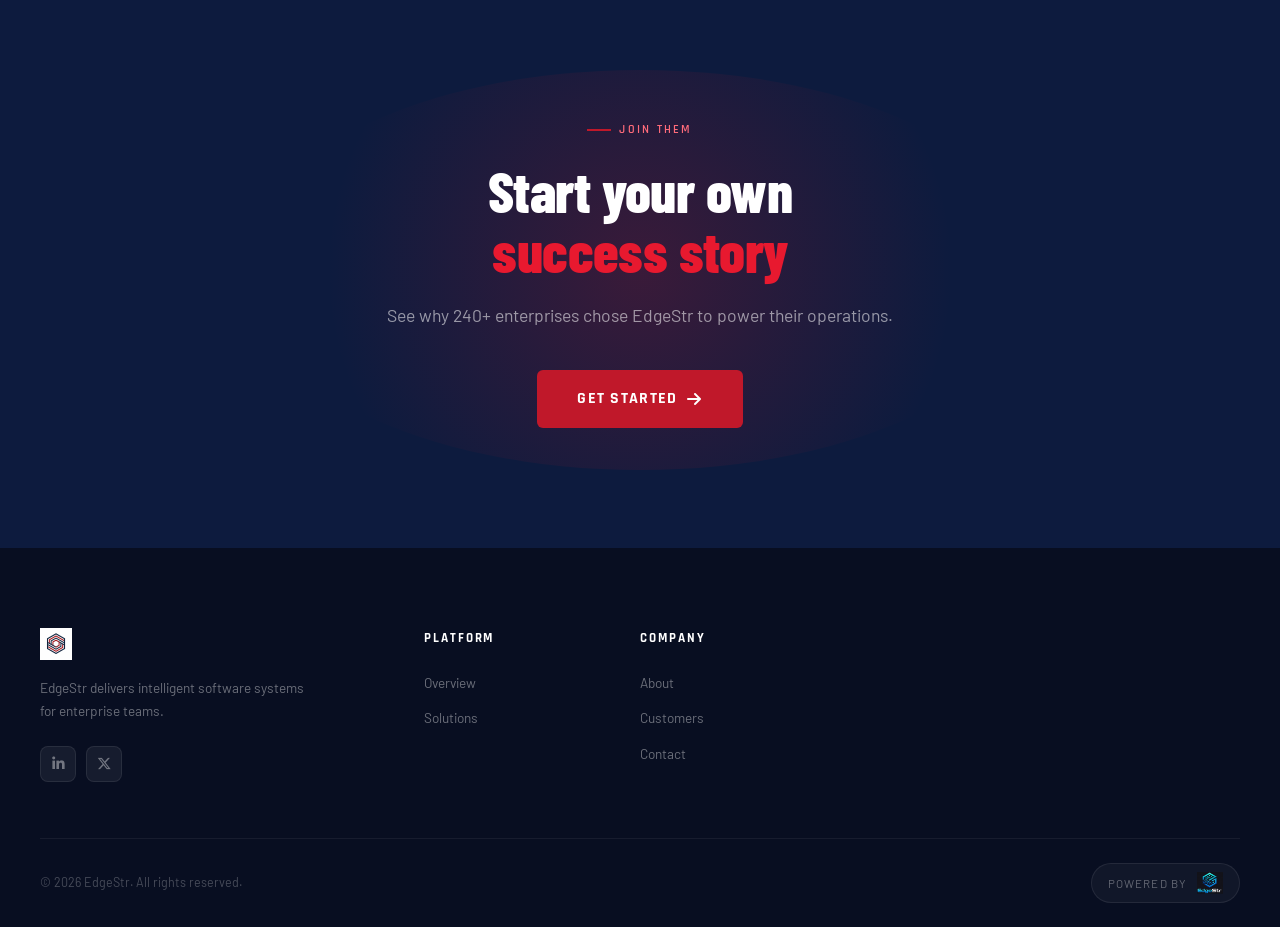
<file: website/webpages/customers.html>
<!DOCTYPE html>
<html lang="en">
<head>
  <meta charset="UTF-8" />
  <meta name="viewport" content="width=device-width, initial-scale=1.0" />
  <title>Customers — EdgeStr</title>
  <link rel="stylesheet" href="../main.css" />
  <link rel="stylesheet" href="https://cdnjs.cloudflare.com/ajax/libs/font-awesome/6.5.0/css/all.min.css" />
</head>
<body>

<nav id="navbar">
  <div class="nav-inner">
    <a href="../index.html" class="nav-logo"><img src="assets/testlogo.png" alt="EdgeStr" /></a>
    <div class="nav-links">
      <a href="platform.html">Platform</a><a href="solutions.html">Solutions</a><a href="company.html">Company</a><a href="customers.html" class="active">Customers</a><a href="contact.html">Contact</a>
    </div>
    <div class="nav-cta">
      <a href="contact.html" class="btn-secondary" style="padding:10px 20px;font-size:0.82rem;">Get a Demo</a>
      <a href="contact.html" class="btn-primary">Get Started <i class="fa-solid fa-arrow-right" style="font-size:0.75rem;"></i></a>
    </div>
    <div class="nav-hamburger" id="hamburger"><span></span><span></span><span></span></div>
  </div>
</nav>
<div class="mobile-menu" id="mobile-menu">
  <a href="platform.html">Platform</a><a href="solutions.html">Solutions</a><a href="company.html">Company</a><a href="customers.html">Customers</a><a href="contact.html">Contact</a>
</div>

<!-- HERO -->
<div class="page-hero">
  <div class="page-hero-inner">
    <div class="label-tag" style="color:#FF6B7A;">Customer Stories</div>
    <h1 class="page-hero-title mt-16">Real results for<br/><span>real enterprises</span></h1>
    <p class="page-hero-sub">240+ organizations trust EdgeStr to power their most critical operations. Here are some of their stories.</p>
  </div>
</div>

<!-- LOGO WALL -->
<section style="padding:80px 0;background:var(--white);">
  <div class="section-inner">
    <div class="section-header centered reveal">
      <div class="label-tag">Our Customers</div>
      <h2 class="section-heading mt-16">The companies that<br/><span>trust EdgeStr</span></h2>
    </div>
    <div class="customer-logos-grid reveal" style="margin-top:48px;">
      <div class="customer-logo-item">Lockheed</div>
      <div class="customer-logo-item">Boeing</div>
      <div class="customer-logo-item">Raytheon</div>
      <div class="customer-logo-item">Northrop</div>
      <div class="customer-logo-item">SAIC</div>
      <div class="customer-logo-item">Leidos</div>
      <div class="customer-logo-item">L3Harris</div>
      <div class="customer-logo-item">BAE Systems</div>
      <div class="customer-logo-item">General Dynamics</div>
      <div class="customer-logo-item">Peraton</div>
    </div>
  </div>
</section>

<!-- CASE STUDIES -->
<section style="padding:80px 0;background:var(--off-white);">
  <div class="section-inner">
    <div class="section-header centered reveal">
      <div class="label-tag">Case Studies</div>
      <h2 class="section-heading mt-16">Measurable impact,<br/><span>proven results</span></h2>
    </div>

    <!-- Case Study 1 -->
    <div style="background:var(--white);border:1px solid var(--gray-light);border-radius:16px;overflow:hidden;margin-top:56px;display:grid;grid-template-columns:1fr 1fr;" class="reveal">
      <div style="background:var(--navy);padding:48px;position:relative;overflow:hidden;">
        <div style="position:absolute;inset:0;background:linear-gradient(135deg,rgba(192,24,42,0.2) 0%,transparent 60%);"></div>
        <div style="position:relative;z-index:2;">
          <div style="font-family:'Rajdhani',sans-serif;font-size:0.75rem;font-weight:700;letter-spacing:0.15em;text-transform:uppercase;color:rgba(255,255,255,0.3);margin-bottom:8px;">Case Study</div>
          <div style="font-family:'Barlow Condensed',sans-serif;font-size:2rem;font-weight:800;color:white;margin-bottom:20px;">Defense Contractor<br/>Automates Procurement</div>
          <div style="display:flex;flex-direction:column;gap:16px;margin-top:24px;">
            <div style="display:flex;align-items:center;gap:12px;"><div style="width:48px;height:48px;background:rgba(192,24,42,0.3);border:1px solid rgba(192,24,42,0.4);border-radius:10px;display:flex;align-items:center;justify-content:center;"><i class="fa-solid fa-bolt" style="color:var(--red-bright);"></i></div><div><div style="font-family:'Barlow Condensed',sans-serif;font-size:2rem;font-weight:800;color:white;line-height:1;">78%</div><div style="font-size:0.72rem;color:rgba(255,255,255,0.4);text-transform:uppercase;letter-spacing:0.1em;">Faster procurement cycles</div></div></div>
            <div style="display:flex;align-items:center;gap:12px;"><div style="width:48px;height:48px;background:rgba(74,222,128,0.15);border:1px solid rgba(74,222,128,0.2);border-radius:10px;display:flex;align-items:center;justify-content:center;"><i class="fa-solid fa-dollar-sign" style="color:#4ADE80;"></i></div><div><div style="font-family:'Barlow Condensed',sans-serif;font-size:2rem;font-weight:800;color:white;line-height:1;">$4.2M</div><div style="font-size:0.72rem;color:rgba(255,255,255,0.4);text-transform:uppercase;letter-spacing:0.1em;">Annual cost savings</div></div></div>
            <div style="display:flex;align-items:center;gap:12px;"><div style="width:48px;height:48px;background:rgba(255,255,255,0.08);border:1px solid rgba(255,255,255,0.1);border-radius:10px;display:flex;align-items:center;justify-content:center;"><i class="fa-solid fa-calendar" style="color:rgba(255,255,255,0.5);"></i></div><div><div style="font-family:'Barlow Condensed',sans-serif;font-size:2rem;font-weight:800;color:white;line-height:1;">22 days</div><div style="font-size:0.72rem;color:rgba(255,255,255,0.4);text-transform:uppercase;letter-spacing:0.1em;">Time to deployment</div></div></div>
          </div>
        </div>
      </div>
      <div style="padding:48px;">
        <div style="font-size:1.3rem;font-style:italic;color:var(--text-body);line-height:1.75;margin-bottom:28px;">"Our procurement team was spending 40% of their time on manual data entry and approvals. EdgeStr eliminated that entirely. Now they focus on supplier relationships and strategic sourcing — work that actually moves the needle."</div>
        <div style="display:flex;align-items:center;gap:14px;margin-bottom:32px;">
          <div style="width:52px;height:52px;border-radius:50%;background:var(--navy);display:flex;align-items:center;justify-content:center;font-family:'Barlow Condensed',sans-serif;font-weight:700;color:white;">JM</div>
          <div><div style="font-weight:700;color:var(--navy);">James Mitchell</div><div style="font-size:0.82rem;color:var(--gray-mid);">VP Operations, Aerospace Division</div></div>
        </div>
        <a href="contact.html" class="btn-arrow-link">Read Full Case Study <svg width="14" height="14" viewBox="0 0 24 24" fill="none" stroke="currentColor" stroke-width="2.5"><path d="M5 12h14M12 5l7 7-7 7"/></svg></a>
      </div>
    </div>

    <!-- Case Study 2 -->
    <div style="background:var(--white);border:1px solid var(--gray-light);border-radius:16px;overflow:hidden;margin-top:32px;display:grid;grid-template-columns:1fr 1fr;" class="reveal">
      <div style="padding:48px;">
        <div style="font-size:1.3rem;font-style:italic;color:var(--text-body);line-height:1.75;margin-bottom:28px;">"The AI decision engine alone saved us millions in Q2. EdgeStr doesn't just automate workflows — it actually learns the nuances of how our business works and gets smarter every week. I wish we'd found them years ago."</div>
        <div style="display:flex;align-items:center;gap:14px;margin-bottom:32px;">
          <div style="width:52px;height:52px;border-radius:50%;background:var(--red);display:flex;align-items:center;justify-content:center;font-family:'Barlow Condensed',sans-serif;font-weight:700;color:white;">SK</div>
          <div><div style="font-weight:700;color:var(--navy);">Sarah Kim</div><div style="font-size:0.82rem;color:var(--gray-mid);">Chief Digital Officer, Government Services</div></div>
        </div>
        <a href="contact.html" class="btn-arrow-link">Read Full Case Study <svg width="14" height="14" viewBox="0 0 24 24" fill="none" stroke="currentColor" stroke-width="2.5"><path d="M5 12h14M12 5l7 7-7 7"/></svg></a>
      </div>
      <div style="background:var(--red);padding:48px;position:relative;overflow:hidden;">
        <div style="position:absolute;inset:0;background:linear-gradient(135deg,rgba(0,0,0,0.2) 0%,transparent 60%);"></div>
        <div style="position:relative;z-index:2;">
          <div style="font-family:'Rajdhani',sans-serif;font-size:0.75rem;font-weight:700;letter-spacing:0.15em;text-transform:uppercase;color:rgba(255,255,255,0.5);margin-bottom:8px;">Case Study</div>
          <div style="font-family:'Barlow Condensed',sans-serif;font-size:2rem;font-weight:800;color:white;margin-bottom:20px;">Govt. Services Firm<br/>Transforms Reporting</div>
          <div style="display:flex;flex-direction:column;gap:16px;margin-top:24px;">
            <div style="display:flex;align-items:center;gap:12px;"><div style="width:48px;height:48px;background:rgba(255,255,255,0.15);border:1px solid rgba(255,255,255,0.2);border-radius:10px;display:flex;align-items:center;justify-content:center;"><i class="fa-solid fa-chart-line" style="color:white;"></i></div><div><div style="font-family:'Barlow Condensed',sans-serif;font-size:2rem;font-weight:800;color:white;line-height:1;">94%</div><div style="font-size:0.72rem;color:rgba(255,255,255,0.6);text-transform:uppercase;letter-spacing:0.1em;">Reduction in report gen time</div></div></div>
            <div style="display:flex;align-items:center;gap:12px;"><div style="width:48px;height:48px;background:rgba(255,255,255,0.15);border:1px solid rgba(255,255,255,0.2);border-radius:10px;display:flex;align-items:center;justify-content:center;"><i class="fa-solid fa-users" style="color:white;"></i></div><div><div style="font-family:'Barlow Condensed',sans-serif;font-size:2rem;font-weight:800;color:white;line-height:1;">1,200+</div><div style="font-size:0.72rem;color:rgba(255,255,255,0.6);text-transform:uppercase;letter-spacing:0.1em;">Employees on platform</div></div></div>
          </div>
        </div>
      </div>
    </div>

  </div>
</section>

<!-- MORE TESTIMONIALS -->
<section style="padding:80px 0;background:var(--white);">
  <div class="section-inner">
    <div class="section-header centered reveal">
      <div class="label-tag">Testimonials</div>
      <h2 class="section-heading mt-16">What customers<br/><span>are saying</span></h2>
    </div>
    <div style="display:grid;grid-template-columns:repeat(3,1fr);gap:24px;margin-top:56px;">
      <div class="testimonial-card reveal delay-1">
        <p class="quote-text">Deployment was shockingly fast. We were live in under 3 weeks, and the ROI showed up in the first month. EdgeStr is the rare vendor that actually delivers.</p>
        <div class="quote-author"><div class="author-avatar">DL</div><div class="author-info"><strong>David Lee</strong><span>CIO, Federal Integrator</span></div></div>
      </div>
      <div class="testimonial-card reveal delay-2">
        <p class="quote-text">The platform's AI capabilities are genuinely impressive. It caught an anomaly in our data pipeline that our team had missed for months. It paid for itself before the first billing cycle.</p>
        <div class="quote-author"><div class="author-avatar">PR</div><div class="author-info"><strong>Priya Rajan</strong><span>Head of Data, Defense Tech</span></div></div>
      </div>
      <div class="testimonial-card reveal delay-3">
        <p class="quote-text">I was skeptical about yet another enterprise platform. EdgeStr changed my mind. The product is excellent and the team is genuinely invested in our success.</p>
        <div class="quote-author"><div class="author-avatar">TW</div><div class="author-info"><strong>Tom Walsh</strong><span>Director Operations, Aerospace</span></div></div>
      </div>
    </div>
  </div>
</section>

<!-- STATS -->
<section id="stats-banner">
  <div class="section-inner"><div class="stats-grid">
    <div class="stat-block reveal delay-1"><div class="stat-big"><span data-count="98" data-suffix="%">0%</span></div><div class="stat-desc">Customer retention rate</div></div>
    <div class="stat-block reveal delay-2"><div class="stat-big"><span data-count="4.8" data-suffix="/5">0/5</span></div><div class="stat-desc">Average satisfaction score</div></div>
    <div class="stat-block reveal delay-3"><div class="stat-big"><span data-count="240" data-suffix="+">0+</span></div><div class="stat-desc">Enterprise customers</div></div>
    <div class="stat-block reveal delay-4"><div class="stat-big"><span data-count="12" data-suffix="mo">0mo</span></div><div class="stat-desc">Average payback period</div></div>
  </div></div>
</section>

<section id="cta-section"><div class="cta-glow"></div><div class="section-inner" style="position:relative;z-index:2;"><div class="reveal"><div class="label-tag" style="color:#FF6B7A;justify-content:center;margin-bottom:20px;">Join Them</div><h2 class="section-heading" style="color:var(--white);text-align:center;">Start your own<br/><span style="color:var(--red-bright);">success story</span></h2><p class="section-sub" style="color:rgba(255,255,255,0.55);text-align:center;margin:20px auto 40px;">See why 240+ enterprises chose EdgeStr to power their operations.</p><div class="cta-buttons"><a href="contact.html" class="btn-primary" style="font-size:1rem;padding:16px 40px;">Get Started <i class="fa-solid fa-arrow-right"></i></a></div></div></div></section>

<footer id="footer">
  <div class="footer-inner">
    <div class="footer-top">
      <div class="footer-brand"><div class="footer-logo"><img src="assets/testlogo.png" alt="EdgeStr" /></div><p class="footer-desc">EdgeStr delivers intelligent software systems for enterprise teams.</p><div class="footer-socials"><a href="#" class="social-btn"><i class="fab fa-linkedin-in"></i></a><a href="#" class="social-btn"><i class="fab fa-x-twitter"></i></a></div></div>
      <div class="footer-col"><h4>Platform</h4><ul><li><a href="platform.html">Overview</a></li><li><a href="solutions.html">Solutions</a></li></ul></div>
      <div class="footer-col"><h4>Company</h4><ul><li><a href="company.html">About</a></li><li><a href="customers.html">Customers</a></li><li><a href="contact.html">Contact</a></li></ul></div>
    </div>
    <div class="footer-bottom"><span class="footer-copy">© 2026 EdgeStr. All rights reserved.</span><div class="powered-badge"><span>Powered by</span><img src="assets/edgestar.png" alt="EdgeStar" /></div></div>
  </div>
</footer>

<script src="../main.js"></script>
</body>
</html>
</file>
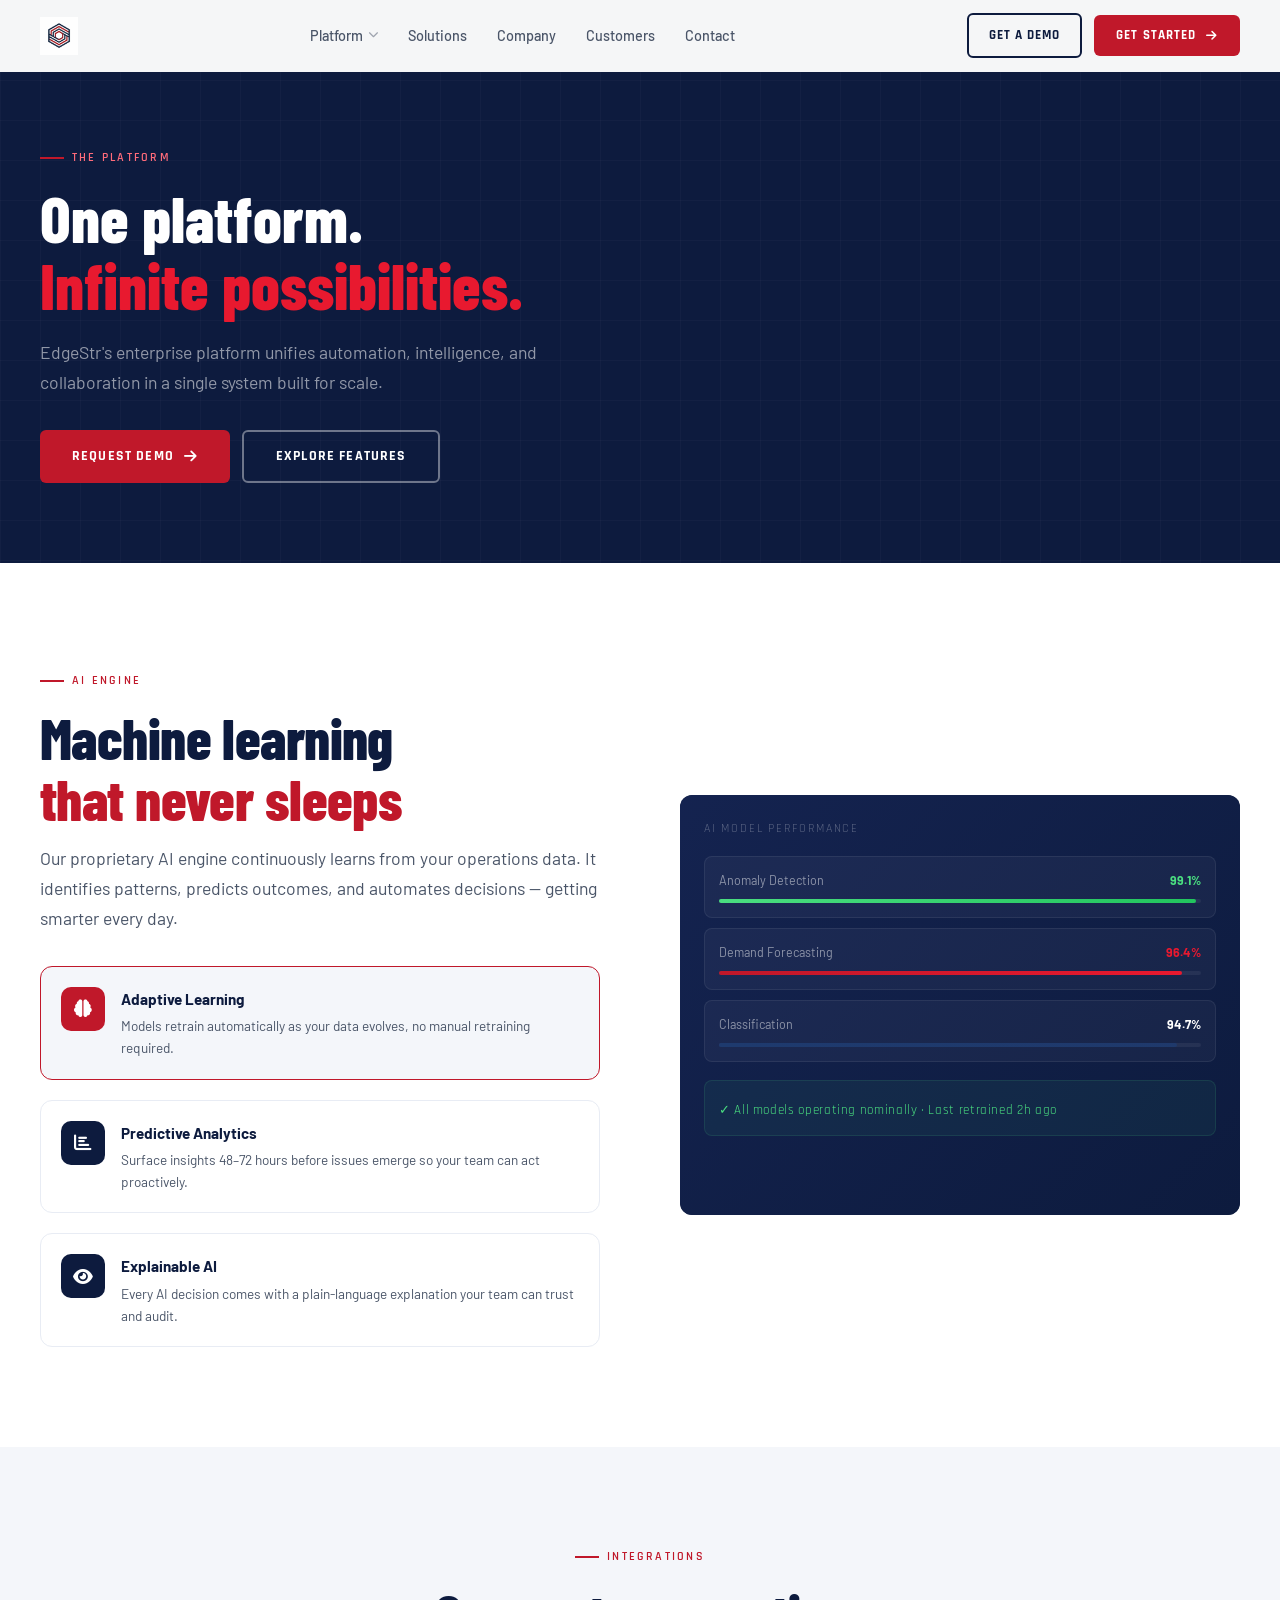
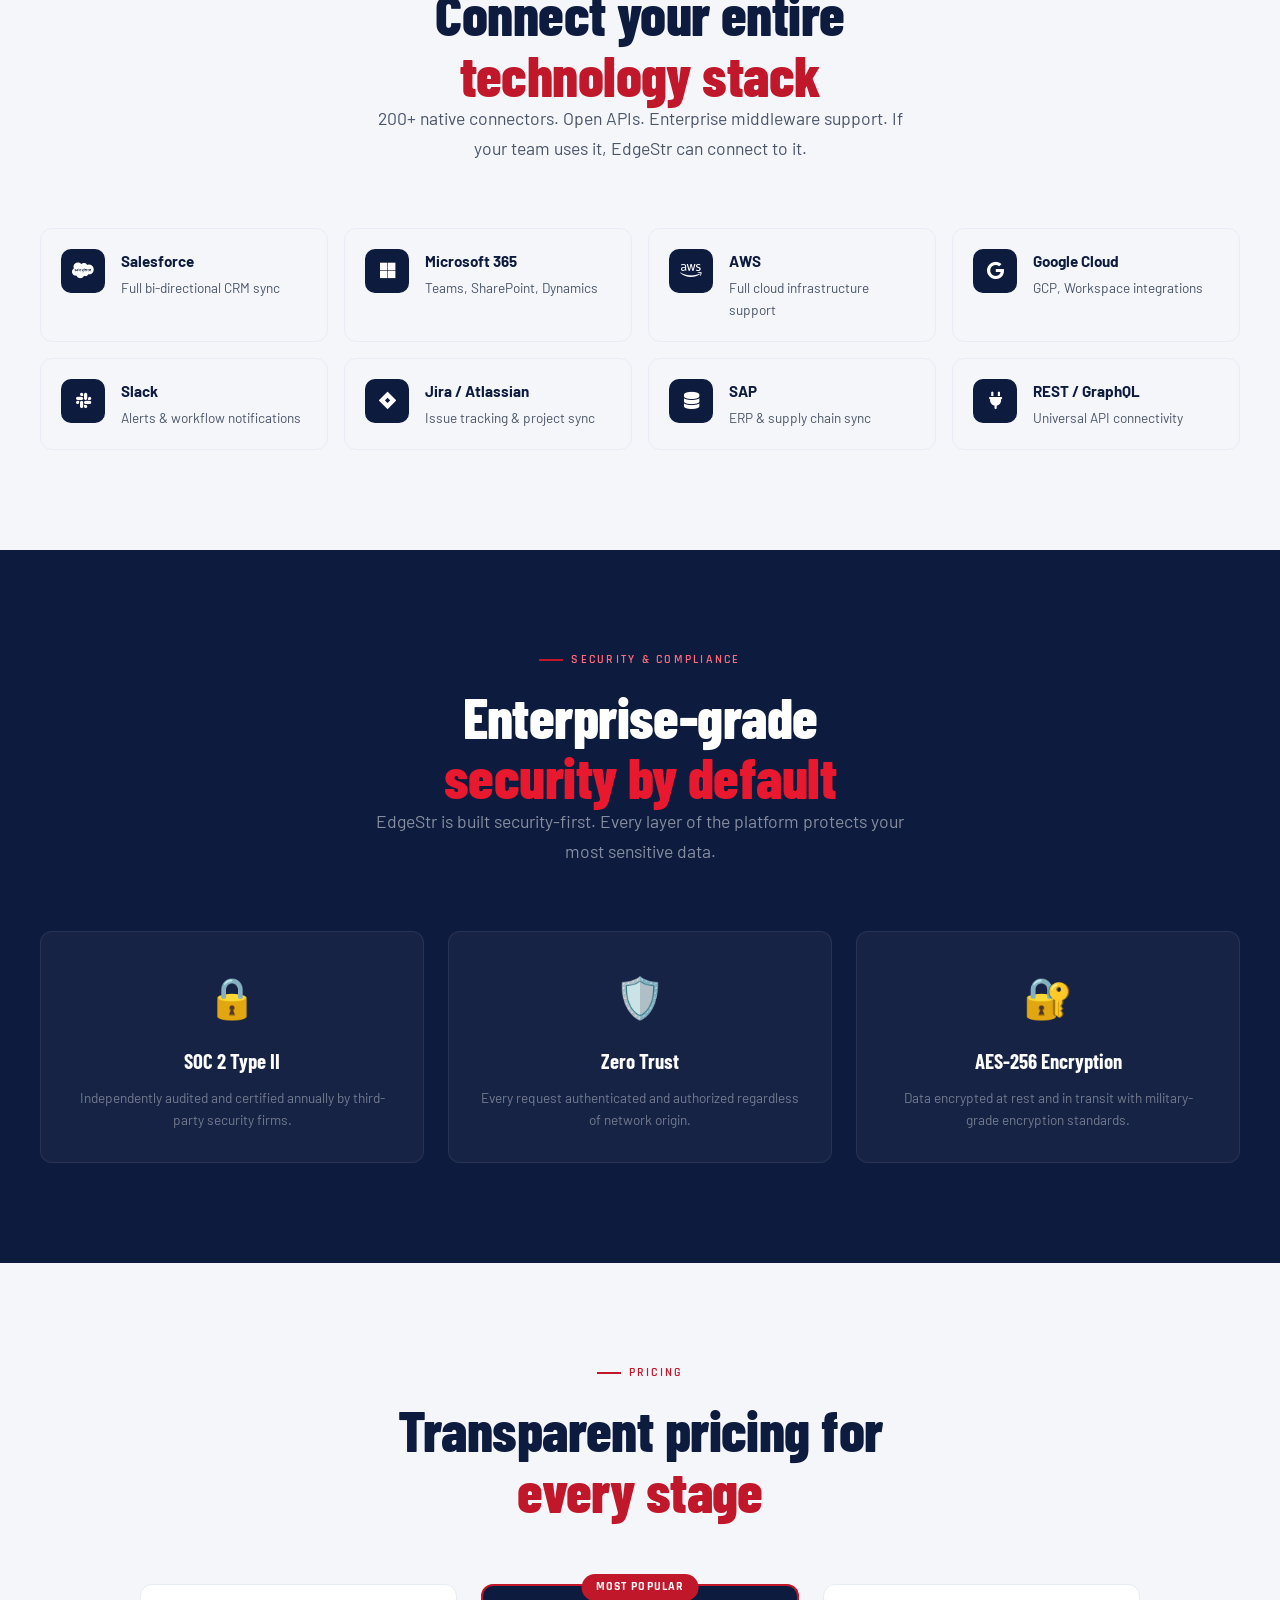
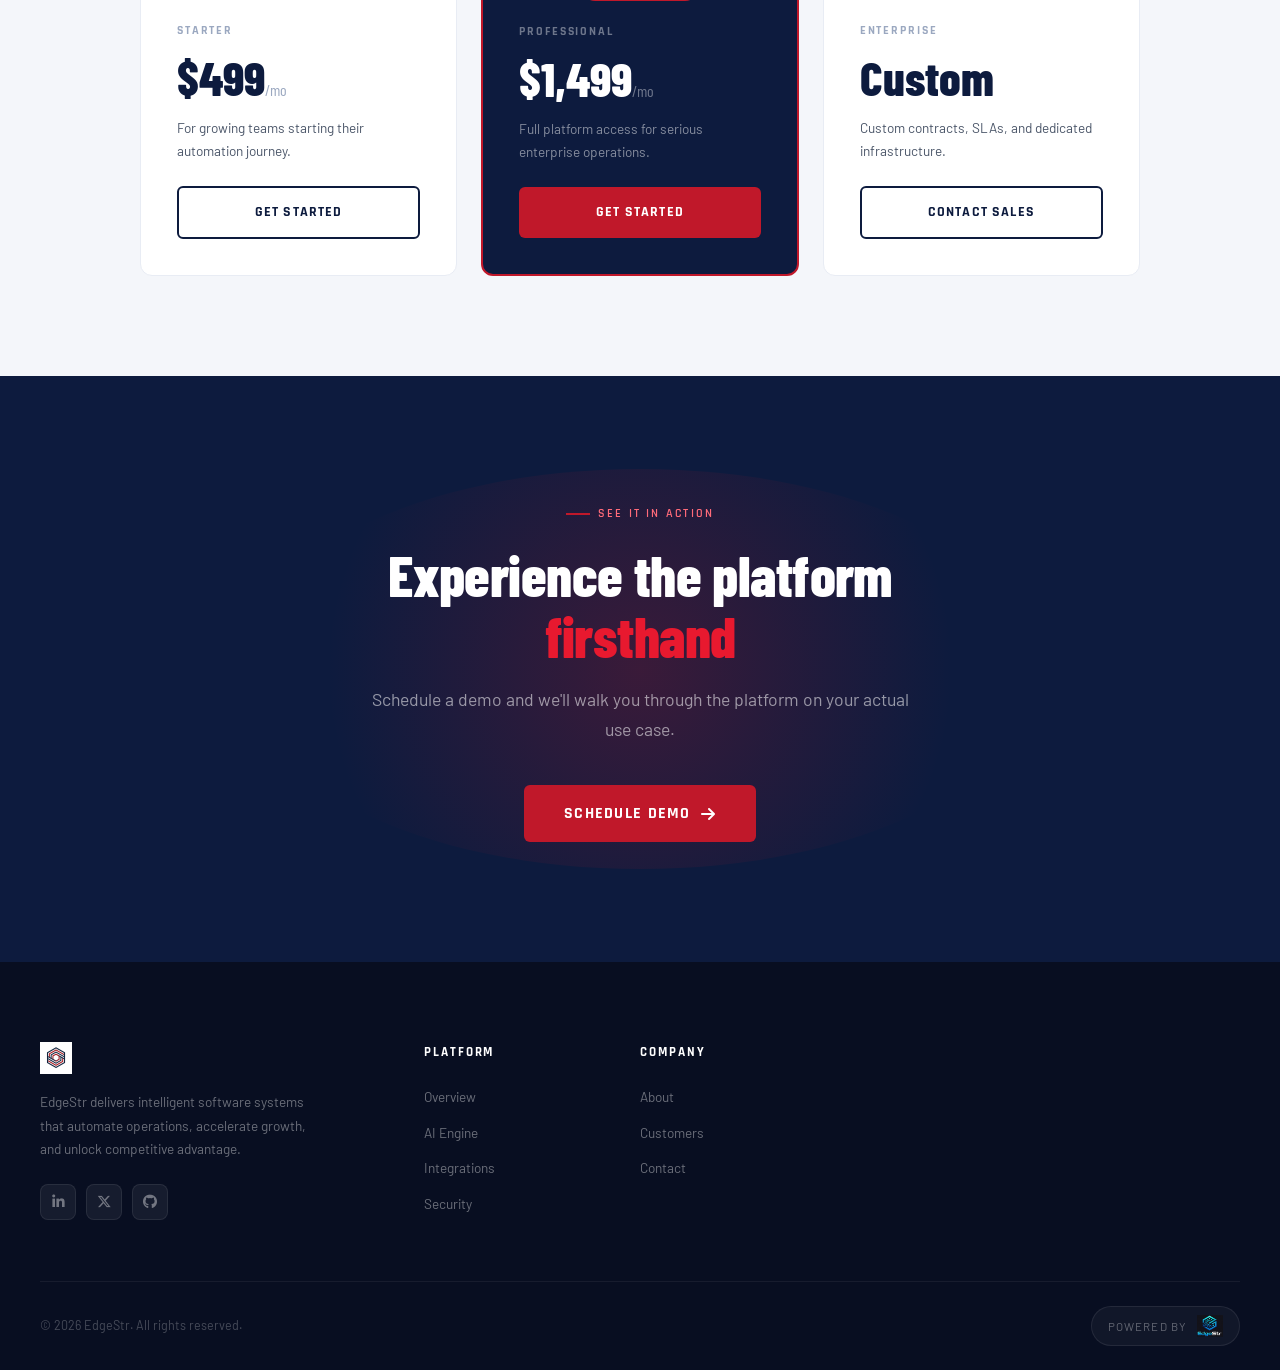
<file: website/webpages/platform.html>
<!DOCTYPE html>
<html lang="en">
<head>
  <meta charset="UTF-8" />
  <meta name="viewport" content="width=device-width, initial-scale=1.0" />
  <title>Platform — EdgeStr</title>
  <link rel="stylesheet" href="../main.css" />
  <link rel="stylesheet" href="https://cdnjs.cloudflare.com/ajax/libs/font-awesome/6.5.0/css/all.min.css" />
</head>
<body>

<nav id="navbar">
  <div class="nav-inner">
    <a href="../index.html" class="nav-logo"><img src="assets/testlogo.png" alt="EdgeStr" /></a>
    <div class="nav-links">
      <div class="nav-dropdown">
        <button class="nav-dropdown-toggle">Platform <i class="fa-solid fa-chevron-down" style="font-size:0.65rem;opacity:0.5;"></i></button>
        <div class="dropdown-menu">
          <a href="platform.html"><div class="dm-icon"><i class="fa-solid fa-microchip"></i></div><div class="dm-text"><strong>Core Platform</strong><span>AI-powered automation engine</span></div></a>
          <a href="solutions.html"><div class="dm-icon"><i class="fa-solid fa-layer-group"></i></div><div class="dm-text"><strong>Solutions</strong><span>Industry-specific deployments</span></div></a>
        </div>
      </div>
      <a href="solutions.html">Solutions</a>
      <a href="company.html">Company</a>
      <a href="customers.html">Customers</a>
      <a href="contact.html">Contact</a>
    </div>
    <div class="nav-cta">
      <a href="contact.html" class="btn-secondary" style="padding:10px 20px;font-size:0.82rem;">Get a Demo</a>
      <a href="contact.html" class="btn-primary">Get Started <i class="fa-solid fa-arrow-right" style="font-size:0.75rem;"></i></a>
    </div>
    <div class="nav-hamburger" id="hamburger"><span></span><span></span><span></span></div>
  </div>
</nav>
<div class="mobile-menu" id="mobile-menu">
  <a href="platform.html">Platform</a><a href="solutions.html">Solutions</a><a href="company.html">Company</a><a href="customers.html">Customers</a><a href="contact.html">Contact</a>
</div>

<!-- HERO -->
<div class="page-hero" id="platform-top">
  <div class="page-hero-inner">
    <div class="label-tag" style="color:#FF6B7A;">The Platform</div>
    <h1 class="page-hero-title mt-16">One platform.<br/><span>Infinite possibilities.</span></h1>
    <p class="page-hero-sub">EdgeStr's enterprise platform unifies automation, intelligence, and collaboration in a single system built for scale.</p>
    <div style="display:flex;gap:12px;margin-top:32px;flex-wrap:wrap;">
      <a href="contact.html" class="btn-primary">Request Demo <i class="fa-solid fa-arrow-right"></i></a>
      <a href="#ai-engine" class="btn-outline-white">Explore Features</a>
    </div>
  </div>
</div>

<!-- AI ENGINE -->
<section id="ai-engine" style="padding:100px 0;background:var(--white);">
  <div class="section-inner">
    <div class="platform-grid">
      <div class="platform-content reveal-left">
        <div class="label-tag">AI Engine</div>
        <h2 class="section-heading mt-16">Machine learning<br/><span>that never sleeps</span></h2>
        <p class="section-sub mt-16">Our proprietary AI engine continuously learns from your operations data. It identifies patterns, predicts outcomes, and automates decisions — getting smarter every day.</p>
        <div class="platform-features mt-32">
          <div class="feat-item active">
            <div class="feat-icon"><i class="fa-solid fa-brain"></i></div>
            <div class="feat-body"><strong>Adaptive Learning</strong><p>Models retrain automatically as your data evolves, no manual retraining required.</p></div>
          </div>
          <div class="feat-item">
            <div class="feat-icon"><i class="fa-solid fa-chart-bar"></i></div>
            <div class="feat-body"><strong>Predictive Analytics</strong><p>Surface insights 48–72 hours before issues emerge so your team can act proactively.</p></div>
          </div>
          <div class="feat-item">
            <div class="feat-icon"><i class="fa-solid fa-eye"></i></div>
            <div class="feat-body"><strong>Explainable AI</strong><p>Every AI decision comes with a plain-language explanation your team can trust and audit.</p></div>
          </div>
        </div>
      </div>
      <div class="platform-visual reveal-right">
        <div class="circuit-canvas" style="min-height:380px;border-radius:12px;">
          <div class="dashboard-anim" style="padding:24px;">
            <div style="font-family:'Rajdhani',sans-serif;font-size:0.75rem;color:rgba(255,255,255,0.3);letter-spacing:0.15em;text-transform:uppercase;margin-bottom:18px;">AI Model Performance</div>
            <div style="display:flex;flex-direction:column;gap:10px;">
              <div style="background:rgba(255,255,255,0.04);border:1px solid rgba(255,255,255,0.07);border-radius:8px;padding:14px;">
                <div style="display:flex;justify-content:space-between;margin-bottom:8px;"><span style="font-size:0.78rem;color:rgba(255,255,255,0.5);">Anomaly Detection</span><span style="font-size:0.78rem;font-weight:700;color:#4ADE80;">99.1%</span></div>
                <div style="background:rgba(255,255,255,0.06);border-radius:100px;height:4px;"><div style="background:linear-gradient(90deg,#4ADE80,#22C55E);width:99%;height:100%;border-radius:100px;"></div></div>
              </div>
              <div style="background:rgba(255,255,255,0.04);border:1px solid rgba(255,255,255,0.07);border-radius:8px;padding:14px;">
                <div style="display:flex;justify-content:space-between;margin-bottom:8px;"><span style="font-size:0.78rem;color:rgba(255,255,255,0.5);">Demand Forecasting</span><span style="font-size:0.78rem;font-weight:700;color:var(--red-bright);">96.4%</span></div>
                <div style="background:rgba(255,255,255,0.06);border-radius:100px;height:4px;"><div style="background:linear-gradient(90deg,var(--red),var(--red-bright));width:96%;height:100%;border-radius:100px;"></div></div>
              </div>
              <div style="background:rgba(255,255,255,0.04);border:1px solid rgba(255,255,255,0.07);border-radius:8px;padding:14px;">
                <div style="display:flex;justify-content:space-between;margin-bottom:8px;"><span style="font-size:0.78rem;color:rgba(255,255,255,0.5);">Classification</span><span style="font-size:0.78rem;font-weight:700;color:white;">94.7%</span></div>
                <div style="background:rgba(255,255,255,0.06);border-radius:100px;height:4px;"><div style="background:linear-gradient(90deg,var(--navy-light),rgba(30,58,110,0.9));width:95%;height:100%;border-radius:100px;"></div></div>
              </div>
            </div>
            <div style="margin-top:18px;padding:14px;background:rgba(74,222,128,0.06);border:1px solid rgba(74,222,128,0.12);border-radius:8px;">
              <span style="font-size:0.8rem;color:#4ADE80;font-family:'Rajdhani',sans-serif;letter-spacing:0.05em;">✓ All models operating nominally · Last retrained 2h ago</span>
            </div>
          </div>
        </div>
      </div>
    </div>
  </div>
</section>

<!-- INTEGRATIONS -->
<section id="integrations" style="padding:100px 0;background:var(--off-white);">
  <div class="section-inner">
    <div class="section-header centered reveal">
      <div class="label-tag">Integrations</div>
      <h2 class="section-heading mt-16">Connect your entire<br/><span>technology stack</span></h2>
      <p class="section-sub mt-16">200+ native connectors. Open APIs. Enterprise middleware support. If your team uses it, EdgeStr can connect to it.</p>
    </div>
    <div style="display:grid;grid-template-columns:repeat(4,1fr);gap:16px;margin-top:48px;">
      <div class="feat-item reveal delay-1"><div class="feat-icon"><i class="fa-brands fa-salesforce"></i></div><div class="feat-body"><strong>Salesforce</strong><p>Full bi-directional CRM sync</p></div></div>
      <div class="feat-item reveal delay-2"><div class="feat-icon"><i class="fa-brands fa-microsoft"></i></div><div class="feat-body"><strong>Microsoft 365</strong><p>Teams, SharePoint, Dynamics</p></div></div>
      <div class="feat-item reveal delay-3"><div class="feat-icon"><i class="fa-brands fa-aws"></i></div><div class="feat-body"><strong>AWS</strong><p>Full cloud infrastructure support</p></div></div>
      <div class="feat-item reveal delay-4"><div class="feat-icon"><i class="fa-brands fa-google"></i></div><div class="feat-body"><strong>Google Cloud</strong><p>GCP, Workspace integrations</p></div></div>
      <div class="feat-item reveal delay-1"><div class="feat-icon"><i class="fa-brands fa-slack"></i></div><div class="feat-body"><strong>Slack</strong><p>Alerts & workflow notifications</p></div></div>
      <div class="feat-item reveal delay-2"><div class="feat-icon"><i class="fa-brands fa-jira"></i></div><div class="feat-body"><strong>Jira / Atlassian</strong><p>Issue tracking & project sync</p></div></div>
      <div class="feat-item reveal delay-3"><div class="feat-icon"><i class="fa-solid fa-database"></i></div><div class="feat-body"><strong>SAP</strong><p>ERP & supply chain sync</p></div></div>
      <div class="feat-item reveal delay-4"><div class="feat-icon"><i class="fa-solid fa-plug"></i></div><div class="feat-body"><strong>REST / GraphQL</strong><p>Universal API connectivity</p></div></div>
    </div>
  </div>
</section>

<!-- SECURITY -->
<section id="security" style="padding:100px 0;background:var(--navy);">
  <div class="section-inner">
    <div class="section-header centered reveal">
      <div class="label-tag" style="color:#FF6B7A;">Security & Compliance</div>
      <h2 class="section-heading mt-16" style="color:var(--white);">Enterprise-grade<br/><span style="color:var(--red-bright);">security by default</span></h2>
      <p class="section-sub mt-16" style="color:rgba(255,255,255,0.5);">EdgeStr is built security-first. Every layer of the platform protects your most sensitive data.</p>
    </div>
    <div style="display:grid;grid-template-columns:repeat(3,1fr);gap:24px;margin-top:56px;">
      <div style="background:rgba(255,255,255,0.04);border:1px solid rgba(255,255,255,0.08);border-radius:12px;padding:32px;text-align:center;" class="reveal delay-1">
        <div style="font-size:2.5rem;margin-bottom:16px;">🔒</div>
        <div style="font-family:'Barlow Condensed',sans-serif;font-size:1.3rem;font-weight:700;color:white;margin-bottom:10px;">SOC 2 Type II</div>
        <p style="font-size:0.85rem;color:rgba(255,255,255,0.4);line-height:1.6;">Independently audited and certified annually by third-party security firms.</p>
      </div>
      <div style="background:rgba(255,255,255,0.04);border:1px solid rgba(255,255,255,0.08);border-radius:12px;padding:32px;text-align:center;" class="reveal delay-2">
        <div style="font-size:2.5rem;margin-bottom:16px;">🛡️</div>
        <div style="font-family:'Barlow Condensed',sans-serif;font-size:1.3rem;font-weight:700;color:white;margin-bottom:10px;">Zero Trust</div>
        <p style="font-size:0.85rem;color:rgba(255,255,255,0.4);line-height:1.6;">Every request authenticated and authorized regardless of network origin.</p>
      </div>
      <div style="background:rgba(255,255,255,0.04);border:1px solid rgba(255,255,255,0.08);border-radius:12px;padding:32px;text-align:center;" class="reveal delay-3">
        <div style="font-size:2.5rem;margin-bottom:16px;">🔐</div>
        <div style="font-family:'Barlow Condensed',sans-serif;font-size:1.3rem;font-weight:700;color:white;margin-bottom:10px;">AES-256 Encryption</div>
        <p style="font-size:0.85rem;color:rgba(255,255,255,0.4);line-height:1.6;">Data encrypted at rest and in transit with military-grade encryption standards.</p>
      </div>
    </div>
  </div>
</section>

<!-- PRICING -->
<section id="pricing" style="padding:100px 0;background:var(--off-white);">
  <div class="section-inner">
    <div class="section-header centered reveal">
      <div class="label-tag">Pricing</div>
      <h2 class="section-heading mt-16">Transparent pricing for<br/><span>every stage</span></h2>
    </div>
    <div style="display:grid;grid-template-columns:repeat(3,1fr);gap:24px;margin-top:56px;max-width:1000px;margin-left:auto;margin-right:auto;">
      <div style="background:var(--white);border:1px solid var(--gray-light);border-radius:12px;padding:36px;" class="reveal delay-1">
        <div style="font-family:'Rajdhani',sans-serif;font-size:0.78rem;font-weight:700;letter-spacing:0.15em;text-transform:uppercase;color:var(--gray-mid);margin-bottom:12px;">Starter</div>
        <div style="font-family:'Barlow Condensed',sans-serif;font-size:3rem;font-weight:800;color:var(--navy);line-height:1;">$499<span style="font-size:1rem;font-weight:400;color:var(--gray-mid)">/mo</span></div>
        <p style="font-size:0.85rem;color:var(--gray-dark);margin:16px 0 24px;line-height:1.65;">For growing teams starting their automation journey.</p>
        <a href="contact.html" class="btn-secondary" style="width:100%;justify-content:center;display:flex;">Get Started</a>
      </div>
      <div style="background:var(--navy);border:2px solid var(--red);border-radius:12px;padding:36px;position:relative;" class="reveal delay-2">
        <div style="position:absolute;top:-12px;left:50%;transform:translateX(-50%);background:var(--red);color:white;font-family:'Rajdhani',sans-serif;font-size:0.72rem;font-weight:700;letter-spacing:0.1em;text-transform:uppercase;padding:4px 14px;border-radius:100px;">Most Popular</div>
        <div style="font-family:'Rajdhani',sans-serif;font-size:0.78rem;font-weight:700;letter-spacing:0.15em;text-transform:uppercase;color:rgba(255,255,255,0.4);margin-bottom:12px;">Professional</div>
        <div style="font-family:'Barlow Condensed',sans-serif;font-size:3rem;font-weight:800;color:var(--white);line-height:1;">$1,499<span style="font-size:1rem;font-weight:400;color:rgba(255,255,255,0.4)">/mo</span></div>
        <p style="font-size:0.85rem;color:rgba(255,255,255,0.5);margin:16px 0 24px;line-height:1.65;">Full platform access for serious enterprise operations.</p>
        <a href="contact.html" class="btn-primary" style="width:100%;justify-content:center;display:flex;">Get Started</a>
      </div>
      <div style="background:var(--white);border:1px solid var(--gray-light);border-radius:12px;padding:36px;" class="reveal delay-3">
        <div style="font-family:'Rajdhani',sans-serif;font-size:0.78rem;font-weight:700;letter-spacing:0.15em;text-transform:uppercase;color:var(--gray-mid);margin-bottom:12px;">Enterprise</div>
        <div style="font-family:'Barlow Condensed',sans-serif;font-size:3rem;font-weight:800;color:var(--navy);line-height:1;">Custom</div>
        <p style="font-size:0.85rem;color:var(--gray-dark);margin:16px 0 24px;line-height:1.65;">Custom contracts, SLAs, and dedicated infrastructure.</p>
        <a href="contact.html" class="btn-secondary" style="width:100%;justify-content:center;display:flex;">Contact Sales</a>
      </div>
    </div>
  </div>
</section>

<!-- CTA -->
<section id="cta-section"><div class="cta-glow"></div><div class="section-inner" style="position:relative;z-index:2;"><div class="reveal"><div class="label-tag" style="color:#FF6B7A;justify-content:center;margin-bottom:20px;">See It In Action</div><h2 class="section-heading" style="color:var(--white);text-align:center;">Experience the platform<br/><span style="color:var(--red-bright);">firsthand</span></h2><p class="section-sub" style="color:rgba(255,255,255,0.55);text-align:center;margin:20px auto 40px;">Schedule a demo and we'll walk you through the platform on your actual use case.</p><div class="cta-buttons"><a href="contact.html" class="btn-primary" style="font-size:1rem;padding:16px 40px;">Schedule Demo <i class="fa-solid fa-arrow-right"></i></a></div></div></div></section>

<footer id="footer">
  <div class="footer-inner">
    <div class="footer-top">
      <div class="footer-brand"><div class="footer-logo"><img src="assets/testlogo.png" alt="EdgeStr" /></div><p class="footer-desc">EdgeStr delivers intelligent software systems that automate operations, accelerate growth, and unlock competitive advantage.</p><div class="footer-socials"><a href="#" class="social-btn"><i class="fab fa-linkedin-in"></i></a><a href="#" class="social-btn"><i class="fab fa-x-twitter"></i></a><a href="#" class="social-btn"><i class="fab fa-github"></i></a></div></div>
      <div class="footer-col"><h4>Platform</h4><ul><li><a href="platform.html">Overview</a></li><li><a href="platform.html#ai-engine">AI Engine</a></li><li><a href="platform.html#integrations">Integrations</a></li><li><a href="platform.html#security">Security</a></li></ul></div>
      <div class="footer-col"><h4>Company</h4><ul><li><a href="company.html">About</a></li><li><a href="customers.html">Customers</a></li><li><a href="contact.html">Contact</a></li></ul></div>
    </div>
    <div class="footer-bottom"><span class="footer-copy">© 2026 EdgeStr. All rights reserved.</span><div class="powered-badge"><span>Powered by</span><img src="assets/edgestar.png" alt="EdgeStar" /></div></div>
  </div>
</footer>

<script src="../main.js"></script>
</body>
</html>
</file>
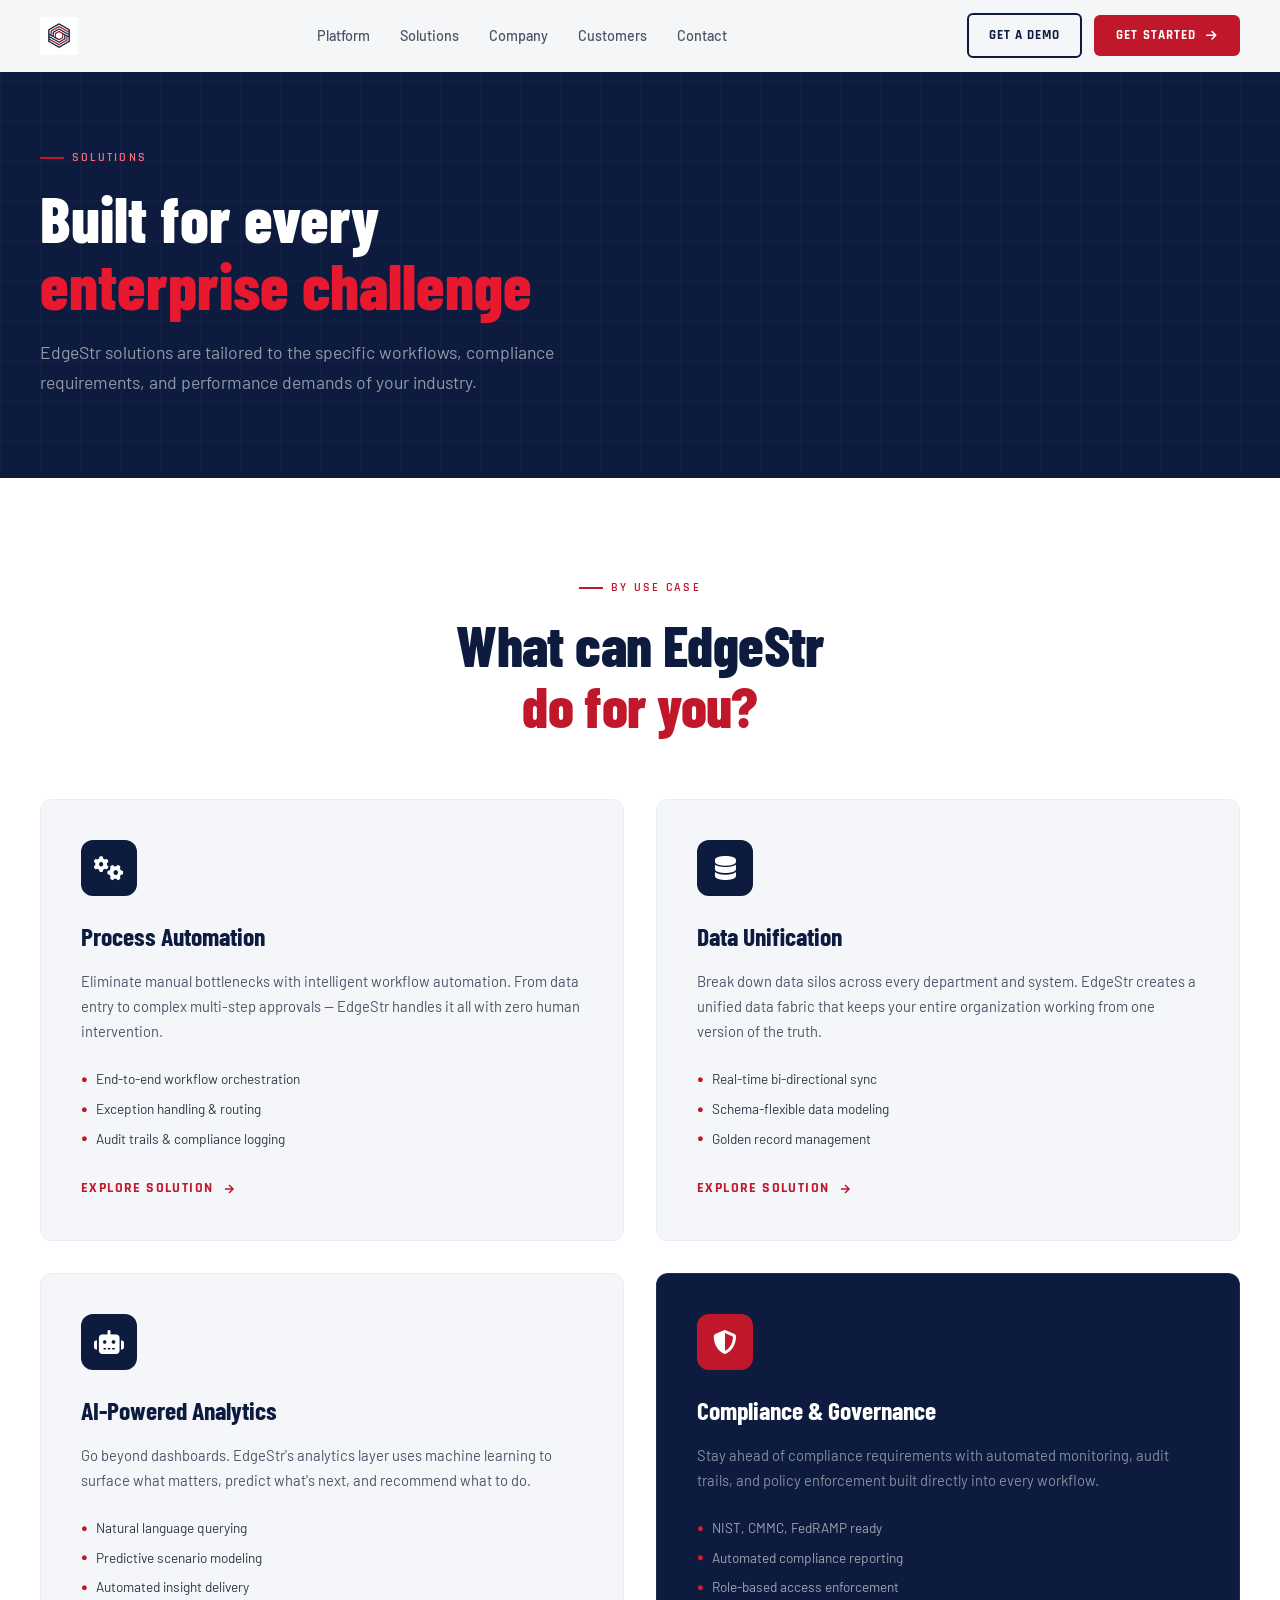
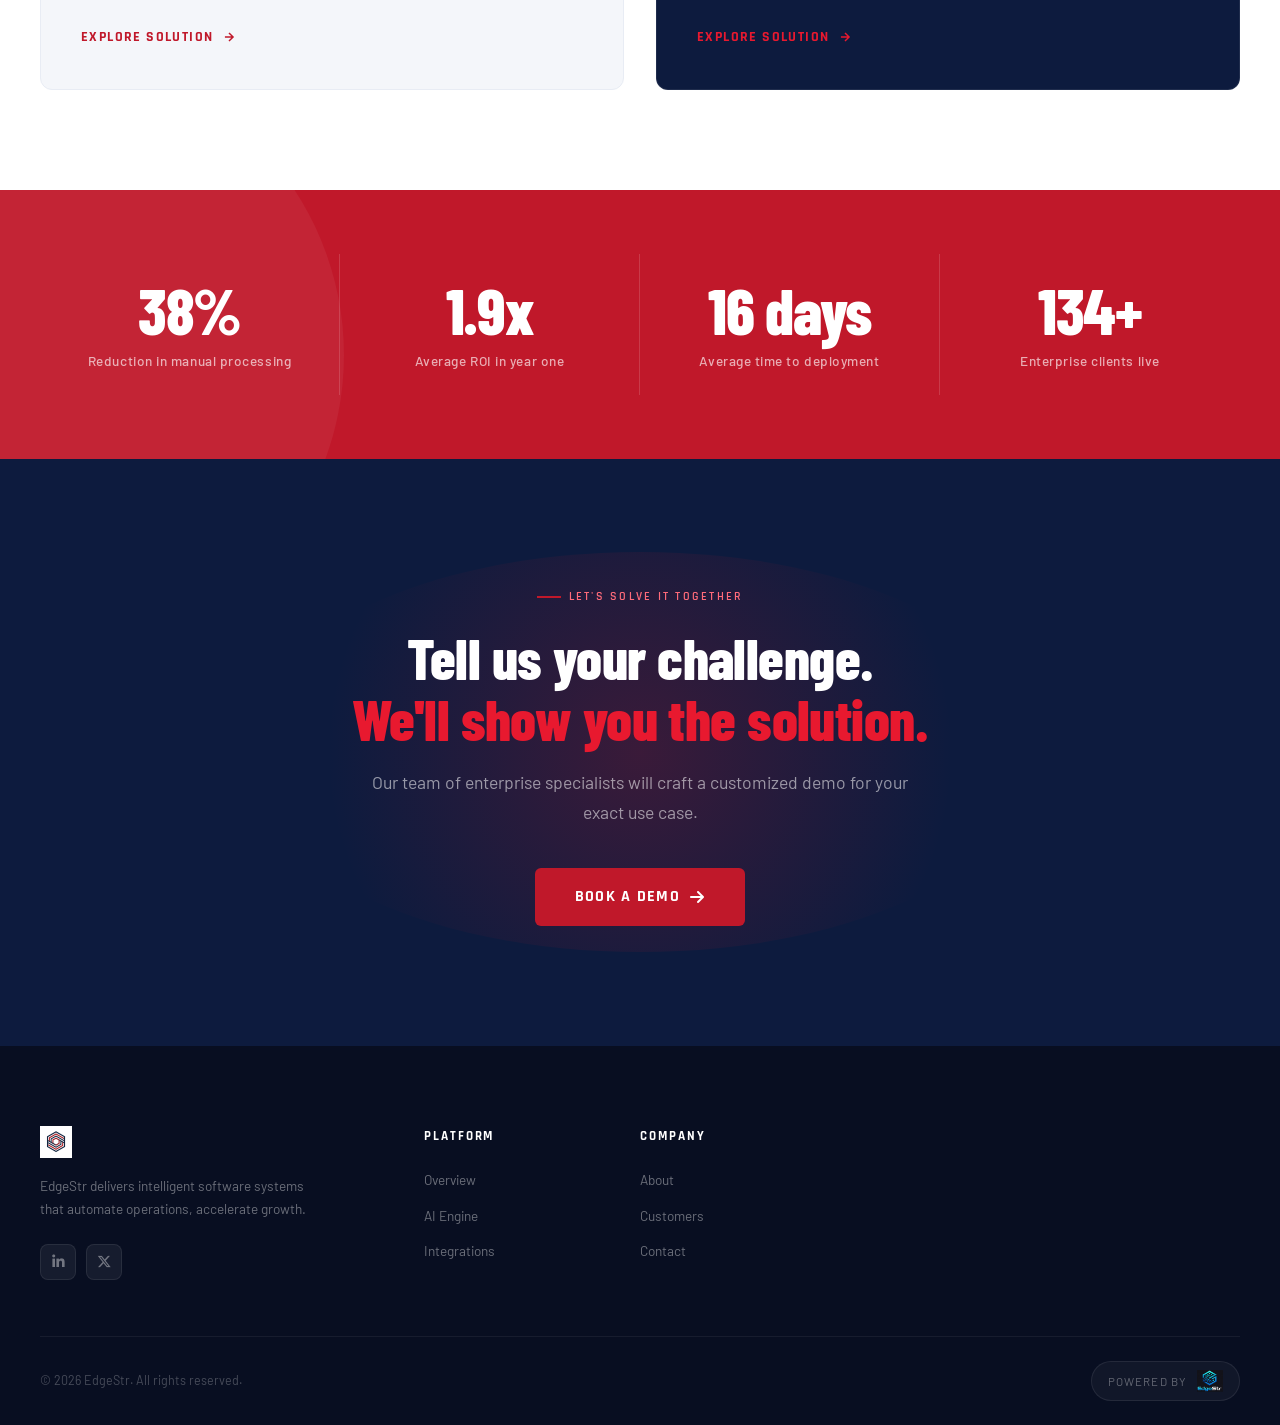
<file: website/webpages/solutions.html>
<!DOCTYPE html>
<html lang="en">
<head>
  <meta charset="UTF-8" />
  <meta name="viewport" content="width=device-width, initial-scale=1.0" />
  <title>Solutions — EdgeStr</title>
  <link rel="stylesheet" href="../main.css" />
  <link rel="stylesheet" href="https://cdnjs.cloudflare.com/ajax/libs/font-awesome/6.5.0/css/all.min.css" />
</head>
<body>

<nav id="navbar">
  <div class="nav-inner">
    <a href="../index.html" class="nav-logo"><img src="assets/testlogo.png" alt="EdgeStr" /></a>
    <div class="nav-links">
      <a href="platform.html">Platform</a>
      <a href="solutions.html" class="active">Solutions</a>
      <a href="company.html">Company</a>
      <a href="customers.html">Customers</a>
      <a href="contact.html">Contact</a>
    </div>
    <div class="nav-cta">
      <a href="contact.html" class="btn-secondary" style="padding:10px 20px;font-size:0.82rem;">Get a Demo</a>
      <a href="contact.html" class="btn-primary">Get Started <i class="fa-solid fa-arrow-right" style="font-size:0.75rem;"></i></a>
    </div>
    <div class="nav-hamburger" id="hamburger"><span></span><span></span><span></span></div>
  </div>
</nav>
<div class="mobile-menu" id="mobile-menu">
  <a href="platform.html">Platform</a><a href="solutions.html">Solutions</a><a href="company.html">Company</a><a href="customers.html">Customers</a><a href="contact.html">Contact</a>
</div>

<!-- HERO -->
<div class="page-hero">
  <div class="page-hero-inner">
    <div class="label-tag" style="color:#FF6B7A;">Solutions</div>
    <h1 class="page-hero-title mt-16">Built for every<br/><span>enterprise challenge</span></h1>
    <p class="page-hero-sub">EdgeStr solutions are tailored to the specific workflows, compliance requirements, and performance demands of your industry.</p>
  </div>
</div>

<!-- SOLUTIONS GRID -->
<section style="padding:100px 0;background:var(--white);">
  <div class="section-inner">
    <div class="section-header centered reveal">
      <div class="label-tag">By Use Case</div>
      <h2 class="section-heading mt-16">What can EdgeStr<br/><span>do for you?</span></h2>
    </div>

    <div style="display:grid;grid-template-columns:1fr 1fr;gap:32px;margin-top:56px;">

      <!-- Card 1 -->
      <div style="background:var(--off-white);border:1px solid var(--gray-light);border-radius:12px;padding:40px;transition:all 0.3s;cursor:pointer;" class="reveal delay-1"
        onmouseover="this.style.borderColor='var(--red)';this.style.boxShadow='0 8px 32px rgba(13,27,62,0.12)'"
        onmouseout="this.style.borderColor='var(--gray-light)';this.style.boxShadow='none'">
        <div style="width:56px;height:56px;background:var(--navy);border-radius:12px;display:flex;align-items:center;justify-content:center;font-size:1.5rem;color:white;margin-bottom:20px;"><i class="fa-solid fa-gears"></i></div>
        <h3 style="font-family:'Barlow Condensed',sans-serif;font-size:1.6rem;font-weight:700;color:var(--navy);margin-bottom:12px;">Process Automation</h3>
        <p style="color:var(--gray-dark);font-size:0.92rem;line-height:1.7;margin-bottom:24px;">Eliminate manual bottlenecks with intelligent workflow automation. From data entry to complex multi-step approvals — EdgeStr handles it all with zero human intervention.</p>
        <ul style="display:flex;flex-direction:column;gap:8px;margin-bottom:24px;">
          <li style="font-size:0.85rem;color:var(--text-body);display:flex;align-items:center;gap:8px;"><span style="color:var(--red);font-size:0.7rem;">●</span> End-to-end workflow orchestration</li>
          <li style="font-size:0.85rem;color:var(--text-body);display:flex;align-items:center;gap:8px;"><span style="color:var(--red);font-size:0.7rem;">●</span> Exception handling & routing</li>
          <li style="font-size:0.85rem;color:var(--text-body);display:flex;align-items:center;gap:8px;"><span style="color:var(--red);font-size:0.7rem;">●</span> Audit trails & compliance logging</li>
        </ul>
        <a href="contact.html" class="btn-arrow-link">Explore Solution <svg width="14" height="14" viewBox="0 0 24 24" fill="none" stroke="currentColor" stroke-width="2.5"><path d="M5 12h14M12 5l7 7-7 7"/></svg></a>
      </div>

      <!-- Card 2 -->
      <div style="background:var(--off-white);border:1px solid var(--gray-light);border-radius:12px;padding:40px;transition:all 0.3s;cursor:pointer;" class="reveal delay-2"
        onmouseover="this.style.borderColor='var(--red)';this.style.boxShadow='0 8px 32px rgba(13,27,62,0.12)'"
        onmouseout="this.style.borderColor='var(--gray-light)';this.style.boxShadow='none'">
        <div style="width:56px;height:56px;background:var(--navy);border-radius:12px;display:flex;align-items:center;justify-content:center;font-size:1.5rem;color:white;margin-bottom:20px;"><i class="fa-solid fa-database"></i></div>
        <h3 style="font-family:'Barlow Condensed',sans-serif;font-size:1.6rem;font-weight:700;color:var(--navy);margin-bottom:12px;">Data Unification</h3>
        <p style="color:var(--gray-dark);font-size:0.92rem;line-height:1.7;margin-bottom:24px;">Break down data silos across every department and system. EdgeStr creates a unified data fabric that keeps your entire organization working from one version of the truth.</p>
        <ul style="display:flex;flex-direction:column;gap:8px;margin-bottom:24px;">
          <li style="font-size:0.85rem;color:var(--text-body);display:flex;align-items:center;gap:8px;"><span style="color:var(--red);font-size:0.7rem;">●</span> Real-time bi-directional sync</li>
          <li style="font-size:0.85rem;color:var(--text-body);display:flex;align-items:center;gap:8px;"><span style="color:var(--red);font-size:0.7rem;">●</span> Schema-flexible data modeling</li>
          <li style="font-size:0.85rem;color:var(--text-body);display:flex;align-items:center;gap:8px;"><span style="color:var(--red);font-size:0.7rem;">●</span> Golden record management</li>
        </ul>
        <a href="contact.html" class="btn-arrow-link">Explore Solution <svg width="14" height="14" viewBox="0 0 24 24" fill="none" stroke="currentColor" stroke-width="2.5"><path d="M5 12h14M12 5l7 7-7 7"/></svg></a>
      </div>

      <!-- Card 3 -->
      <div style="background:var(--off-white);border:1px solid var(--gray-light);border-radius:12px;padding:40px;transition:all 0.3s;cursor:pointer;" class="reveal delay-1"
        onmouseover="this.style.borderColor='var(--red)';this.style.boxShadow='0 8px 32px rgba(13,27,62,0.12)'"
        onmouseout="this.style.borderColor='var(--gray-light)';this.style.boxShadow='none'">
        <div style="width:56px;height:56px;background:var(--navy);border-radius:12px;display:flex;align-items:center;justify-content:center;font-size:1.5rem;color:white;margin-bottom:20px;"><i class="fa-solid fa-robot"></i></div>
        <h3 style="font-family:'Barlow Condensed',sans-serif;font-size:1.6rem;font-weight:700;color:var(--navy);margin-bottom:12px;">AI-Powered Analytics</h3>
        <p style="color:var(--gray-dark);font-size:0.92rem;line-height:1.7;margin-bottom:24px;">Go beyond dashboards. EdgeStr's analytics layer uses machine learning to surface what matters, predict what's next, and recommend what to do.</p>
        <ul style="display:flex;flex-direction:column;gap:8px;margin-bottom:24px;">
          <li style="font-size:0.85rem;color:var(--text-body);display:flex;align-items:center;gap:8px;"><span style="color:var(--red);font-size:0.7rem;">●</span> Natural language querying</li>
          <li style="font-size:0.85rem;color:var(--text-body);display:flex;align-items:center;gap:8px;"><span style="color:var(--red);font-size:0.7rem;">●</span> Predictive scenario modeling</li>
          <li style="font-size:0.85rem;color:var(--text-body);display:flex;align-items:center;gap:8px;"><span style="color:var(--red);font-size:0.7rem;">●</span> Automated insight delivery</li>
        </ul>
        <a href="contact.html" class="btn-arrow-link">Explore Solution <svg width="14" height="14" viewBox="0 0 24 24" fill="none" stroke="currentColor" stroke-width="2.5"><path d="M5 12h14M12 5l7 7-7 7"/></svg></a>
      </div>

      <!-- Card 4 -->
      <div style="background:var(--navy);border:1px solid rgba(255,255,255,0.08);border-radius:12px;padding:40px;transition:all 0.3s;cursor:pointer;" class="reveal delay-2"
        onmouseover="this.style.borderColor='var(--red)';this.style.boxShadow='0 8px 32px rgba(192,24,42,0.2)'"
        onmouseout="this.style.borderColor='rgba(255,255,255,0.08)';this.style.boxShadow='none'">
        <div style="width:56px;height:56px;background:var(--red);border-radius:12px;display:flex;align-items:center;justify-content:center;font-size:1.5rem;color:white;margin-bottom:20px;"><i class="fa-solid fa-shield-halved"></i></div>
        <h3 style="font-family:'Barlow Condensed',sans-serif;font-size:1.6rem;font-weight:700;color:var(--white);margin-bottom:12px;">Compliance & Governance</h3>
        <p style="color:rgba(255,255,255,0.5);font-size:0.92rem;line-height:1.7;margin-bottom:24px;">Stay ahead of compliance requirements with automated monitoring, audit trails, and policy enforcement built directly into every workflow.</p>
        <ul style="display:flex;flex-direction:column;gap:8px;margin-bottom:24px;">
          <li style="font-size:0.85rem;color:rgba(255,255,255,0.6);display:flex;align-items:center;gap:8px;"><span style="color:var(--red-bright);font-size:0.7rem;">●</span> NIST, CMMC, FedRAMP ready</li>
          <li style="font-size:0.85rem;color:rgba(255,255,255,0.6);display:flex;align-items:center;gap:8px;"><span style="color:var(--red-bright);font-size:0.7rem;">●</span> Automated compliance reporting</li>
          <li style="font-size:0.85rem;color:rgba(255,255,255,0.6);display:flex;align-items:center;gap:8px;"><span style="color:var(--red-bright);font-size:0.7rem;">●</span> Role-based access enforcement</li>
        </ul>
        <a href="contact.html" class="btn-arrow-link" style="color:var(--red-bright);">Explore Solution <svg width="14" height="14" viewBox="0 0 24 24" fill="none" stroke="currentColor" stroke-width="2.5"><path d="M5 12h14M12 5l7 7-7 7"/></svg></a>
      </div>

    </div>
  </div>
</section>

<!-- STATS -->
<section id="stats-banner">
  <div class="section-inner"><div class="stats-grid">
    <div class="stat-block reveal delay-1"><div class="stat-big"><span data-count="68" data-suffix="%">0%</span></div><div class="stat-desc">Reduction in manual processing</div></div>
    <div class="stat-block reveal delay-2"><div class="stat-big"><span data-count="3.4" data-suffix="x">0x</span></div><div class="stat-desc">Average ROI in year one</div></div>
    <div class="stat-block reveal delay-3"><div class="stat-big"><span data-count="30" data-suffix=" days">0 days</span></div><div class="stat-desc">Average time to deployment</div></div>
    <div class="stat-block reveal delay-4"><div class="stat-big"><span data-count="240" data-suffix="+">0+</span></div><div class="stat-desc">Enterprise clients live</div></div>
  </div></div>
</section>

<!-- CTA -->
<section id="cta-section"><div class="cta-glow"></div><div class="section-inner" style="position:relative;z-index:2;"><div class="reveal"><div class="label-tag" style="color:#FF6B7A;justify-content:center;margin-bottom:20px;">Let's Solve It Together</div><h2 class="section-heading" style="color:var(--white);text-align:center;">Tell us your challenge.<br/><span style="color:var(--red-bright);">We'll show you the solution.</span></h2><p class="section-sub" style="color:rgba(255,255,255,0.55);text-align:center;margin:20px auto 40px;">Our team of enterprise specialists will craft a customized demo for your exact use case.</p><div class="cta-buttons"><a href="contact.html" class="btn-primary" style="font-size:1rem;padding:16px 40px;">Book a Demo <i class="fa-solid fa-arrow-right"></i></a></div></div></div></section>

<footer id="footer">
  <div class="footer-inner">
    <div class="footer-top">
      <div class="footer-brand"><div class="footer-logo"><img src="assets/testlogo.png" alt="EdgeStr" /></div><p class="footer-desc">EdgeStr delivers intelligent software systems that automate operations, accelerate growth.</p><div class="footer-socials"><a href="#" class="social-btn"><i class="fab fa-linkedin-in"></i></a><a href="#" class="social-btn"><i class="fab fa-x-twitter"></i></a></div></div>
      <div class="footer-col"><h4>Platform</h4><ul><li><a href="platform.html">Overview</a></li><li><a href="platform.html#ai-engine">AI Engine</a></li><li><a href="platform.html#integrations">Integrations</a></li></ul></div>
      <div class="footer-col"><h4>Company</h4><ul><li><a href="company.html">About</a></li><li><a href="customers.html">Customers</a></li><li><a href="contact.html">Contact</a></li></ul></div>
    </div>
    <div class="footer-bottom"><span class="footer-copy">© 2026 EdgeStr. All rights reserved.</span><div class="powered-badge"><span>Powered by</span><img src="assets/edgestar.png" alt="EdgeStar" /></div></div>
  </div>
</footer>

<script src="../main.js"></script>
</body>
</html>
</file>
<file: website/main.css>
/* ============================================================
   MAIN STYLESHEET — White, Navy Blue & Red Theme
   ============================================================ */

@import url('https://fonts.googleapis.com/css2?family=Barlow+Condensed:wght@400;600;700;800&family=Barlow:wght@300;400;500;600&family=Rajdhani:wght@500;600;700&display=swap');

/* ─── CSS VARIABLES ─────────────────────────────────────── */
:root {
  --navy:       #0D1B3E;
  --navy-mid:   #162554;
  --navy-light: #1E3A6E;
  --red:        #C0182A;
  --red-bright: #E8192F;
  --red-dark:   #8B1020;
  --white:      #FFFFFF;
  --off-white:  #F4F6FA;
  --gray-light: #E8ECF4;
  --gray-mid:   #9BA8C0;
  --gray-dark:  #4A5568;
  --text-dark:  #0D1B3E;
  --text-body:  #2D3748;
  --font-head:  'Barlow Condensed', sans-serif;
  --font-body:  'Barlow', sans-serif;
  --font-ui:    'Rajdhani', sans-serif;
  --transition: all 0.35s cubic-bezier(0.4, 0, 0.2, 1);
  --shadow-sm:  0 2px 12px rgba(13,27,62,0.10);
  --shadow-md:  0 8px 32px rgba(13,27,62,0.16);
  --shadow-lg:  0 20px 60px rgba(13,27,62,0.22);
  --radius:     6px;
  --radius-lg:  12px;
}

/* ─── RESET ─────────────────────────────────────────────── */
*, *::before, *::after { box-sizing: border-box; margin: 0; padding: 0; }
html { scroll-behavior: smooth; font-size: 16px; }
body {
  font-family: var(--font-body);
  color: var(--text-body);
  background: var(--white);
  overflow-x: hidden;
  line-height: 1.6;
}
img { max-width: 100%; display: block; }
a { text-decoration: none; color: inherit; }
ul { list-style: none; }
button { cursor: pointer; border: none; background: none; font-family: inherit; }

/* ─── SCROLLBAR ──────────────────────────────────────────── */
::-webkit-scrollbar { width: 6px; }
::-webkit-scrollbar-track { background: var(--off-white); }
::-webkit-scrollbar-thumb { background: var(--navy-light); border-radius: 3px; }

/* ─── TYPOGRAPHY HELPERS ─────────────────────────────────── */
.label-tag {
  font-family: var(--font-ui);
  font-size: 0.78rem;
  font-weight: 600;
  letter-spacing: 0.18em;
  text-transform: uppercase;
  color: var(--red);
  display: inline-flex;
  align-items: center;
  gap: 8px;
}
.label-tag::before {
  content: '';
  width: 24px; height: 2px;
  background: var(--red);
}
.section-heading {
  font-family: var(--font-head);
  font-size: clamp(2.2rem, 4.5vw, 3.8rem);
  font-weight: 800;
  line-height: 1.05;
  color: var(--navy);
  letter-spacing: -0.01em;
}
.section-heading span { color: var(--red); }
.section-sub {
  font-family: var(--font-body);
  font-size: 1.1rem;
  color: var(--gray-dark);
  font-weight: 400;
  max-width: 560px;
  line-height: 1.7;
}

/* ─── BUTTONS ────────────────────────────────────────────── */
.btn-primary {
  display: inline-flex;
  align-items: center;
  gap: 10px;
  background: var(--red);
  color: var(--white);
  font-family: var(--font-ui);
  font-size: 0.9rem;
  font-weight: 700;
  letter-spacing: 0.08em;
  text-transform: uppercase;
  padding: 14px 32px;
  border-radius: var(--radius);
  transition: var(--transition);
  position: relative;
  overflow: hidden;
}
.btn-primary::after {
  content: '';
  position: absolute;
  inset: 0;
  background: rgba(255,255,255,0.12);
  transform: translateX(-101%);
  transition: transform 0.3s ease;
}
.btn-primary:hover { background: var(--red-bright); transform: translateY(-2px); box-shadow: 0 8px 24px rgba(192,24,42,0.35); }
.btn-primary:hover::after { transform: translateX(0); }
.btn-secondary {
  display: inline-flex;
  align-items: center;
  gap: 10px;
  background: transparent;
  color: var(--navy);
  font-family: var(--font-ui);
  font-size: 0.9rem;
  font-weight: 700;
  letter-spacing: 0.08em;
  text-transform: uppercase;
  padding: 13px 32px;
  border-radius: var(--radius);
  border: 2px solid var(--navy);
  transition: var(--transition);
}
.btn-secondary:hover { background: var(--navy); color: var(--white); transform: translateY(-2px); }
.btn-outline-white {
  display: inline-flex;
  align-items: center;
  gap: 10px;
  background: transparent;
  color: var(--white);
  font-family: var(--font-ui);
  font-size: 0.9rem;
  font-weight: 700;
  letter-spacing: 0.08em;
  text-transform: uppercase;
  padding: 13px 32px;
  border-radius: var(--radius);
  border: 2px solid rgba(255,255,255,0.4);
  transition: var(--transition);
}
.btn-outline-white:hover { border-color: var(--white); background: rgba(255,255,255,0.1); }
.btn-arrow-link {
  display: inline-flex;
  align-items: center;
  gap: 8px;
  font-family: var(--font-ui);
  font-size: 0.88rem;
  font-weight: 700;
  letter-spacing: 0.1em;
  text-transform: uppercase;
  color: var(--red);
  transition: var(--transition);
}
.btn-arrow-link svg { transition: transform 0.25s ease; }
.btn-arrow-link:hover { color: var(--red-bright); }
.btn-arrow-link:hover svg { transform: translateX(5px); }

/* ─── NAVIGATION ─────────────────────────────────────────── */
#navbar {
  position: fixed;
  top: 0; left: 0; right: 0;
  z-index: 1000;
  background: rgba(255,255,255,0.96);
  backdrop-filter: blur(16px);
  border-bottom: 1px solid transparent;
  transition: var(--transition);
  height: 72px;
}
#navbar.scrolled {
  border-bottom-color: var(--gray-light);
  box-shadow: var(--shadow-sm);
}
.nav-inner {
  max-width: 1400px;
  margin: 0 auto;
  padding: 0 40px;
  height: 100%;
  display: flex;
  align-items: center;
  justify-content: space-between;
  gap: 24px;
}
.nav-logo {
  display: flex;
  align-items: center;
  gap: 12px;
  flex-shrink: 0;
}
.nav-logo img { height: 38px; width: auto; }
.nav-logo-text {
  font-family: var(--font-head);
  font-size: 1.4rem;
  font-weight: 800;
  color: var(--navy);
  letter-spacing: 0.02em;
}
.nav-logo-text span { color: var(--red); }
.nav-links {
  display: flex;
  align-items: center;
  gap: 2px;
}
.nav-links a, .nav-dropdown-toggle {
  font-family: var(--font-body);
  font-size: 0.9rem;
  font-weight: 500;
  color: var(--gray-dark);
  padding: 8px 14px;
  border-radius: var(--radius);
  transition: var(--transition);
  display: flex;
  align-items: center;
  gap: 5px;
  cursor: pointer;
  background: none;
}
.nav-links a:hover, .nav-dropdown-toggle:hover { color: var(--navy); background: var(--off-white); }
.nav-links a.active { color: var(--red); font-weight: 600; }
.nav-cta {
  display: flex;
  align-items: center;
  gap: 12px;
  flex-shrink: 0;
}
.nav-cta .btn-primary { padding: 10px 22px; font-size: 0.82rem; }
/* Dropdown */
.nav-dropdown { position: relative; }
.dropdown-menu {
  position: absolute;
  top: calc(100% + 8px);
  left: 0;
  background: var(--white);
  border: 1px solid var(--gray-light);
  border-radius: var(--radius-lg);
  box-shadow: var(--shadow-md);
  min-width: 240px;
  padding: 8px;
  opacity: 0;
  visibility: hidden;
  transform: translateY(-8px);
  transition: var(--transition);
  z-index: 100;
}
.nav-dropdown:hover .dropdown-menu { opacity: 1; visibility: visible; transform: translateY(0); }
.dropdown-menu a {
  display: flex;
  align-items: flex-start;
  gap: 12px;
  padding: 10px 12px;
  border-radius: var(--radius);
  color: var(--text-body);
  transition: var(--transition);
}
.dropdown-menu a:hover { background: var(--off-white); }
.dropdown-menu a .dm-icon {
  width: 36px; height: 36px;
  background: var(--gray-light);
  border-radius: 8px;
  display: flex; align-items: center; justify-content: center;
  flex-shrink: 0;
  color: var(--navy-light);
  font-size: 1rem;
  transition: var(--transition);
}
.dropdown-menu a:hover .dm-icon { background: var(--navy); color: var(--white); }
.dropdown-menu a .dm-text strong { display: block; font-weight: 600; color: var(--navy); font-size: 0.9rem; }
.dropdown-menu a .dm-text span { font-size: 0.78rem; color: var(--gray-mid); line-height: 1.3; }
/* Mobile nav */
.nav-hamburger {
  display: none;
  flex-direction: column;
  gap: 5px;
  padding: 8px;
  cursor: pointer;
}
.nav-hamburger span {
  display: block;
  width: 22px; height: 2px;
  background: var(--navy);
  border-radius: 2px;
  transition: var(--transition);
}
@media (max-width: 1024px) {
  .nav-links, .nav-cta { display: none; }
  .nav-hamburger { display: flex; }
}
.mobile-menu {
  display: none;
  position: fixed;
  top: 72px; left: 0; right: 0; bottom: 0;
  background: var(--white);
  z-index: 999;
  padding: 24px 32px;
  overflow-y: auto;
  flex-direction: column;
  gap: 8px;
}
.mobile-menu.open { display: flex; }
.mobile-menu a {
  font-family: var(--font-body);
  font-size: 1.1rem;
  font-weight: 500;
  color: var(--text-body);
  padding: 14px 0;
  border-bottom: 1px solid var(--gray-light);
  display: block;
  transition: color 0.2s;
}
.mobile-menu a:hover { color: var(--red); }

/* ─── HERO ───────────────────────────────────────────────── */
#hero {
  min-height: 100vh;
  background: var(--navy);
  position: relative;
  display: flex;
  align-items: center;
  overflow: hidden;
  padding-top: 72px;
}
/* Animated grid background */
.hero-grid {
  position: absolute;
  inset: 0;
  background-image:
    linear-gradient(rgba(255,255,255,0.03) 1px, transparent 1px),
    linear-gradient(90deg, rgba(255,255,255,0.03) 1px, transparent 1px);
  background-size: 60px 60px;
  animation: gridDrift 20s linear infinite;
}
@keyframes gridDrift {
  0% { transform: translate(0,0); }
  100% { transform: translate(60px, 60px); }
}
/* Animated particles */
.hero-particles {
  position: absolute;
  inset: 0;
  overflow: hidden;
}
.particle {
  position: absolute;
  border-radius: 50%;
  background: var(--red);
  opacity: 0.15;
  animation: floatParticle linear infinite;
}
@keyframes floatParticle {
  0% { transform: translateY(100vh) scale(0); opacity: 0; }
  10% { opacity: 0.15; }
  90% { opacity: 0.08; }
  100% { transform: translateY(-20vh) scale(1); opacity: 0; }
}
/* Hero gradient accent */
.hero-glow {
  position: absolute;
  width: 900px; height: 900px;
  border-radius: 50%;
  background: radial-gradient(circle, rgba(192,24,42,0.18) 0%, transparent 70%);
  top: -200px; right: -300px;
  pointer-events: none;
}
.hero-glow-2 {
  position: absolute;
  width: 600px; height: 600px;
  border-radius: 50%;
  background: radial-gradient(circle, rgba(30,58,110,0.6) 0%, transparent 70%);
  bottom: -100px; left: -100px;
  pointer-events: none;
}
/* Red accent bar */
.hero-accent-bar {
  position: absolute;
  left: 0; top: 0; bottom: 0;
  width: 4px;
  background: linear-gradient(to bottom, transparent, var(--red), var(--red-bright), transparent);
}
.hero-inner {
  max-width: 1400px;
  margin: 0 auto;
  padding: 80px 40px;
  display: grid;
  grid-template-columns: 1fr 1fr;
  align-items: center;
  gap: 80px;
  position: relative;
  z-index: 2;
  width: 100%;
}
.hero-content { }
.hero-badge {
  display: inline-flex;
  align-items: center;
  gap: 8px;
  background: rgba(192,24,42,0.15);
  border: 1px solid rgba(192,24,42,0.3);
  color: #FF6B7A;
  font-family: var(--font-ui);
  font-size: 0.75rem;
  font-weight: 600;
  letter-spacing: 0.15em;
  text-transform: uppercase;
  padding: 6px 14px;
  border-radius: 100px;
  margin-bottom: 28px;
}
.hero-badge::before {
  content: '';
  width: 6px; height: 6px;
  border-radius: 50%;
  background: var(--red-bright);
  animation: pulseDot 2s ease infinite;
}
@keyframes pulseDot {
  0%, 100% { transform: scale(1); opacity: 1; }
  50% { transform: scale(1.6); opacity: 0.6; }
}
.hero-title {
  font-family: var(--font-head);
  font-size: clamp(3rem, 6vw, 5.5rem);
  font-weight: 800;
  line-height: 1.0;
  color: var(--white);
  letter-spacing: -0.02em;
  margin-bottom: 28px;
}
.hero-title .line-red { color: var(--red-bright); }
.hero-title .line-outline {
  -webkit-text-stroke: 1px rgba(255,255,255,0.3);
  color: transparent;
}
.hero-desc {
  font-size: 1.15rem;
  color: rgba(255,255,255,0.65);
  font-weight: 300;
  line-height: 1.75;
  margin-bottom: 40px;
  max-width: 480px;
}
.hero-actions {
  display: flex;
  align-items: center;
  gap: 16px;
  flex-wrap: wrap;
}
.hero-stats {
  display: flex;
  gap: 40px;
  margin-top: 56px;
  padding-top: 40px;
  border-top: 1px solid rgba(255,255,255,0.1);
}
.stat-item {}
.stat-number {
  font-family: var(--font-head);
  font-size: 2.8rem;
  font-weight: 800;
  color: var(--white);
  line-height: 1;
  margin-bottom: 4px;
}
.stat-number span { color: var(--red-bright); }
.stat-label {
  font-size: 0.8rem;
  color: rgba(255,255,255,0.45);
  font-weight: 500;
  text-transform: uppercase;
  letter-spacing: 0.1em;
}
/* Hero visual side */
.hero-visual {
  position: relative;
}
.hero-visual-card {
  background: rgba(255,255,255,0.04);
  border: 1px solid rgba(255,255,255,0.08);
  border-radius: 16px;
  overflow: hidden;
  position: relative;
}
/* Animated circuit board visual */
.circuit-canvas {
  width: 100%;
  height: 420px;
  position: relative;
  background: linear-gradient(135deg, rgba(22,37,84,0.8) 0%, rgba(13,27,62,0.9) 100%);
}
.circuit-svg { width: 100%; height: 100%; }
.circuit-path {
  stroke-dasharray: 300;
  stroke-dashoffset: 300;
  animation: drawPath 3s ease forwards;
}
@keyframes drawPath {
  to { stroke-dashoffset: 0; }
}
.data-pulse {
  animation: dataPulse 2s ease-in-out infinite;
}
@keyframes dataPulse {
  0%, 100% { opacity: 0.3; r: 4; }
  50% { opacity: 1; r: 7; }
}
/* Floating info cards */
.hero-float-card {
  position: absolute;
  background: var(--white);
  border-radius: 12px;
  box-shadow: var(--shadow-lg);
  padding: 14px 18px;
  display: flex;
  align-items: center;
  gap: 12px;
  animation: floatCard 4s ease-in-out infinite;
}
@keyframes floatCard {
  0%, 100% { transform: translateY(0); }
  50% { transform: translateY(-8px); }
}
.hero-float-card.card-1 {
  top: 32px; right: -20px;
  animation-delay: 0s;
}
.hero-float-card.card-2 {
  bottom: 40px; left: -20px;
  animation-delay: 1.5s;
}
.float-card-icon {
  width: 40px; height: 40px;
  border-radius: 10px;
  background: var(--red);
  display: flex; align-items: center; justify-content: center;
  color: white;
  font-size: 1.1rem;
  flex-shrink: 0;
}
.float-card-text strong { display: block; font-size: 0.88rem; font-weight: 700; color: var(--navy); }
.float-card-text span { font-size: 0.75rem; color: var(--gray-mid); }
/* Scroll indicator */
.hero-scroll {
  position: absolute;
  bottom: 32px;
  left: 50%;
  transform: translateX(-50%);
  display: flex;
  flex-direction: column;
  align-items: center;
  gap: 8px;
  color: rgba(255,255,255,0.35);
  font-size: 0.72rem;
  letter-spacing: 0.2em;
  text-transform: uppercase;
  z-index: 3;
  cursor: pointer;
}
.scroll-mouse {
  width: 22px; height: 36px;
  border: 2px solid rgba(255,255,255,0.2);
  border-radius: 12px;
  display: flex;
  justify-content: center;
  padding-top: 6px;
}
.scroll-mouse::after {
  content: '';
  width: 3px; height: 6px;
  background: var(--red-bright);
  border-radius: 2px;
  animation: scrollDown 2s ease infinite;
}
@keyframes scrollDown {
  0% { transform: translateY(0); opacity: 1; }
  100% { transform: translateY(10px); opacity: 0; }
}
@media (max-width: 900px) {
  .hero-inner { grid-template-columns: 1fr; gap: 48px; }
  .hero-visual { display: none; }
  .hero-stats { gap: 24px; }
}

/* ─── LOGOS TICKER ───────────────────────────────────────── */
.logos-section {
  background: var(--off-white);
  padding: 28px 0;
  overflow: hidden;
  border-top: 1px solid var(--gray-light);
  border-bottom: 1px solid var(--gray-light);
}
.logos-label {
  text-align: center;
  font-family: var(--font-ui);
  font-size: 0.75rem;
  font-weight: 600;
  letter-spacing: 0.18em;
  text-transform: uppercase;
  color: var(--gray-mid);
  margin-bottom: 20px;
}
.logos-track {
  display: flex;
  animation: tickerScroll 28s linear infinite;
  width: max-content;
}
.logos-track:hover { animation-play-state: paused; }
@keyframes tickerScroll {
  0% { transform: translateX(0); }
  100% { transform: translateX(-50%); }
}
.logo-item {
  flex-shrink: 0;
  padding: 0 48px;
  display: flex;
  align-items: center;
  opacity: 0.5;
  transition: opacity 0.3s;
  font-family: var(--font-head);
  font-weight: 800;
  font-size: 1.3rem;
  color: var(--navy);
  letter-spacing: 0.04em;
  text-transform: uppercase;
}
.logo-item:hover { opacity: 1; }

/* ─── SECTIONS SHARED ────────────────────────────────────── */
section { }
.section-inner {
  max-width: 1400px;
  margin: 0 auto;
  padding: 0 40px;
}
.section-header {
  margin-bottom: 64px;
}
.section-header.centered {
  text-align: center;
  display: flex;
  flex-direction: column;
  align-items: center;
}
.section-header.centered .section-sub { margin: 0 auto; text-align: center; }

/* ─── PLATFORM SECTION ───────────────────────────────────── */
#platform {
  padding: 120px 0;
  background: var(--white);
}
.platform-grid {
  display: grid;
  grid-template-columns: 1fr 1fr;
  gap: 80px;
  align-items: center;
}
.platform-grid.reverse { direction: rtl; }
.platform-grid.reverse > * { direction: ltr; }
.platform-visual {
  border-radius: var(--radius-lg);
  overflow: hidden;
  position: relative;
  background: var(--navy);
  min-height: 400px;
}
/* Animated platform dashboard mockup */
.dashboard-anim {
  padding: 24px;
  position: relative;
  min-height: 400px;
  overflow: hidden;
}
.dash-header {
  display: flex;
  align-items: center;
  gap: 8px;
  margin-bottom: 20px;
}
.dash-dot {
  width: 10px; height: 10px;
  border-radius: 50%;
}
.dash-dot.red { background: #FF5F56; }
.dash-dot.yellow { background: #FFBD2E; }
.dash-dot.green { background: #27C93F; }
.dash-title {
  font-family: var(--font-ui);
  font-size: 0.78rem;
  color: rgba(255,255,255,0.4);
  letter-spacing: 0.1em;
  text-transform: uppercase;
  margin-left: 8px;
}
.dash-grid {
  display: grid;
  grid-template-columns: 1fr 1fr;
  gap: 12px;
  margin-bottom: 16px;
}
.dash-metric {
  background: rgba(255,255,255,0.05);
  border: 1px solid rgba(255,255,255,0.08);
  border-radius: 8px;
  padding: 14px;
}
.dash-metric-val {
  font-family: var(--font-head);
  font-size: 1.6rem;
  font-weight: 700;
  color: var(--white);
  line-height: 1;
}
.dash-metric-val.red { color: var(--red-bright); }
.dash-metric-val.green { color: #4ADE80; }
.dash-metric-label {
  font-size: 0.7rem;
  color: rgba(255,255,255,0.35);
  text-transform: uppercase;
  letter-spacing: 0.1em;
  margin-top: 4px;
}
.dash-chart {
  background: rgba(255,255,255,0.03);
  border: 1px solid rgba(255,255,255,0.06);
  border-radius: 8px;
  padding: 14px;
  height: 120px;
  position: relative;
  overflow: hidden;
}
.chart-bars {
  display: flex;
  align-items: flex-end;
  gap: 6px;
  height: 80px;
}
.chart-bar {
  flex: 1;
  background: rgba(192,24,42,0.5);
  border-radius: 3px 3px 0 0;
  transition: height 1s ease;
  animation: barGrow 2s ease-out forwards;
  height: 0;
}
@keyframes barGrow {
  to { height: var(--h); }
}
.chart-bar.accent { background: rgba(192,24,42,0.85); }

/* Platform content */
.platform-content { }
.platform-features {
  margin-top: 36px;
  display: flex;
  flex-direction: column;
  gap: 20px;
}
.feat-item {
  display: flex;
  gap: 16px;
  align-items: flex-start;
  padding: 20px;
  border-radius: var(--radius-lg);
  border: 1px solid var(--gray-light);
  transition: var(--transition);
  cursor: pointer;
}
.feat-item:hover {
  border-color: var(--red);
  box-shadow: var(--shadow-sm);
  transform: translateX(4px);
}
.feat-item.active {
  border-color: var(--red);
  background: var(--off-white);
}
.feat-icon {
  width: 44px; height: 44px;
  border-radius: 10px;
  background: var(--navy);
  display: flex; align-items: center; justify-content: center;
  flex-shrink: 0;
  color: var(--white);
  font-size: 1.1rem;
  transition: var(--transition);
}
.feat-item:hover .feat-icon,
.feat-item.active .feat-icon {
  background: var(--red);
}
.feat-body strong { display: block; font-weight: 700; color: var(--navy); font-size: 0.95rem; margin-bottom: 4px; }
.feat-body p { font-size: 0.85rem; color: var(--gray-dark); line-height: 1.6; }

@media (max-width: 900px) {
  .platform-grid { grid-template-columns: 1fr; gap: 48px; }
  .platform-grid.reverse { direction: ltr; }
}

/* ─── SMART CARDS / SOLUTIONS ────────────────────────────── */
#solutions {
  padding: 120px 0;
  background: var(--off-white);
}
.cards-grid {
  display: grid;
  grid-template-columns: repeat(3, 1fr);
  gap: 24px;
}
.smart-card {
  background: var(--white);
  border-radius: var(--radius-lg);
  overflow: hidden;
  border: 1px solid var(--gray-light);
  transition: var(--transition);
  position: relative;
  cursor: pointer;
  group: true;
}
.smart-card:hover {
  transform: translateY(-8px);
  box-shadow: var(--shadow-lg);
  border-color: transparent;
}
.smart-card::before {
  content: '';
  position: absolute;
  top: 0; left: 0; right: 0;
  height: 3px;
  background: linear-gradient(90deg, var(--navy), var(--red));
  opacity: 0;
  transition: opacity 0.3s;
}
.smart-card:hover::before { opacity: 1; }
.smart-card-visual {
  height: 220px;
  background: var(--navy);
  position: relative;
  overflow: hidden;
}
/* Animated background for each card */
.smart-card-visual::before {
  content: '';
  position: absolute;
  inset: 0;
  background: linear-gradient(135deg, var(--navy-mid) 0%, var(--navy) 100%);
}
.smart-card-visual .animated-bg {
  position: absolute;
  inset: 0;
  opacity: 0.4;
  background:
    radial-gradient(circle at 20% 80%, rgba(192,24,42,0.6) 0%, transparent 50%),
    radial-gradient(circle at 80% 20%, rgba(30,58,110,0.8) 0%, transparent 50%);
  animation: bgShift 6s ease-in-out infinite;
}
@keyframes bgShift {
  0%, 100% { transform: scale(1); }
  50% { transform: scale(1.1); }
}
.smart-card-visual .card-icon-big {
  position: absolute;
  inset: 0;
  display: flex;
  align-items: center;
  justify-content: center;
  font-size: 4rem;
  color: rgba(255,255,255,0.15);
  transition: var(--transition);
}
.smart-card:hover .card-icon-big { color: rgba(255,255,255,0.25); transform: scale(1.1); }
.smart-card-visual .card-label-overlay {
  position: absolute;
  bottom: 16px; left: 16px;
  font-family: var(--font-ui);
  font-size: 0.72rem;
  font-weight: 600;
  letter-spacing: 0.15em;
  text-transform: uppercase;
  color: rgba(255,255,255,0.5);
  background: rgba(0,0,0,0.3);
  padding: 4px 10px;
  border-radius: 100px;
  border: 1px solid rgba(255,255,255,0.1);
}
.smart-card-body {
  padding: 28px;
}
.smart-card-title {
  font-family: var(--font-head);
  font-size: 1.5rem;
  font-weight: 700;
  color: var(--navy);
  margin-bottom: 10px;
  line-height: 1.2;
}
.smart-card-desc {
  font-size: 0.88rem;
  color: var(--gray-dark);
  line-height: 1.65;
  margin-bottom: 20px;
}
.smart-card-link {
  font-family: var(--font-ui);
  font-size: 0.82rem;
  font-weight: 700;
  letter-spacing: 0.1em;
  text-transform: uppercase;
  color: var(--red);
  display: flex;
  align-items: center;
  gap: 6px;
  transition: var(--transition);
}
.smart-card:hover .smart-card-link { gap: 10px; }
.smart-card-link svg { transition: transform 0.25s; }
.smart-card:hover .smart-card-link svg { transform: translateX(4px); }

@media (max-width: 1100px) { .cards-grid { grid-template-columns: 1fr 1fr; } }
@media (max-width: 640px) { .cards-grid { grid-template-columns: 1fr; } }

/* ─── HOW IT WORKS (PROCESS) ─────────────────────────────── */
#how-it-works {
  padding: 120px 0;
  background: var(--navy);
  position: relative;
  overflow: hidden;
}
#how-it-works::before {
  content: '';
  position: absolute;
  inset: 0;
  background-image: linear-gradient(rgba(255,255,255,0.02) 1px, transparent 1px),
    linear-gradient(90deg, rgba(255,255,255,0.02) 1px, transparent 1px);
  background-size: 48px 48px;
}
#how-it-works .section-heading { color: var(--white); }
#how-it-works .section-sub { color: rgba(255,255,255,0.55); }
.process-steps {
  display: grid;
  grid-template-columns: repeat(4, 1fr);
  gap: 2px;
  margin-top: 64px;
  position: relative;
  z-index: 2;
}
/* Connector line */
.process-steps::before {
  content: '';
  position: absolute;
  top: 56px;
  left: 12.5%;
  right: 12.5%;
  height: 1px;
  background: linear-gradient(90deg, transparent, var(--red), transparent);
  z-index: 0;
}
.process-step {
  padding: 32px 24px;
  text-align: center;
  position: relative;
}
.step-num {
  width: 56px; height: 56px;
  border-radius: 50%;
  background: rgba(255,255,255,0.04);
  border: 1px solid rgba(255,255,255,0.1);
  display: flex; align-items: center; justify-content: center;
  font-family: var(--font-head);
  font-size: 1.4rem;
  font-weight: 800;
  color: var(--gray-mid);
  margin: 0 auto 24px;
  position: relative;
  z-index: 1;
  transition: var(--transition);
}
.process-step:hover .step-num,
.process-step.active .step-num {
  background: var(--red);
  border-color: var(--red);
  color: var(--white);
  box-shadow: 0 0 32px rgba(192,24,42,0.5);
}
.step-icon {
  font-size: 1.8rem;
  margin-bottom: 16px;
}
.step-title {
  font-family: var(--font-head);
  font-size: 1.3rem;
  font-weight: 700;
  color: var(--white);
  margin-bottom: 12px;
}
.step-desc {
  font-size: 0.85rem;
  color: rgba(255,255,255,0.45);
  line-height: 1.65;
}

@media (max-width: 900px) {
  .process-steps { grid-template-columns: 1fr 1fr; }
  .process-steps::before { display: none; }
}
@media (max-width: 480px) {
  .process-steps { grid-template-columns: 1fr; }
}

/* ─── STATS BANNER ───────────────────────────────────────── */
#stats-banner {
  background: var(--red);
  padding: 64px 0;
  overflow: hidden;
  position: relative;
}
#stats-banner::before {
  content: '';
  position: absolute;
  top: -50%; left: -20%;
  width: 600px; height: 600px;
  border-radius: 50%;
  background: rgba(255,255,255,0.05);
}
.stats-grid {
  display: grid;
  grid-template-columns: repeat(4, 1fr);
  gap: 0;
  position: relative;
  z-index: 1;
}
.stat-block {
  text-align: center;
  padding: 24px;
  border-right: 1px solid rgba(255,255,255,0.15);
}
.stat-block:last-child { border-right: none; }
.stat-big {
  font-family: var(--font-head);
  font-size: clamp(2.8rem, 5vw, 4.5rem);
  font-weight: 800;
  color: var(--white);
  line-height: 1;
  letter-spacing: -0.02em;
}
.stat-big sup {
  font-size: 0.5em;
  vertical-align: super;
}
.stat-desc {
  font-size: 0.85rem;
  color: rgba(255,255,255,0.65);
  margin-top: 8px;
  font-weight: 500;
  letter-spacing: 0.04em;
}

@media (max-width: 768px) { .stats-grid { grid-template-columns: 1fr 1fr; } }
@media (max-width: 480px) { .stats-grid { grid-template-columns: 1fr; } .stat-block { border-right: none; border-bottom: 1px solid rgba(255,255,255,0.15); } }

/* ─── CUSTOMERS ──────────────────────────────────────────── */
#customers {
  padding: 120px 0;
  background: var(--white);
}
.customer-logos-grid {
  display: grid;
  grid-template-columns: repeat(5, 1fr);
  gap: 2px;
  margin-top: 48px;
}
.customer-logo-item {
  display: flex;
  align-items: center;
  justify-content: center;
  padding: 32px;
  border: 1px solid var(--gray-light);
  border-radius: var(--radius);
  transition: var(--transition);
  font-family: var(--font-head);
  font-size: 1.2rem;
  font-weight: 700;
  color: var(--gray-mid);
  letter-spacing: 0.05em;
  text-transform: uppercase;
  cursor: pointer;
}
.customer-logo-item:hover {
  background: var(--navy);
  border-color: var(--navy);
  color: var(--white);
  transform: scale(1.02);
}
.testimonial-row {
  display: grid;
  grid-template-columns: 1fr 1fr;
  gap: 32px;
  margin-top: 56px;
}
.testimonial-card {
  background: var(--off-white);
  border-radius: var(--radius-lg);
  padding: 36px;
  border-left: 4px solid var(--red);
  transition: var(--transition);
}
.testimonial-card:hover { box-shadow: var(--shadow-md); transform: translateY(-4px); }
.quote-text {
  font-size: 1.0rem;
  font-style: italic;
  color: var(--text-body);
  line-height: 1.75;
  margin-bottom: 24px;
}
.quote-text::before { content: '"'; color: var(--red); font-size: 2rem; font-family: serif; line-height: 0; vertical-align: -0.4em; margin-right: 4px; }
.quote-author {
  display: flex;
  align-items: center;
  gap: 12px;
}
.author-avatar {
  width: 44px; height: 44px;
  border-radius: 50%;
  background: var(--navy);
  display: flex; align-items: center; justify-content: center;
  font-family: var(--font-head);
  font-weight: 700;
  color: var(--white);
  font-size: 0.9rem;
  flex-shrink: 0;
}
.author-info strong { display: block; font-weight: 700; color: var(--navy); font-size: 0.9rem; }
.author-info span { font-size: 0.78rem; color: var(--gray-mid); }

@media (max-width: 900px) {
  .customer-logos-grid { grid-template-columns: repeat(3, 1fr); }
  .testimonial-row { grid-template-columns: 1fr; }
}
@media (max-width: 640px) { .customer-logos-grid { grid-template-columns: 1fr 1fr; } }

/* ─── CTA SECTION ────────────────────────────────────────── */
#cta-section {
  padding: 120px 0;
  background: var(--navy);
  position: relative;
  overflow: hidden;
  text-align: center;
}
.cta-glow {
  position: absolute;
  width: 800px; height: 400px;
  border-radius: 50%;
  background: radial-gradient(circle, rgba(192,24,42,0.25) 0%, transparent 70%);
  top: 50%; left: 50%;
  transform: translate(-50%,-50%);
  pointer-events: none;
}
#cta-section .section-heading { color: var(--white); }
#cta-section .section-sub { color: rgba(255,255,255,0.55); margin: 20px auto 40px; }
.cta-buttons {
  display: flex;
  align-items: center;
  justify-content: center;
  gap: 16px;
  flex-wrap: wrap;
}

/* ─── FOOTER ─────────────────────────────────────────────── */
#footer {
  background: #080E21;
  padding: 80px 0 0;
  position: relative;
}
.footer-inner {
  max-width: 1400px;
  margin: 0 auto;
  padding: 0 40px;
}
.footer-top {
  display: grid;
  grid-template-columns: 2fr 1fr 1fr 1fr 1fr;
  gap: 48px;
  padding-bottom: 56px;
  border-bottom: 1px solid rgba(255,255,255,0.06);
}
.footer-brand {}
.footer-logo {
  display: flex;
  align-items: center;
  gap: 10px;
  margin-bottom: 16px;
}
.footer-logo img { height: 32px; width: auto; }
.footer-logo-text {
  font-family: var(--font-head);
  font-size: 1.3rem;
  font-weight: 800;
  color: var(--white);
  letter-spacing: 0.02em;
}
.footer-logo-text span { color: var(--red); }
.footer-desc {
  font-size: 0.85rem;
  color: rgba(255,255,255,0.4);
  line-height: 1.7;
  max-width: 280px;
}
.footer-socials {
  display: flex;
  gap: 10px;
  margin-top: 24px;
}
.social-btn {
  width: 36px; height: 36px;
  border-radius: 8px;
  background: rgba(255,255,255,0.06);
  border: 1px solid rgba(255,255,255,0.08);
  display: flex; align-items: center; justify-content: center;
  color: rgba(255,255,255,0.4);
  font-size: 0.9rem;
  transition: var(--transition);
  cursor: pointer;
  text-decoration: none;
}
.social-btn:hover { background: var(--red); border-color: var(--red); color: var(--white); }
.footer-col h4 {
  font-family: var(--font-ui);
  font-size: 0.8rem;
  font-weight: 700;
  letter-spacing: 0.15em;
  text-transform: uppercase;
  color: var(--white);
  margin-bottom: 20px;
}
.footer-col ul li { margin-bottom: 10px; }
.footer-col ul li a {
  font-size: 0.85rem;
  color: rgba(255,255,255,0.4);
  transition: color 0.2s;
  text-decoration: none;
}
.footer-col ul li a:hover { color: var(--white); }
.footer-bottom {
  display: flex;
  align-items: center;
  justify-content: space-between;
  padding: 24px 0;
  border-top: none;
}
.footer-copy {
  font-size: 0.78rem;
  color: rgba(255,255,255,0.25);
}
/* EdgeStar powered badge */
.powered-badge {
  display: flex;
  align-items: center;
  gap: 10px;
  background: rgba(255,255,255,0.04);
  border: 1px solid rgba(255,255,255,0.08);
  padding: 8px 16px;
  border-radius: 100px;
  transition: var(--transition);
}
.powered-badge:hover { background: rgba(255,255,255,0.08); border-color: rgba(255,255,255,0.14); }
.powered-badge span {
  font-size: 0.72rem;
  color: rgba(255,255,255,0.35);
  text-transform: uppercase;
  letter-spacing: 0.1em;
}
.powered-badge img { height: 22px; width: auto; }

@media (max-width: 1100px) { .footer-top { grid-template-columns: 1fr 1fr 1fr; } }
@media (max-width: 640px) {
  .footer-top { grid-template-columns: 1fr 1fr; gap: 32px; }
  .footer-brand { grid-column: 1 / -1; }
  .footer-bottom { flex-direction: column; gap: 16px; text-align: center; }
}
@media (max-width: 400px) { .footer-top { grid-template-columns: 1fr; } }

/* ─── INNER PAGE HERO ────────────────────────────────────── */
.page-hero {
  background: var(--navy);
  padding: 140px 0 80px;
  position: relative;
  overflow: hidden;
}
.page-hero::before {
  content: '';
  position: absolute;
  inset: 0;
  background-image: linear-gradient(rgba(255,255,255,0.025) 1px, transparent 1px),
    linear-gradient(90deg, rgba(255,255,255,0.025) 1px, transparent 1px);
  background-size: 40px 40px;
}
.page-hero-inner {
  max-width: 1400px;
  margin: 0 auto;
  padding: 0 40px;
  position: relative;
  z-index: 2;
}
.page-hero-title {
  font-family: var(--font-head);
  font-size: clamp(2.5rem, 5vw, 4.5rem);
  font-weight: 800;
  color: var(--white);
  line-height: 1.05;
  max-width: 700px;
}
.page-hero-title span { color: var(--red-bright); }
.page-hero-sub {
  font-size: 1.1rem;
  color: rgba(255,255,255,0.55);
  max-width: 560px;
  margin-top: 20px;
  line-height: 1.7;
}

/* ─── CONTACT FORM ───────────────────────────────────────── */
.contact-section {
  padding: 100px 0;
  background: var(--white);
}
.contact-grid {
  display: grid;
  grid-template-columns: 1fr 1.2fr;
  gap: 80px;
  align-items: start;
}
.form-group {
  margin-bottom: 20px;
}
.form-group label {
  display: block;
  font-family: var(--font-ui);
  font-size: 0.78rem;
  font-weight: 700;
  letter-spacing: 0.1em;
  text-transform: uppercase;
  color: var(--navy);
  margin-bottom: 8px;
}
.form-group input,
.form-group select,
.form-group textarea {
  width: 100%;
  padding: 14px 16px;
  border: 1px solid var(--gray-light);
  border-radius: var(--radius);
  font-family: var(--font-body);
  font-size: 0.95rem;
  color: var(--text-dark);
  background: var(--white);
  transition: var(--transition);
  outline: none;
  -webkit-appearance: none;
}
.form-group input:focus,
.form-group select:focus,
.form-group textarea:focus {
  border-color: var(--navy);
  box-shadow: 0 0 0 3px rgba(13,27,62,0.08);
}
.form-group textarea { resize: vertical; min-height: 120px; }
.form-row {
  display: grid;
  grid-template-columns: 1fr 1fr;
  gap: 16px;
}

@media (max-width: 900px) { .contact-grid { grid-template-columns: 1fr; gap: 48px; } }
@media (max-width: 640px) { .form-row { grid-template-columns: 1fr; } }

/* ─── UTILITY ────────────────────────────────────────────── */
.mt-8 { margin-top: 8px; }
.mt-16 { margin-top: 16px; }
.mt-24 { margin-top: 24px; }
.mt-32 { margin-top: 32px; }
.mt-48 { margin-top: 48px; }
.mb-8 { margin-bottom: 8px; }
.text-center { text-align: center; }

/* ─── REVEAL ANIMATIONS ──────────────────────────────────── */
.reveal {
  opacity: 0;
  transform: translateY(32px);
  transition: opacity 0.7s ease, transform 0.7s ease;
}
.reveal.in-view {
  opacity: 1;
  transform: translateY(0);
}
.reveal-left {
  opacity: 0;
  transform: translateX(-40px);
  transition: opacity 0.7s ease, transform 0.7s ease;
}
.reveal-left.in-view { opacity: 1; transform: translateX(0); }
.reveal-right {
  opacity: 0;
  transform: translateX(40px);
  transition: opacity 0.7s ease, transform 0.7s ease;
}
.reveal-right.in-view { opacity: 1; transform: translateX(0); }
.delay-1 { transition-delay: 0.1s; }
.delay-2 { transition-delay: 0.2s; }
.delay-3 { transition-delay: 0.3s; }
.delay-4 { transition-delay: 0.4s; }
.delay-5 { transition-delay: 0.5s; }
</file>
<file: main.css>
/* main.css — Navy / White / Red industrial UI */

:root{
  --bg: #070b16;               /* deep navy */
  --bg2:#0b1224;               /* panel navy */
  --bg3:#0f1a33;               /* hover navy */
  --line:#1a2b55;              /* border navy */
  --text:#f4f7ff;              /* near-white */
  --muted:#a7b3d8;             /* muted blue-gray */
  --muted2:#7f8bb3;
  --red:#ff2b2b;               /* primary red */
  --red2:#ff5b5b;              /* glow red */
  --ok:#22c55e;                /* optional */
  --warn:#f59e0b;              /* optional */
  --shadow: 0 18px 60px rgba(0,0,0,.45);
  --shadow2: 0 12px 30px rgba(0,0,0,.35);
  --radius: 14px;
  --radius2: 10px;

  --mono: ui-monospace, SFMono-Regular, Menlo, Monaco, Consolas, "Liberation Mono", "Courier New", monospace;
  --sans: ui-sans-serif, system-ui, -apple-system, Segoe UI, Roboto, Helvetica, Arial, "Apple Color Emoji", "Segoe UI Emoji";
}

*{ box-sizing:border-box; }
html, body{ min-height:100%; }
body{
  margin:0;
  font-family: var(--sans);
  background: radial-gradient(1200px 700px at 25% 0%, rgba(255,43,43,.08), transparent 60%),
              radial-gradient(1000px 600px at 80% 0%, rgba(74,134,255,.10), transparent 55%),
              var(--bg);
  color:var(--text);
}

/* Links */
a{ color:inherit; text-decoration:none; }
a:focus-visible, button:focus-visible, input:focus-visible{
  outline: 2px solid rgba(255,43,43,.7);
  outline-offset: 2px;
  border-radius: 8px;
}

/* App Layout */
.app{
  min-height:100vh;
  display:flex;
  flex-direction:column;
}

.topbar{
  height:64px;
  display:flex;
  align-items:center;
  justify-content:space-between;
  padding: 0 18px;
  background: rgba(11,18,36,.78);
  border-bottom: 1px solid rgba(26,43,85,.8);
  backdrop-filter: blur(10px);
  position: sticky;
  top:0;
  z-index: 50;
}

.brand{
  display:flex;
  align-items:center;
  gap:14px;
  min-width: 260px;
}

.logoImg{
  width:42px;
  height:42px;
  object-fit: contain;
  transition: transform .18s ease;
}

.logoImg:hover{
  transform: scale(1.05);
}

.brandTitle{
  display:flex;
  flex-direction:column;
  line-height:1.1;
}
.brandTitle strong{
  font-size: 14px;
  letter-spacing: .02em;
}
.brandTitle span{
  font-size: 12px;
  color: var(--muted);
}

/* Tabs */
.tabs{
  display:flex;
  gap: 6px;
  align-items:center;
  padding: 6px;
  border-radius: 999px;
  background: rgba(7,11,22,.65);
  border: 1px solid rgba(26,43,85,.7);
}

.tab{
  display:inline-flex;
  align-items:center;
  gap:10px;
  padding: 10px 14px;
  border-radius: 999px;
  color: var(--muted);
  transition: transform .15s ease, background .15s ease, color .15s ease;
  position:relative;
  user-select:none;
}
.tab:hover{
  background: rgba(255,255,255,.05);
  color: var(--text);
  transform: translateY(-1px);
}
.tab.active{
  background: linear-gradient(180deg, rgba(255,43,43,.22), rgba(255,43,43,.10));
  border: 1px solid rgba(255,43,43,.35);
  color: var(--text);
  box-shadow: 0 10px 25px rgba(255,43,43,.10);
}
.tabDot{
  width:8px; height:8px;
  border-radius: 50%;
  background: rgba(255,255,255,.16);
}
.tab.active .tabDot{
  background: var(--red);
  box-shadow: 0 0 0 6px rgba(255,43,43,.12);
}

.topActions{
  display:flex;
  align-items:center;
  gap:10px;
  min-width: 260px;
  justify-content:flex-end;
}

.iconBtn{
  width:38px; height:38px;
  border-radius: 12px;
  border:1px solid rgba(26,43,85,.8);
  background: rgba(7,11,22,.35);
  color: var(--text);
  cursor:pointer;
  transition: transform .15s ease, border-color .15s ease, background .15s ease;
}
.iconBtn:hover{
  transform: translateY(-1px);
  background: rgba(255,255,255,.05);
  border-color: rgba(255,43,43,.25);
}

.pill{
  display:inline-flex;
  align-items:center;
  gap:8px;
  padding: 9px 12px;
  border-radius: 999px;
  border:1px solid rgba(26,43,85,.8);
  background: rgba(7,11,22,.35);
  color: var(--muted);
  font-size: 12px;
}

.primaryBtn{
  display:inline-flex;
  align-items:center;
  gap:10px;
  padding: 10px 14px;
  border-radius: 12px;
  border:1px solid rgba(255,43,43,.5);
  background: linear-gradient(180deg, rgba(255,43,43,.9), rgba(255,43,43,.65));
  color: var(--text);
  cursor:pointer;
  transition: transform .15s ease, filter .15s ease;
  box-shadow: 0 14px 30px rgba(255,43,43,.12);
}
.primaryBtn:hover{ transform: translateY(-1px); filter: brightness(1.05); }
.primaryBtn:active{ transform: translateY(0px); }

/* Page */
.page{
  width: 100%;
  max-width: 1240px;
  margin: 0 auto;
  padding: 18px;
}

.pageHeader{
  display:flex;
  align-items:flex-start;
  justify-content:space-between;
  gap: 16px;
  margin-top: 14px;
}

.hTitle{
  display:flex;
  flex-direction:column;
  gap:6px;
}
.hTitle h1{
  margin:0;
  font-size: 22px;
  letter-spacing: -0.02em;
}
.hTitle p{
  margin:0;
  color: var(--muted);
  font-size: 13px;
  line-height: 1.45;
  max-width: 720px;
}

.headerControls{
  display:flex;
  align-items:center;
  gap:10px;
  flex-wrap:wrap;
  justify-content:flex-end;
}

/* Panels */
.panel{
  background: rgba(11,18,36,.72);
  border:1px solid rgba(26,43,85,.85);
  border-radius: var(--radius);
  box-shadow: var(--shadow2);
}

.panelHeader{
  padding: 14px 14px 0 14px;
  display:flex;
  justify-content:space-between;
  align-items:center;
  gap:12px;
}
.panelTitle{
  color: var(--muted);
  text-transform: uppercase;
  letter-spacing: .08em;
  font-size: 11px;
  font-weight: 700;
}

.panelBody{
  padding: 14px;
}

/* Search / Inputs */
.searchRow{
  display:flex;
  gap:12px;
  align-items:center;
  flex-wrap:wrap;
}
.input{
  display:flex;
  align-items:center;
  gap:10px;
  padding: 10px 12px;
  border-radius: 12px;
  border:1px solid rgba(26,43,85,.85);
  background: rgba(7,11,22,.35);
  min-width: 260px;
  flex: 1;
}
.input input{
  width:100%;
  border:none;
  background: transparent;
  color: var(--text);
  font-size: 13px;
  outline:none;
}
.input .hint{
  color: var(--muted2);
  font-size: 12px;
}

.select{
  padding: 10px 12px;
  border-radius: 12px;
  border:1px solid rgba(26,43,85,.85);
  background: rgba(7,11,22,.35);
  color: var(--text);
  font-size: 13px;
  cursor:pointer;
}
.select option{ background: var(--bg2); }

/* Table */
.tableWrap{
  overflow:auto;
  border-radius: 14px;
  border:1px solid rgba(26,43,85,.75);
  background: rgba(7,11,22,.35);
}

table{
  width:100%;
  border-collapse: collapse;
  min-width: 980px;
}
thead th{
  position: sticky;
  top:0;
  z-index: 1;
  background: rgba(11,18,36,.92);
  border-bottom: 1px solid rgba(26,43,85,.85);
  color: var(--muted);
  font-size: 11px;
  text-transform: uppercase;
  letter-spacing: .08em;
  padding: 12px;
  text-align:left;
  user-select:none;
}
tbody td{
  padding: 14px 12px;
  border-bottom: 1px solid rgba(26,43,85,.55);
  font-size: 13px;
  color: var(--text);
}
tbody tr{
  transition: background .15s ease, transform .15s ease;
}
tbody tr:hover{
  background: rgba(255,255,255,.03);
}
.rowMain{
  display:flex;
  align-items:center;
  gap:12px;
}
.machineBadge{
  width:32px; height:32px;
  border-radius: 12px;
  border:1px solid rgba(26,43,85,.8);
  background: linear-gradient(180deg, rgba(255,255,255,.06), rgba(255,255,255,.02));
  display:grid;
  place-items:center;
  color: var(--muted);
  font-weight:700;
}
.mName{
  display:flex;
  flex-direction:column;
  gap:4px;
}
.mName strong{
  font-size: 13px;
}
.mName span{
  font-size: 12px;
  color: var(--muted);
}
.mono{ font-family: var(--mono); }

.utilPill{
  display:inline-flex;
  align-items:center;
  justify-content:center;
  padding: 7px 10px;
  border-radius: 999px;
  border:1px solid rgba(255,43,43,.5);
  background: rgba(255,43,43,.16);
  color: var(--text);
  font-weight: 700;
  font-size: 12px;
  min-width: 62px;
}
.spark{
  height: 26px;
  width: 140px;
  border-radius: 10px;
  border:1px solid rgba(26,43,85,.65);
  background:
    linear-gradient(180deg, rgba(255,255,255,.05), rgba(255,255,255,.02));
  position: relative;
  overflow: hidden;
}
.spark::before{
  content:"";
  position:absolute;
  inset:0;
  background: linear-gradient(90deg, rgba(255,43,43,.0), rgba(255,43,43,.18), rgba(255,43,43,.0));
  transform: translateX(-60%);
  animation: shimmer 3.4s ease-in-out infinite;
}
@keyframes shimmer{
  0%{ transform: translateX(-70%); opacity:.0; }
  25%{ opacity:.55; }
  55%{ opacity:.35; }
  100%{ transform: translateX(70%); opacity:.0; }
}

/* Sortable header */
th.sortable{ cursor:pointer; }
th.sortable:hover{ color: var(--text); }
.sortIcon{
  margin-left: 6px;
  opacity:.7;
  font-size: 12px;
}
th.activeSort .sortIcon{
  opacity: 1;
  color: var(--red);
}

/* Expand row */
.expandBtn{
  width: 30px; height: 30px;
  border-radius: 10px;
  border:1px solid rgba(26,43,85,.8);
  background: rgba(7,11,22,.35);
  color: var(--text);
  cursor:pointer;
  transition: transform .15s ease, border-color .15s ease;
}
.expandBtn:hover{ transform: translateY(-1px); border-color: rgba(255,43,43,.35); }
.expandBtn:active{ transform: translateY(0px); }

.subRow td{
  padding: 0 12px 14px 12px;
  border-bottom: 1px solid rgba(26,43,85,.55);
}
.subPanel{
  margin-top: 6px;
  padding: 12px;
  border-radius: 14px;
  background: rgba(11,18,36,.70);
  border:1px dashed rgba(255,43,43,.30);
  display:flex;
  gap: 14px;
  align-items:flex-start;
  justify-content:space-between;
}
.subPanel .meta{
  display:flex;
  flex-direction:column;
  gap:8px;
}
.kv{
  display:flex;
  gap:10px;
  align-items:center;
  flex-wrap:wrap;
}
.kv span{
  color: var(--muted);
  font-size: 12px;
}
.kv strong{
  font-size: 12px;
  font-family: var(--mono);
}

.smallBtn{
  padding: 9px 12px;
  border-radius: 12px;
  border:1px solid rgba(26,43,85,.8);
  background: rgba(7,11,22,.35);
  color: var(--text);
  cursor:pointer;
  transition: transform .15s ease, border-color .15s ease, background .15s ease;
  font-size: 12px;
}
.smallBtn:hover{
  transform: translateY(-1px);
  border-color: rgba(255,43,43,.35);
  background: rgba(255,255,255,.04);
}

/* Cards Grid */
.grid{
  display:grid;
  grid-template-columns: repeat(12, 1fr);
  gap: 14px;
  margin-top: 14px;
}
.col-4{ grid-column: span 4; }
.col-6{ grid-column: span 6; }
.col-8{ grid-column: span 8; }
.col-12{ grid-column: span 12; }

.card{
  background: rgba(11,18,36,.72);
  border:1px solid rgba(26,43,85,.85);
  border-radius: var(--radius);
  box-shadow: var(--shadow2);
}
.cardHeader{
  padding: 14px 14px 0 14px;
  display:flex;
  align-items:center;
  justify-content:space-between;
  gap: 12px;
}
.cardTitle{
  color: var(--muted);
  text-transform: uppercase;
  letter-spacing: .08em;
  font-size: 11px;
  font-weight: 700;
}
.cardBody{
  padding: 14px;
}
.kpi{
  display:flex;
  flex-direction:column;
  gap:6px;
}
.kpi .value{
  font-size: 26px;
  font-weight: 800;
  letter-spacing: -0.02em;
}
.kpi .label{
  color: var(--muted);
  font-size: 12px;
}

/* Chart placeholder */
.chart{
  height: 180px;
  border-radius: 14px;
  border:1px solid rgba(26,43,85,.7);
  background:
    radial-gradient(circle at 20% 20%, rgba(255,43,43,.12), transparent 55%),
    linear-gradient(180deg, rgba(255,255,255,.05), rgba(255,255,255,.02));
  position:relative;
  overflow:hidden;
}
.chart::after{
  content:"";
  position:absolute;
  inset:-30%;
  background: conic-gradient(from 180deg, rgba(255,43,43,.0), rgba(255,43,43,.10), rgba(255,43,43,.0), rgba(74,134,255,.10), rgba(255,43,43,.0));
  animation: spin 9s linear infinite;
  opacity:.45;
}
@keyframes spin{
  to{ transform: rotate(360deg); }
}
.chartLabel{
  position:absolute;
  left: 14px;
  bottom: 12px;
  color: var(--muted);
  font-size: 12px;
  z-index: 2;
}

/* Lists */
.list{
  display:flex;
  flex-direction:column;
  gap: 10px;
}
.listItem{
  border-radius: 14px;
  border: 1px solid rgba(26,43,85,.75);
  background: rgba(7,11,22,.35);
  padding: 12px;
  display:flex;
  align-items:center;
  justify-content:space-between;
  gap: 12px;
  transition: transform .15s ease, border-color .15s ease, background .15s ease;
}
.listItem:hover{
  transform: translateY(-1px);
  border-color: rgba(255,43,43,.30);
  background: rgba(255,255,255,.03);
}
.listMeta{
  display:flex;
  flex-direction:column;
  gap: 4px;
}
.listMeta strong{ font-size: 13px; }
.listMeta span{ color: var(--muted); font-size: 12px; }

/* Toggle */
.toggle{
  width: 46px;
  height: 28px;
  border-radius: 999px;
  border:1px solid rgba(26,43,85,.85);
  background: rgba(7,11,22,.35);
  position: relative;
  cursor:pointer;
  transition: background .15s ease, border-color .15s ease;
  flex-shrink:0;
}
.toggle::after{
  content:"";
  position:absolute;
  top: 3px; left: 3px;
  width: 22px; height: 22px;
  border-radius: 999px;
  background: rgba(255,255,255,.12);
  border:1px solid rgba(26,43,85,.75);
  transition: transform .15s ease, background .15s ease, border-color .15s ease;
}
.toggle.on{
  background: rgba(255,43,43,.18);
  border-color: rgba(255,43,43,.45);
}
.toggle.on::after{
  transform: translateX(18px);
  background: rgba(255,43,43,.75);
  border-color: rgba(255,43,43,.55);
}

/* Drawer / Modal */
.backdrop{
  position:fixed;
  inset:0;
  background: rgba(0,0,0,.55);
  backdrop-filter: blur(6px);
  display:none;
  align-items:stretch;
  justify-content:flex-end;
  z-index: 120;
}
.backdrop.show{ display:flex; }

.drawer{
  width: min(520px, 92vw);
  height: 100%;
  background: rgba(11,18,36,.92);
  border-left: 1px solid rgba(26,43,85,.85);
  box-shadow: var(--shadow);
  padding: 16px;
  transform: translateX(10px);
  opacity: 0;
  transition: transform .2s ease, opacity .2s ease;
}
.backdrop.show .drawer{
  transform: translateX(0);
  opacity: 1;
}

.drawerHeader{
  display:flex;
  align-items:flex-start;
  justify-content:space-between;
  gap:12px;
  margin-bottom: 10px;
}
.drawerHeader h2{
  margin:0;
  font-size: 16px;
}
.drawerHeader p{
  margin:6px 0 0 0;
  color: var(--muted);
  font-size: 12px;
  line-height: 1.5;
}
.drawerClose{
  width: 38px; height: 38px;
  border-radius: 12px;
  border:1px solid rgba(26,43,85,.85);
  background: rgba(7,11,22,.35);
  color: var(--text);
  cursor:pointer;
}

.form{
  display:flex;
  flex-direction:column;
  gap: 10px;
  margin-top: 12px;
}
.field{
  display:flex;
  flex-direction:column;
  gap: 6px;
}
.field label{
  font-size: 11px;
  letter-spacing: .06em;
  text-transform: uppercase;
  color: var(--muted);
  font-weight: 700;
}
.field input, .field select, .field textarea{
  width:100%;
  border-radius: 12px;
  border:1px solid rgba(26,43,85,.85);
  background: rgba(7,11,22,.35);
  padding: 10px 12px;
  color: var(--text);
  font-size: 13px;
  outline:none;
}
.field textarea{ min-height: 90px; resize: vertical; }

.drawerFooter{
  margin-top: 14px;
  display:flex;
  gap: 10px;
  justify-content:flex-end;
  flex-wrap:wrap;
}

/* Responsive */
@media (max-width: 980px){
  .brand{ min-width:auto; }
  .topActions{ min-width:auto; }
  .tabs{ display:none; }
  .grid{ grid-template-columns: repeat(6, 1fr); }
  .col-4{ grid-column: span 6; }
  .col-6{ grid-column: span 6; }
  .col-8{ grid-column: span 6; }
  .col-12{ grid-column: span 6; }/* ---------- DED + DASHBOARD SHARED COMPONENTS (scoped) ---------- */
/* Only the styles still used by the new Dashboard layout (pp-*) */

.dedShell{
  margin-top: 14px;
  border-radius: var(--radius);
  border: 1px solid rgba(26,43,85,.85);
  background: rgba(11,18,36,.55);
  box-shadow: var(--shadow2);
  overflow: visible; /* allow page to grow/scroll */
}

/* Map dashboard-local tokens to your site palette */
.dedDash{
  --bg-primary: rgba(7,11,22,.55);
  --bg-card: rgba(11,18,36,.82);
  --bg-hover: rgba(255,255,255,.04);
  --text-primary: var(--text);
  --text-secondary: var(--muted);
  --warning: #f59e0b;
  --critical: var(--red);
  --success: #22c55e;
  --border: rgba(26,43,85,.85);

  font-family: var(--sans);
  color: var(--text);
}

.dedDash .mono{ font-family: var(--mono); }

/* IMPORTANT: do NOT lock to viewport height; let the document scroll */
.dedDash .dashboard{
  display: block;
  height: auto;
}

/* Charts + metric tiles used across panels */
.dedDash .chart-container{
  height: 120px;
  background: rgba(7,11,22,.55);
  border-radius: 12px;
  border: 1px solid rgba(26,43,85,.55);
  position:relative;
  overflow:hidden;
  margin-top: 10px;
}
.dedDash .chart-line{
  position:absolute;
  inset: 0;
  height: 60%;
  bottom: 0;
  margin-top: auto;
  background: linear-gradient(to top, rgba(255,43,43,.18), transparent);
  border-top: 2px solid rgba(255,43,43,.9);
  clip-path: polygon(0% 100%, 2% 95%, 5% 88%, 8% 92%, 12% 85%, 15% 78%, 20% 82%, 25% 75%, 30% 70%, 35% 72%, 40% 68%, 45% 65%, 50% 62%, 55% 65%, 60% 58%, 65% 55%, 70% 52%, 75% 55%, 80% 50%, 85% 48%, 90% 52%, 95% 45%, 100% 42%, 100% 100%);
}
.dedDash .chart-line--ok{ border-top-color: #22c55e; background: linear-gradient(to top, rgba(34,197,94,.16), transparent); }
.dedDash .chart-line--warn{ border-top-color: #f59e0b; background: linear-gradient(to top, rgba(245,158,11,.16), transparent); }

.dedDash .metrics-grid{
  display:grid;
  grid-template-columns: repeat(2, 1fr);
  gap: 12px;
  margin-top: 12px;
}
.dedDash .metric-box{
  background: rgba(7,11,22,.55);
  padding: 12px;
  border-radius: 12px;
  border-left: 3px solid rgba(255,43,43,.9);
  border: 1px solid rgba(26,43,85,.55);
}
.dedDash .metric-box--ok{ border-left-color:#22c55e; }
.dedDash .metric-box--warn{ border-left-color:#f59e0b; }
.dedDash .metric-box-label{
  font-size: 10px;
  color: var(--text-secondary);
  text-transform: uppercase;
  letter-spacing: .10em;
  margin-bottom: 4px;
}
.dedDash .metric-box-value{
  font-size: 18px;
  font-weight: 900;
}
.dedDash .metric-box-unit{ font-size: 12px; color: var(--text-secondary); margin-left: 4px; }

/* Melt pool panel */
.dedDash .melt-pool-visual{
  height: 300px;
  background: rgba(7,11,22,.55);
  border-radius: 12px;
  border: 1px solid rgba(26,43,85,.55);
  overflow:hidden;
  margin-top: 12px;
}
.dedDash .thermal-map{
  width: 50%;
  height:100%;
  float:left;
  background: radial-gradient(circle at 45% 50%,
    rgba(255,43,43,.95) 0%,
    rgba(255,91,91,.70) 18%,
    rgba(245,158,11,.55) 35%,
    rgba(34,197,94,.35) 52%,
    rgba(17,24,39,.95) 100%
  );
  position:relative;
}
.dedDash .thermal-overlay{
  position:absolute;
  top:50%; left:50%;
  transform: translate(-50%,-50%);
  width: 120px; height: 120px;
  border-radius: 50%;
  border: 2px solid rgba(255,255,255,.45);
  animation: dedRing 2s ease-in-out infinite;
}
@keyframes dedRing{ 0%,100%{transform:translate(-50%,-50%) scale(1); opacity:.8} 50%{transform:translate(-50%,-50%) scale(1.1); opacity:.35} }

.dedDash .melt-pool-data{
  width:50%;
  height:100%;
  float:right;
  padding: 18px;
  display:flex;
  flex-direction:column;
  justify-content:center;
  gap: 14px;
}
.dedDash .melt-metric{ display:flex; justify-content:space-between; align-items:center; gap: 10px; }
.dedDash .melt-metric-label{ font-size: 10px; color: var(--text-secondary); text-transform: uppercase; letter-spacing: .10em; }
.dedDash .melt-metric-bar{
  width: 140px; height: 6px; border-radius: 999px;
  background: rgba(11,18,36,.9);
  border: 1px solid rgba(26,43,85,.55);
  overflow:hidden;
}
.dedDash .melt-metric-fill{ height:100%; border-radius: 999px; background:#22c55e; }
.dedDash .deviation-red{ background: var(--red); }
.dedDash .deviation-green{ background:#22c55e; }
.dedDash .deviation-blue{ background: rgba(255,43,43,.85); }

/* Gauges + layer metrics */
.dedDash .gauge-grid{ display:grid; grid-template-columns: repeat(4, 1fr); gap: 12px; margin-top: 14px; }
.dedDash .gauge{ text-align:center; }
.dedDash .gauge-circle{ width: 78px; height: 78px; margin: 0 auto 8px; }
.dedDash .gauge-bg{
  width:100%; height:100%;
  border-radius: 50%;
  background: conic-gradient(#22c55e 0% 85%, rgba(7,11,22,.65) 85% 100%);
  display:flex; align-items:center; justify-content:center;
  border: 1px solid rgba(26,43,85,.55);
}
.dedDash .gauge-bg--92{ background: conic-gradient(#22c55e 0% 92%, rgba(7,11,22,.65) 92% 100%); }
.dedDash .gauge-bg--96{ background: conic-gradient(#22c55e 0% 96%, rgba(7,11,22,.65) 96% 100%); }
.dedDash .gauge-bg--89{ background: conic-gradient(#22c55e 0% 89%, rgba(7,11,22,.65) 89% 100%); }
.dedDash .gauge-inner{
  width: 58px; height: 58px;
  border-radius: 50%;
  background: rgba(11,18,36,.92);
  display:flex; align-items:center; justify-content:center;
  font-weight: 900;
}
.dedDash .gauge-label{
  font-size: 10px;
  color: var(--text-secondary);
  text-transform: uppercase;
  letter-spacing: .10em;
}

.dedDash .layer-metrics{ display:grid; grid-template-columns: repeat(4, 1fr); gap: 12px; margin-top: 12px; }
.dedDash .layer-metric{
  background: rgba(7,11,22,.55);
  border: 1px solid rgba(26,43,85,.55);
  border-radius: 12px;
  padding: 12px;
  text-align:center;
}
.dedDash .layer-metric-value{ font-size: 16px; font-weight: 900; }
.dedDash .layer-metric-label{ font-size: 10px; color: var(--text-secondary); text-transform: uppercase; letter-spacing: .10em; }

/* Toolpath panel */
.dedDash .toolpath-visual{
  height: 280px;
  background: rgba(7,11,22,.55);
  border-radius: 12px;
  border: 1px solid rgba(26,43,85,.55);
  overflow:hidden;
  margin-top: 12px;
}
.dedDash .toolpath-grid{
  width:100%; height:100%;
  background-image:
    linear-gradient(rgba(26,43,85,.75) 1px, transparent 1px),
    linear-gradient(90deg, rgba(26,43,85,.75) 1px, transparent 1px);
  background-size: 40px 40px;
  position:relative;
}
.dedDash .toolpath-line{
  position:absolute;
  top:30%;
  left:10%;
  width:80%;
  height:2px;
  background: rgba(255,43,43,.95);
  box-shadow: 0 0 10px rgba(255,43,43,.35);
  clip-path: polygon(0% 50%, 10% 45%, 20% 50%, 30% 48%, 40% 52%, 50% 50%, 60% 48%, 70% 50%, 80% 45%, 90% 50%, 100% 48%);
  animation: dedGlow 2s ease-in-out infinite;
}
@keyframes dedGlow{ 0%,100%{opacity:1} 50%{opacity:.6} }
.dedDash .toolhead{
  position:absolute;
  top:30%;
  left:60%;
  width: 12px; height: 12px;
  border-radius: 50%;
  background: rgba(255,43,43,.95);
  box-shadow: 0 0 15px rgba(255,43,43,.45);
  animation: dedMove 4s linear infinite;
}
@keyframes dedMove{ 0%{left:10%} 100%{left:90%} }

/* Small sparkline (Environment panel) */
.dedDash .sparkline{
  height: 44px;
  background: rgba(7,11,22,.55);
  border-radius: 12px;
  border: 1px solid rgba(26,43,85,.55);
  overflow:hidden;
}
.dedDash .sparkline-line{
  width:100%;
  height:100%;
  background: linear-gradient(to right, transparent, rgba(255,43,43,.20), transparent);
  clip-path: polygon(0% 70%, 10% 65%, 20% 72%, 30% 60%, 40% 66%, 50% 58%, 60% 63%, 70% 55%, 80% 62%, 90% 54%, 100% 60%, 100% 100%, 0% 100%);
}

/* Voice button */
.dedDash .voice-assistant{
  position: fixed;
  bottom: 24px;
  right: 24px;
  z-index: 1000;
}
.dedDash .voice-button{
  width: 56px; height: 56px;
  border-radius: 50%;
  border: 1px solid rgba(255,43,43,.45);
  background: rgba(255,43,43,.22);
  color: var(--text);
  font-size: 18px;
  cursor:pointer;
  box-shadow: 0 16px 35px rgba(255,43,43,.12);
  transition: transform .15s ease, background .15s ease;
}
.dedDash .voice-button:hover{ transform: translateY(-1px) scale(1.02); background: rgba(255,43,43,.30); }

/* responsive */
@media (max-width: 1100px){
  .dedDash .gauge-grid{ grid-template-columns: repeat(2, 1fr); }
  .dedDash .layer-metrics{ grid-template-columns: repeat(2, 1fr); }
  .dedDash .melt-pool-visual{ height: auto; }
  .dedDash .thermal-map, .dedDash .melt-pool-data{ width: 100%; float: none; }
}
 }

/* ===== PowerProduction-style middle dashboard (no left sidebar) ===== */

.pp-ai{
  display:flex;
  align-items:center;
  justify-content:space-between;
  gap: 14px;
  padding: 14px 14px 0 14px;
}
.pp-crumbs{
  color: var(--muted);
  font-size: 12px;
  display:flex;
  gap: 8px;
  align-items:center;
  white-space: nowrap;
}
.pp-crumbs strong{ color: var(--text); }
.pp-crumbs .sep{ opacity:.6; }

.pp-aiBox{
  flex: 1;
  max-width: 720px;
  display:flex;
  align-items:center;
  gap:10px;
  padding: 10px 12px;
  border-radius: 12px;
  border:1px solid rgba(26,43,85,.85);
  background: rgba(7,11,22,.35);
}
.pp-aiIcon{ color: var(--red); font-weight: 900; }
.pp-aiBox input{
  width:100%;
  border:none;
  outline:none;
  background: transparent;
  color: var(--text);
  font-size: 13px;
}
.pp-aiSend{
  padding: 9px 12px;
  border-radius: 10px;
  border:1px solid rgba(255,43,43,.45);
  background: rgba(255,43,43,.18);
  color: var(--text);
  cursor:pointer;
}
.pp-aiSend:hover{ background: rgba(255,43,43,.26); }

.pp-titleRow{
  padding: 10px 14px 0 14px;
}
.pp-title{
  margin: 0;
  font-size: 34px;
  letter-spacing: -0.03em;
}
.pp-sub{
  margin-top: 6px;
  color: var(--muted);
  font-size: 12px;
}

.pp-kpis{
  padding: 12px 14px 0 14px;
  display:grid;
  grid-template-columns: repeat(6, 1fr);
  gap: 12px;
}
.pp-kpi{
  border-radius: 10px;
  border:1px solid rgba(26,43,85,.85);
  background: rgba(11,18,36,.72);
  padding: 12px;
}
.pp-kpiTop{
  font-size: 12px;
  color: var(--muted);
  display:flex;
  align-items:center;
  gap: 8px;
}
.pp-kpiTop .up{ color: #22c55e; font-weight: 900; }
.pp-kpiTop .down{ color: var(--red); font-weight: 900; }
.pp-kpiTop .warn{ color: #f59e0b; font-weight: 900; }

.pp-kpiLabel{
  margin-top: 6px;
  color: var(--muted);
  font-size: 11px;
  text-transform: uppercase;
  letter-spacing: .10em;
  font-weight: 800;
}
.pp-kpiValue{
  margin-top: 6px;
  font-size: 18px;
  font-weight: 900;
}

.pp-layout{
  padding: 14px;
  display:grid;
  grid-template-columns: 1fr 340px;
  gap: 12px;
}
.pp-center{ min-width: 0; }
.pp-right{ display:flex; flex-direction:column; gap: 12px; }

.pp-card{
  border-radius: var(--radius);
  border:1px solid rgba(26,43,85,.85);
  background: rgba(11,18,36,.72);
  box-shadow: var(--shadow2);
  padding: 12px;
  min-width: 0;
}
.pp-cardHead{
  display:flex;
  align-items:center;
  justify-content:space-between;
  gap: 10px;
  margin-bottom: 10px;
}
.pp-cardTitle{
  font-size: 12px;
  font-weight: 900;
  text-transform: uppercase;
  letter-spacing: .10em;
  color: var(--muted);
}
.pp-liveDot{
  width: 10px;
  height: 10px;
  border-radius: 50%;
  background: #22c55e;
  box-shadow: 0 0 0 6px rgba(34,197,94,.10);
}

.pp-mini{
  font-size: 11px;
  padding: 6px 10px;
  border-radius: 10px;
  background: transparent;
  border:1px solid rgba(26,43,85,.85);
  color: var(--muted);
  cursor:pointer;
}
.pp-mini:hover{
  border-color: rgba(255,43,43,.35);
  color: var(--text);
  background: rgba(255,255,255,.03);
}

.pp-chipRow{ display:flex; gap: 8px; flex-wrap:wrap; justify-content:flex-end; }
.pp-chip{
  font-size: 11px;
  padding: 6px 10px;
  border-radius: 999px;
  border:1px solid rgba(26,43,85,.75);
  background: rgba(7,11,22,.35);
  color: var(--text);
}

.pp-grid2{
  margin-top: 12px;
  display:grid;
  grid-template-columns: repeat(12, 1fr);
  gap: 12px;
}
.pp-grid2 > .pp-card:nth-child(1){ grid-column: span 6; }
.pp-grid2 > .pp-card:nth-child(2){ grid-column: span 6; }
.pp-grid2 > .pp-card:nth-child(3){ grid-column: span 6; }
.pp-grid2 > .pp-card:nth-child(4){ grid-column: span 6; }
.pp-grid2 > .pp-card:nth-child(5){ grid-column: span 6; }
.pp-grid2 > .pp-card:nth-child(6){ grid-column: span 6; }
.pp-grid2 > .pp-card:nth-child(7){ grid-column: span 6; }

.pp-date{
  color: var(--muted);
  font-size: 12px;
  border:1px solid rgba(26,43,85,.75);
  padding: 6px 10px;
  border-radius: 10px;
  background: rgba(7,11,22,.35);
}

/* Production Volume bar placeholder */
.pp-chartBars{
  height: 260px;
  border-radius: 12px;
  border:1px solid rgba(26,43,85,.55);
  background: rgba(7,11,22,.35);
  position: relative;
  overflow:hidden;
}
.pp-barsGrid{
  position:absolute;
  inset: 0;
  background-image:
    linear-gradient(rgba(26,43,85,.55) 1px, transparent 1px),
    linear-gradient(90deg, rgba(26,43,85,.35) 1px, transparent 1px);
  background-size: 44px 44px;
  opacity: .55;
}
.pp-barsLegend{
  position:absolute;
  left: 12px;
  bottom: 10px;
  display:flex;
  gap: 14px;
  flex-wrap:wrap;
  color: var(--muted);
  font-size: 12px;
}
.pp-barsLegend i{
  display:inline-block;
  width: 10px; height: 10px;
  border-radius: 3px;
  margin-right: 6px;
  background: rgba(255,255,255,.20);
}
.pp-barsLegend i.c1{ background: rgba(255,43,43,.85); }
.pp-barsLegend i.c2{ background: rgba(74,134,255,.75); }
.pp-barsLegend i.c3{ background: rgba(34,197,94,.75); }
.pp-barsLegend i.c4{ background: rgba(245,158,11,.75); }

/* Quality donut placeholder */
.pp-donutWrap{
  display:grid;
  grid-template-columns: 220px 1fr;
  gap: 14px;
  align-items:center;
}
.pp-donut{
  width: 200px;
  height: 200px;
  border-radius: 50%;
  background: conic-gradient(
    rgba(255,43,43,.85) 0 18%,
    rgba(74,134,255,.80) 18% 34%,
    rgba(34,197,94,.80) 34% 52%,
    rgba(245,158,11,.80) 52% 68%,
    rgba(168,85,247,.80) 68% 84%,
    rgba(255,255,255,.22) 84% 100%
  );
  position: relative;
  margin: 0 auto;
  border: 1px solid rgba(26,43,85,.65);
}
.pp-donut::after{
  content:"";
  position:absolute;
  inset: 42px;
  background: rgba(11,18,36,.92);
  border-radius: 50%;
  border: 1px solid rgba(26,43,85,.55);
}
.pp-donutLabels{
  color: var(--muted);
  font-size: 12px;
  display:grid;
  gap: 8px;
}

/* Alerts + Machines list */
.pp-alerts{ display:flex; flex-direction:column; gap: 10px; }
.pp-alert{
  display:flex;
  gap: 10px;
  padding: 10px;
  border-radius: 12px;
  border:1px solid rgba(26,43,85,.65);
  background: rgba(7,11,22,.35);
}
.pp-alert .dot{
  width: 28px; height: 28px;
  border-radius: 10px;
  display:grid;
  place-items:center;
  border:1px solid rgba(26,43,85,.65);
  background: rgba(255,255,255,.03);
  flex-shrink:0;
}
.pp-alert .t{ font-weight: 900; font-size: 12px; }
.pp-alert .s{ color: var(--muted); font-size: 12px; margin-top: 2px; }
.pp-alert .a{ display:flex; gap: 8px; flex-wrap:wrap; margin-top: 8px; }
.pp-alert.warn{ border-left: 3px solid #f59e0b; }
.pp-alert.ok{ border-left: 3px solid #22c55e; }

.pp-machList{ display:flex; flex-direction:column; gap: 10px; }
.pp-mach{
  border-radius: 12px;
  border:1px solid rgba(26,43,85,.65);
  background: rgba(7,11,22,.35);
  padding: 10px;
}
.pp-mach .top{ display:flex; justify-content:space-between; align-items:center; gap: 10px; }
.pp-mach .name{ font-weight: 900; }
.pp-mach .meta{ color: var(--muted); font-size: 12px; margin-top: 6px; }
.pp-mach .tag{
  font-size: 11px;
  padding: 4px 8px;
  border-radius: 999px;
  border:1px solid rgba(26,43,85,.65);
  background: rgba(255,255,255,.03);
}
.pp-mach .tag.run{ border-color: rgba(34,197,94,.45); background: rgba(34,197,94,.12); }
.pp-mach .tag.insp{ border-color: rgba(245,158,11,.45); background: rgba(245,158,11,.12); }
.pp-mach .tag.down{ border-color: rgba(255,43,43,.45); background: rgba(255,43,43,.12); }

/* Responsive */
@media (max-width: 1200px){
  .pp-kpis{ grid-template-columns: repeat(2, 1fr); }
  .pp-layout{ grid-template-columns: 1fr; }
  .pp-donutWrap{ grid-template-columns: 1fr; }
  .pp-grid2{ grid-template-columns: repeat(6, 1fr); }
  .pp-grid2 > .pp-card{ grid-column: span 6 !important; }
}



/* ===== Dashboard visual components + animations (required by dashboard.html) ===== */
.mono{ font-family: var(--mono); }

/* Toolpath */
.toolpath-visual{
  height: 280px;
  background: rgba(7,11,22,.35);
  border-radius: 12px;
  border: 1px solid rgba(26,43,85,.55);
  overflow: hidden;
}
.toolpath-grid{
  width:100%; height:100%;
  background-image:
    linear-gradient(rgba(26,43,85,.55) 1px, transparent 1px),
    linear-gradient(90deg, rgba(26,43,85,.35) 1px, transparent 1px);
  background-size: 48px 48px;
  position:relative;
}
.toolpath-line{
  position:absolute;
  top:30%;
  left:10%;
  width:80%;
  height:2px;
  background: rgba(255,43,43,.95);
  box-shadow: 0 0 14px rgba(255,43,43,.25);
  clip-path: polygon(0% 50%, 10% 45%, 20% 50%, 30% 48%, 40% 52%, 50% 50%, 60% 48%, 70% 50%, 80% 45%, 90% 50%, 100% 48%);
  animation: tpGlow 2s ease-in-out infinite;
}
.toolhead{
  position:absolute;
  top:30%;
  left:60%;
  width: 12px; height: 12px;
  border-radius: 50%;
  background: rgba(74,134,255,.95);
  box-shadow: 0 0 18px rgba(74,134,255,.35);
  animation: tpMove 4s linear infinite;
}
@keyframes tpGlow{ 0%,100%{opacity:1} 50%{opacity:.6} }
@keyframes tpMove{ 0%{left:10%} 100%{left:90%} }

/* Melt pool */
.melt-pool-visual{
  height: 300px;
  background: rgba(7,11,22,.35);
  border-radius: 12px;
  border: 1px solid rgba(26,43,85,.55);
  overflow:hidden;
  margin-top: 12px;
}
.thermal-map{
  width: 50%;
  height:100%;
  float:left;
  background: radial-gradient(circle at 45% 50%,
    rgba(255,43,43,.95) 0%,
    rgba(255,91,91,.70) 18%,
    rgba(245,158,11,.55) 35%,
    rgba(34,197,94,.35) 52%,
    rgba(17,24,39,.95) 100%
  );
  position:relative;
}
.thermal-overlay{
  position:absolute;
  top:50%; left:50%;
  transform: translate(-50%,-50%);
  width: 120px; height: 120px;
  border-radius: 50%;
  border: 2px solid rgba(255,255,255,.45);
  animation: mpRing 2s ease-in-out infinite;
}
@keyframes mpRing{
  0%,100%{transform:translate(-50%,-50%) scale(1); opacity:.8}
  50%{transform:translate(-50%,-50%) scale(1.1); opacity:.35}
}
.melt-pool-data{
  width:50%;
  height:100%;
  float:right;
  padding: 18px;
  display:flex;
  flex-direction:column;
  justify-content:center;
  gap: 14px;
}
.melt-metric{ display:flex; justify-content:space-between; align-items:center; gap: 10px; }
.melt-metric-bar{
  width: 200px; height: 7px; border-radius: 999px;
  background: rgba(11,18,36,.9);
  border: 1px solid rgba(26,43,85,.55);
  overflow:hidden;
}
.melt-metric-fill{ height:100%; border-radius: 999px; }
.deviation-green{ background:#22c55e; }
.deviation-blue{ background: rgba(74,134,255,.9); }
.deviation-red{ background: var(--red); }

/* Gauges */
.gauge-grid{ display:grid; grid-template-columns: repeat(4, 1fr); gap: 12px; margin-top: 14px; }
.gauge{ text-align:center; }
.gauge-circle{ width: 78px; height: 78px; margin: 0 auto 8px; }
.gauge-bg{
  width:100%; height:100%;
  border-radius: 50%;
  background: conic-gradient(#22c55e 0% 85%, rgba(7,11,22,.65) 85% 100%);
  display:flex; align-items:center; justify-content:center;
  border: 1px solid rgba(26,43,85,.55);
}
.gauge-bg--92{ background: conic-gradient(#22c55e 0% 92%, rgba(7,11,22,.65) 92% 100%); }
.gauge-bg--96{ background: conic-gradient(#22c55e 0% 96%, rgba(7,11,22,.65) 96% 100%); }
.gauge-bg--89{ background: conic-gradient(#22c55e 0% 89%, rgba(7,11,22,.65) 89% 100%); }
.gauge-inner{
  width: 58px; height: 58px;
  border-radius: 50%;
  background: rgba(11,18,36,.92);
  display:flex; align-items:center; justify-content:center;
  font-weight: 900;
}

/* Charts */
.chart-container{
  height: 120px;
  background: rgba(7,11,22,.35);
  border-radius: 12px;
  border: 1px solid rgba(26,43,85,.55);
  position:relative;
  overflow:hidden;
  margin-top: 10px;
}
.chart-line{
  position:absolute;
  inset: 0;
  height: 60%;
  bottom: 0;
  margin-top: auto;
  background: linear-gradient(to top, rgba(255,43,43,.18), transparent);
  border-top: 2px solid rgba(255,43,43,.9);
  clip-path: polygon(0% 100%, 2% 95%, 5% 88%, 8% 92%, 12% 85%, 15% 78%, 20% 82%, 25% 75%, 30% 70%, 35% 72%, 40% 68%, 45% 65%, 50% 62%, 55% 65%, 60% 58%, 65% 55%, 70% 52%, 75% 55%, 80% 50%, 85% 48%, 90% 52%, 95% 45%, 100% 42%, 100% 100%);
  animation: chartDrift 4s ease-in-out infinite;
}
.chart-line--ok{ border-top-color: #22c55e; background: linear-gradient(to top, rgba(34,197,94,.16), transparent); }
.chart-line--warn{ border-top-color: #f59e0b; background: linear-gradient(to top, rgba(245,158,11,.16), transparent); }
@keyframes chartDrift{ 0%,100%{transform:translateX(0)} 50%{transform:translateX(6px)} }

.sparkline{
  height: 40px;
  background: rgba(7,11,22,.35);
  border-radius: 12px;
  border: 1px solid rgba(26,43,85,.55);
  position:relative;
  overflow:hidden;
  margin-top: 12px;
}
.sparkline-line{
  position:absolute;
  inset: 0;
  height: 50%;
  bottom: 0;
  background: linear-gradient(to top, rgba(74,134,255,.18), transparent);
  border-top: 2px solid rgba(74,134,255,.85);
  clip-path: polygon(0% 100%, 10% 90%, 20% 92%, 30% 85%, 40% 88%, 50% 80%, 60% 86%, 70% 78%, 80% 82%, 90% 74%, 100% 76%, 100% 100%);
  animation: spark 2.2s ease-in-out infinite;
}
@keyframes spark{ 0%,100%{opacity:1} 50%{opacity:.6} }

/* ===== Typography that matches the VS preview ===== */
.pp-title{ font-size: 40px; font-weight: 800; letter-spacing: -0.03em; }
.pp-sub{ font-size: 13px; color: var(--muted); }
.pp-cardTitle{
  font-size: 12px;
  font-weight: 900;
  text-transform: uppercase;
  letter-spacing: .12em;
  color: rgba(255,255,255,.70);
}
.melt-metric-label,
.gauge-label,
.layer-metric-label,
.metric-box-label{
  font-size: 11px;
  font-weight: 900;
  text-transform: uppercase;
  letter-spacing: .12em;
  color: rgba(255,255,255,.62);
}
.metric-box-value{ font-size: 22px; font-weight: 900; letter-spacing: -0.01em; }
.metric-box-unit{ font-size: 13px; font-weight: 800; color: rgba(255,255,255,.65); }
</file>
